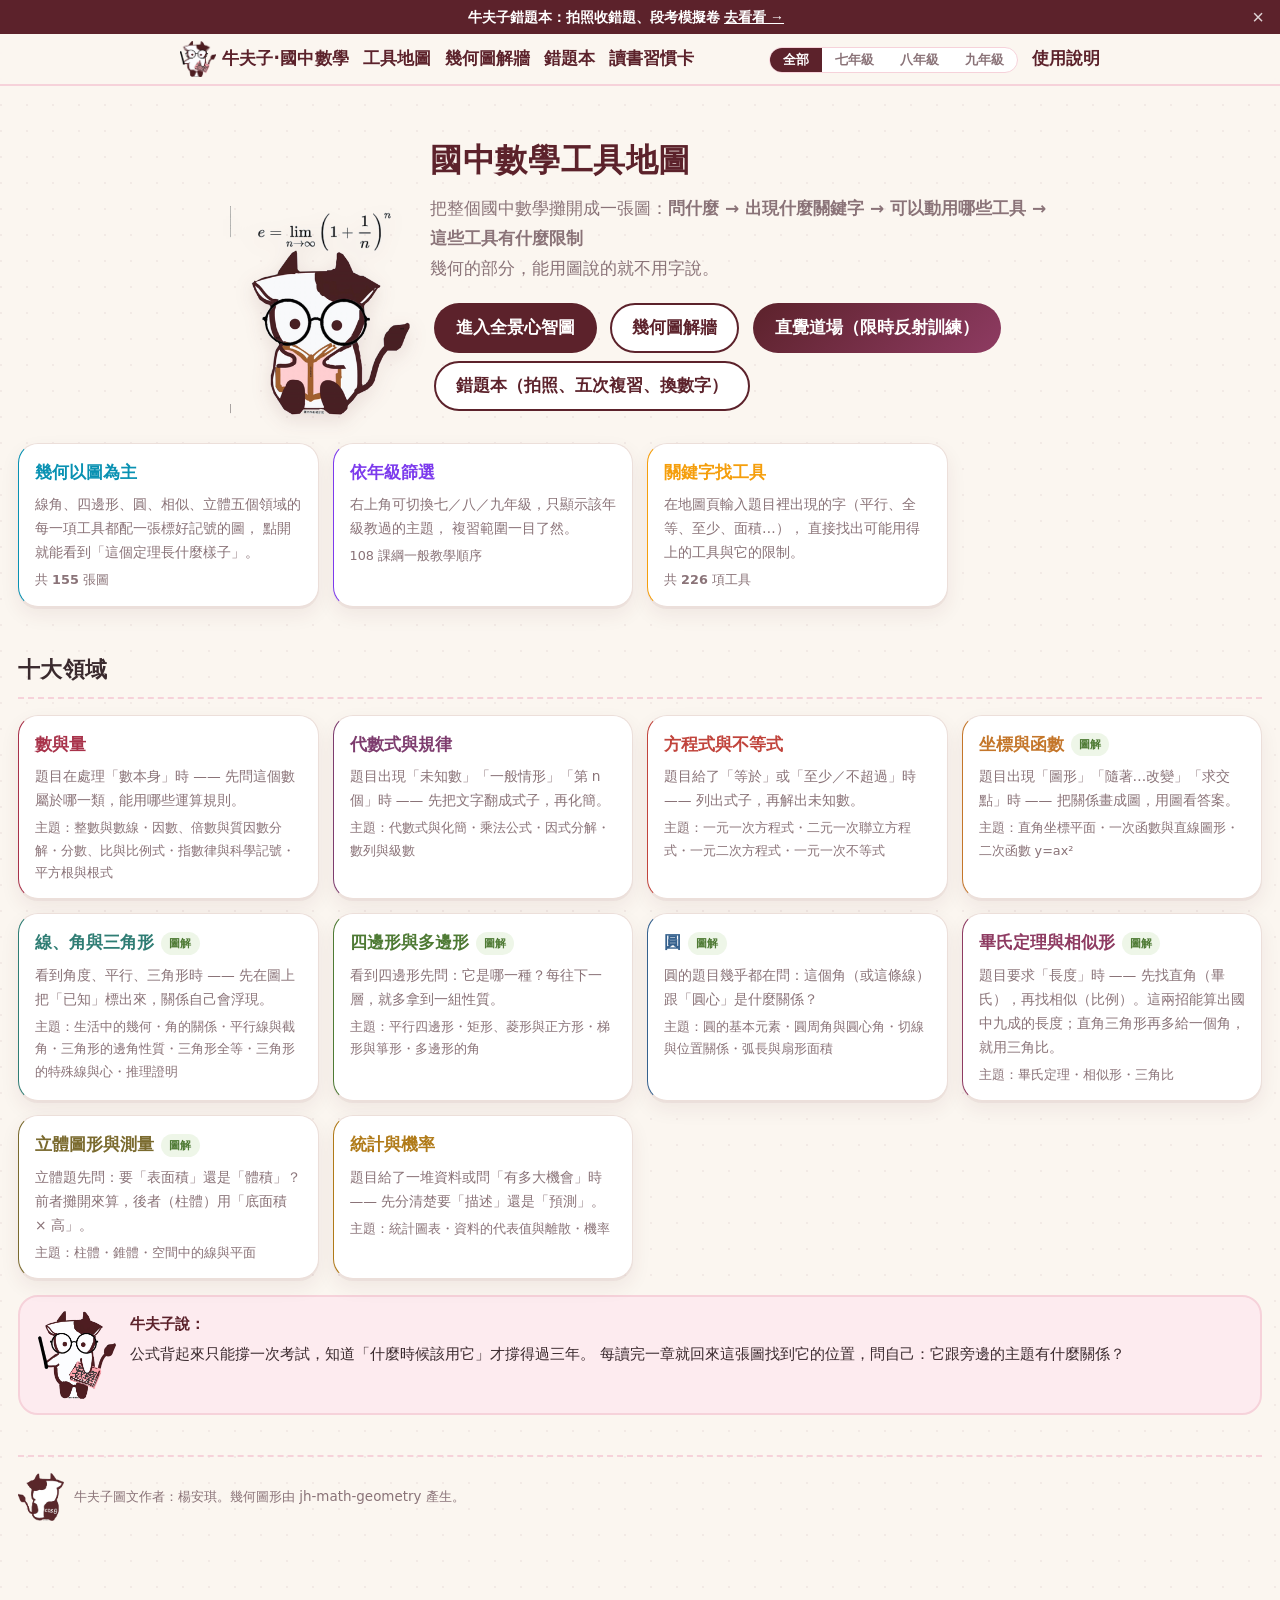
<file: index.html>
<!DOCTYPE html>
<html lang="zh-Hant">
<head>
<meta charset="UTF-8">
<meta name="viewport" content="width=device-width, initial-scale=1">
<title>國中數學工具地圖｜知識體系心智圖</title>
<link rel="stylesheet" href="assets/style.css">
<link rel="stylesheet" href="assets/mapstyle.css">
<link rel="stylesheet" href="assets/figstyle.css">
<link rel="stylesheet" href="assets/theme-cow.css">
</head>
<body>
<div class="topbar"><div class="topbar-inner">
  <a class="cow-brand" href="index.html"><img class="cow-logo" src="assets/mascot/web/cow_stand.png" alt="牛夫子"><span class="brand-t">牛夫子‧國中數學</span></a>
  <a href="map.html">工具地圖</a>
  <a href="gallery.html">幾何圖解牆</a>
  <a href="https://wrongbook.niufutzu.com/?from=jh_site">錯題本</a>
  <a href="https://wrongbook.niufutzu.com/habits?from=jh_site">讀書習慣卡</a>
  <span class="spacer"></span>
  <span id="gradeSwitch"></span>
  <a href="guide.html">使用說明</a>
</div></div>

<div class="wrap-wide">
  <div class="map-hero">
    <div class="hero-row">
      <img class="hero-cow" src="assets/mascot/web/cow_scholar.png" alt="讀書中的牛夫子">
      <div class="hero-text">
        <h1>國中數學工具地圖</h1>
        <p>把整個國中數學攤開成一張圖：<b>問什麼 → 出現什麼關鍵字 → 可以動用哪些工具 → 這些工具有什麼限制</b><br>
        幾何的部分，能用圖說的就不用字說。</p>
        <p style="margin-top:16px">
          <a href="map.html" style="display:inline-block;background:var(--cow-wine);color:#fff;text-decoration:none;
             padding:10px 22px;border-radius:999px;font-weight:700;margin:4px">進入全景心智圖</a>
          <a href="gallery.html" style="display:inline-block;background:#fff;color:var(--cow-wine);text-decoration:none;
             border:2px solid var(--cow-wine);padding:8px 20px;border-radius:999px;font-weight:700;margin:4px">幾何圖解牆</a>
          <a href="reflex.html" style="display:inline-block;background:linear-gradient(135deg,#5c222b,#8e3b62);color:#fff;
             text-decoration:none;padding:10px 22px;border-radius:999px;font-weight:700;margin:4px">直覺道場（限時反射訓練）</a>
          <a href="https://wrongbook.niufutzu.com/?from=jh_site" style="display:inline-block;background:#fff;color:var(--cow-wine);text-decoration:none;
             border:2px solid var(--cow-wine);padding:8px 20px;border-radius:999px;font-weight:700;margin:4px">錯題本（拍照、五次複習、換數字）</a>
        </p>
      </div>
    </div>
  </div>

  <div id="gradeBanner"></div>

  <div class="dom-grid" style="margin-top:22px">
    <div class="dom-card" style="border-left-color:#0891b2;cursor:default">
      <span class="dc-t" style="color:#0891b2">幾何以圖為主</span>
      <span class="dc-a">線角、四邊形、圓、相似、立體五個領域的每一項工具都配一張標好記號的圖，
      點開就能看到「這個定理長什麼樣子」。</span>
      <span class="dc-k">共 <b id="figN">—</b> 張圖</span>
    </div>
    <div class="dom-card" style="border-left-color:#7c3aed;cursor:default">
      <span class="dc-t" style="color:#7c3aed">依年級篩選</span>
      <span class="dc-a">右上角可切換七／八／九年級，只顯示該年級教過的主題，
      複習範圍一目了然。</span>
      <span class="dc-k">108 課綱一般教學順序</span>
    </div>
    <div class="dom-card" style="border-left-color:#f59e0b;cursor:default">
      <span class="dc-t" style="color:#f59e0b">關鍵字找工具</span>
      <span class="dc-a">在地圖頁輸入題目裡出現的字（平行、全等、至少、面積…），
      直接找出可能用得上的工具與它的限制。</span>
      <span class="dc-k">共 <b id="toolN">—</b> 項工具</span>
    </div>
  </div>

  <h2 class="sec">十大領域</h2>
  <div id="domCards"></div>

  <div class="cow-say">
    <img src="assets/mascot/web/cow_teach.png" alt="拿著指揮棒的牛夫子">
    <div class="say-body">
      <span class="say-t">牛夫子說：</span>
      公式背起來只能撐一次考試，知道「什麼時候該用它」才撐得過三年。
      每讀完一章就回來這張圖找到它的位置，問自己：它跟旁邊的主題有什麼關係？
    </div>
  </div>

  <div class="cow-credit">
    <img src="assets/mascot/web/cow_cos.png" alt="牛夫子的背影">
    <span>牛夫子圖文作者：楊安琪。幾何圖形由 jh-math-geometry 產生。</span>
  </div>
</div>

<script src="data/figs.js"></script>
<script src="data/toolmap.js"></script>
<script src="data/jm-1-number.js"></script>
<script src="data/jm-2-algebra.js"></script>
<script src="data/jm-3-equation.js"></script>
<script src="data/jm-4-function.js"></script>
<script src="data/jm-5-angle.js"></script>
<script src="data/jm-6-quad.js"></script>
<script src="data/jm-7-circle.js"></script>
<script src="data/jm-8-similar.js"></script>
<script src="data/jm-9-solid.js"></script>
<script src="data/jm-10-stat.js"></script>
<script src="assets/jmap.js"></script>
<script>
document.addEventListener("DOMContentLoaded", function () {
  MathMap.mountGradeSwitch("gradeSwitch");
  MathMap.renderGradeBanner("gradeBanner");
  MathMap.renderDomainCards("domCards");
  document.getElementById("figN").textContent = MathMap.figCount();
  document.getElementById("toolN").textContent = MathMap.allTools().length;
});
</script>
<script src="assets/wb-back.js"></script>
<script src="assets/wb-promo.js"></script>
</body>
</html>
</file>
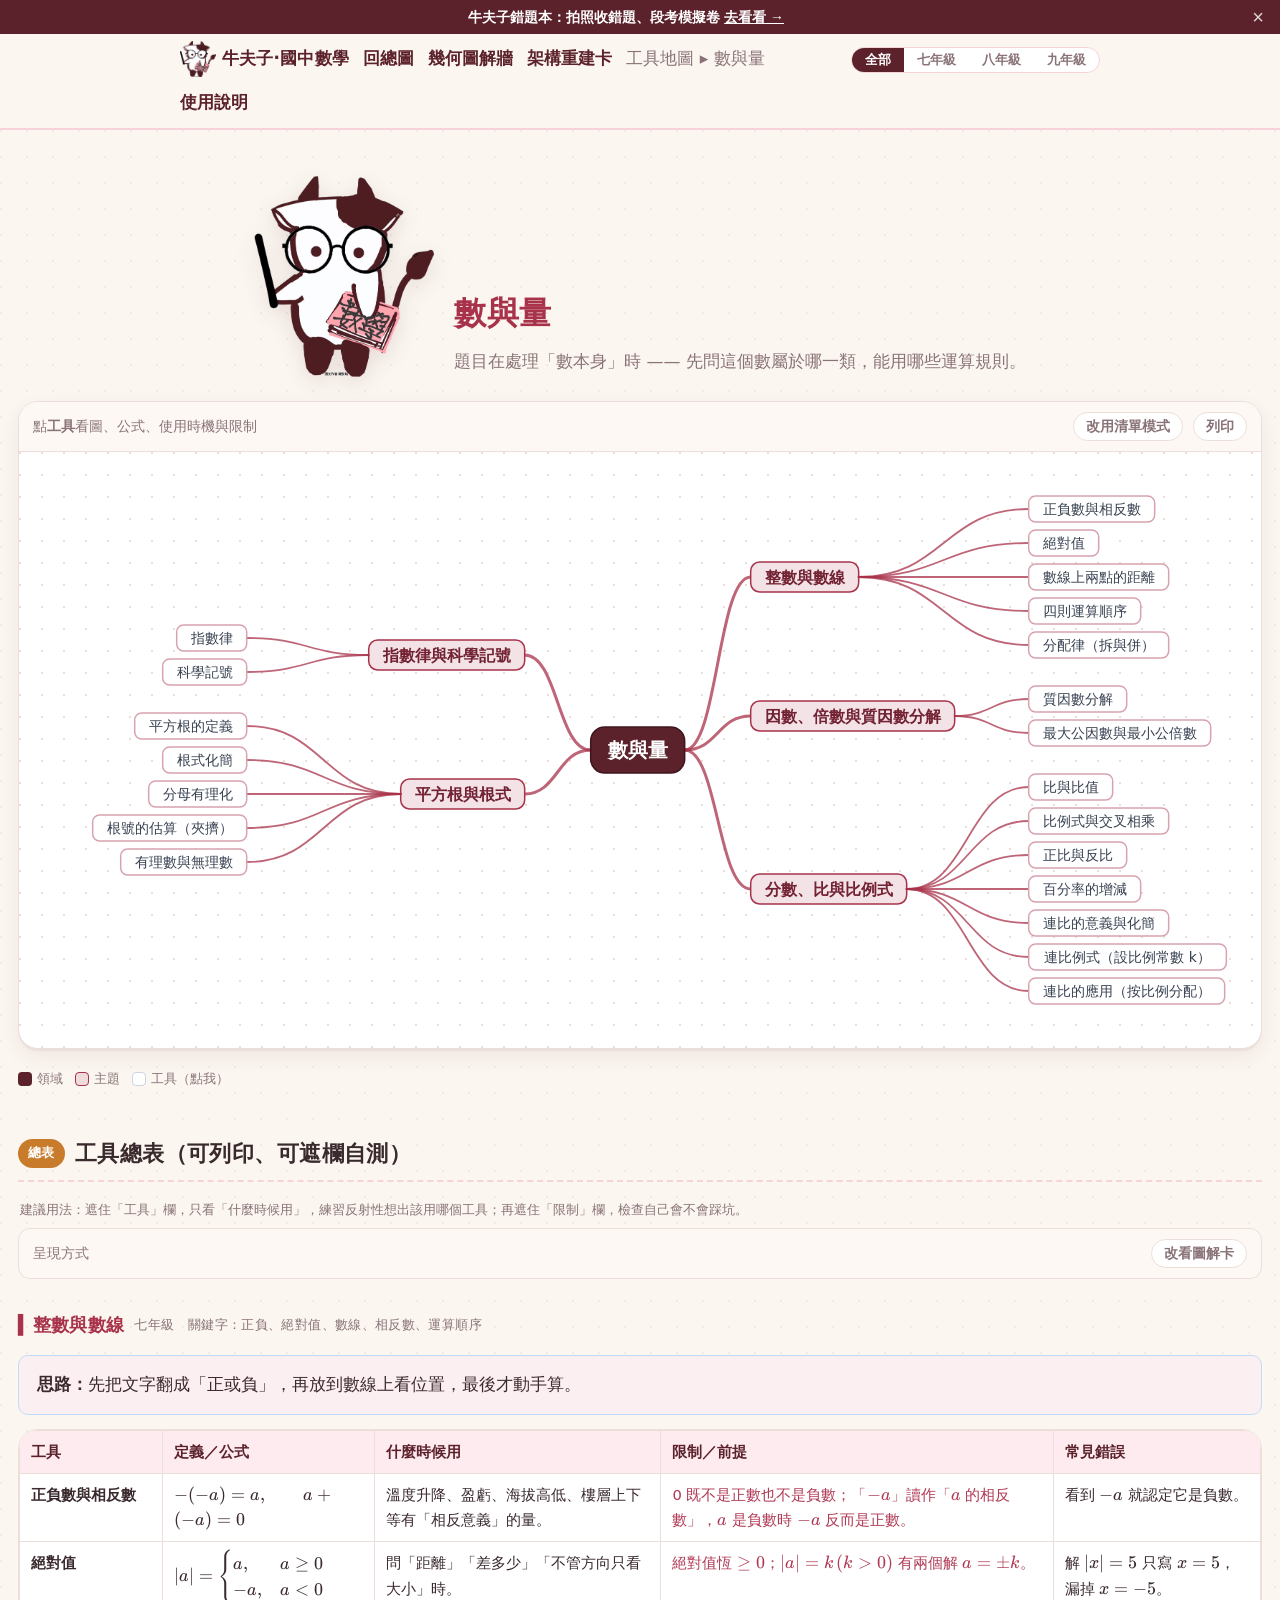
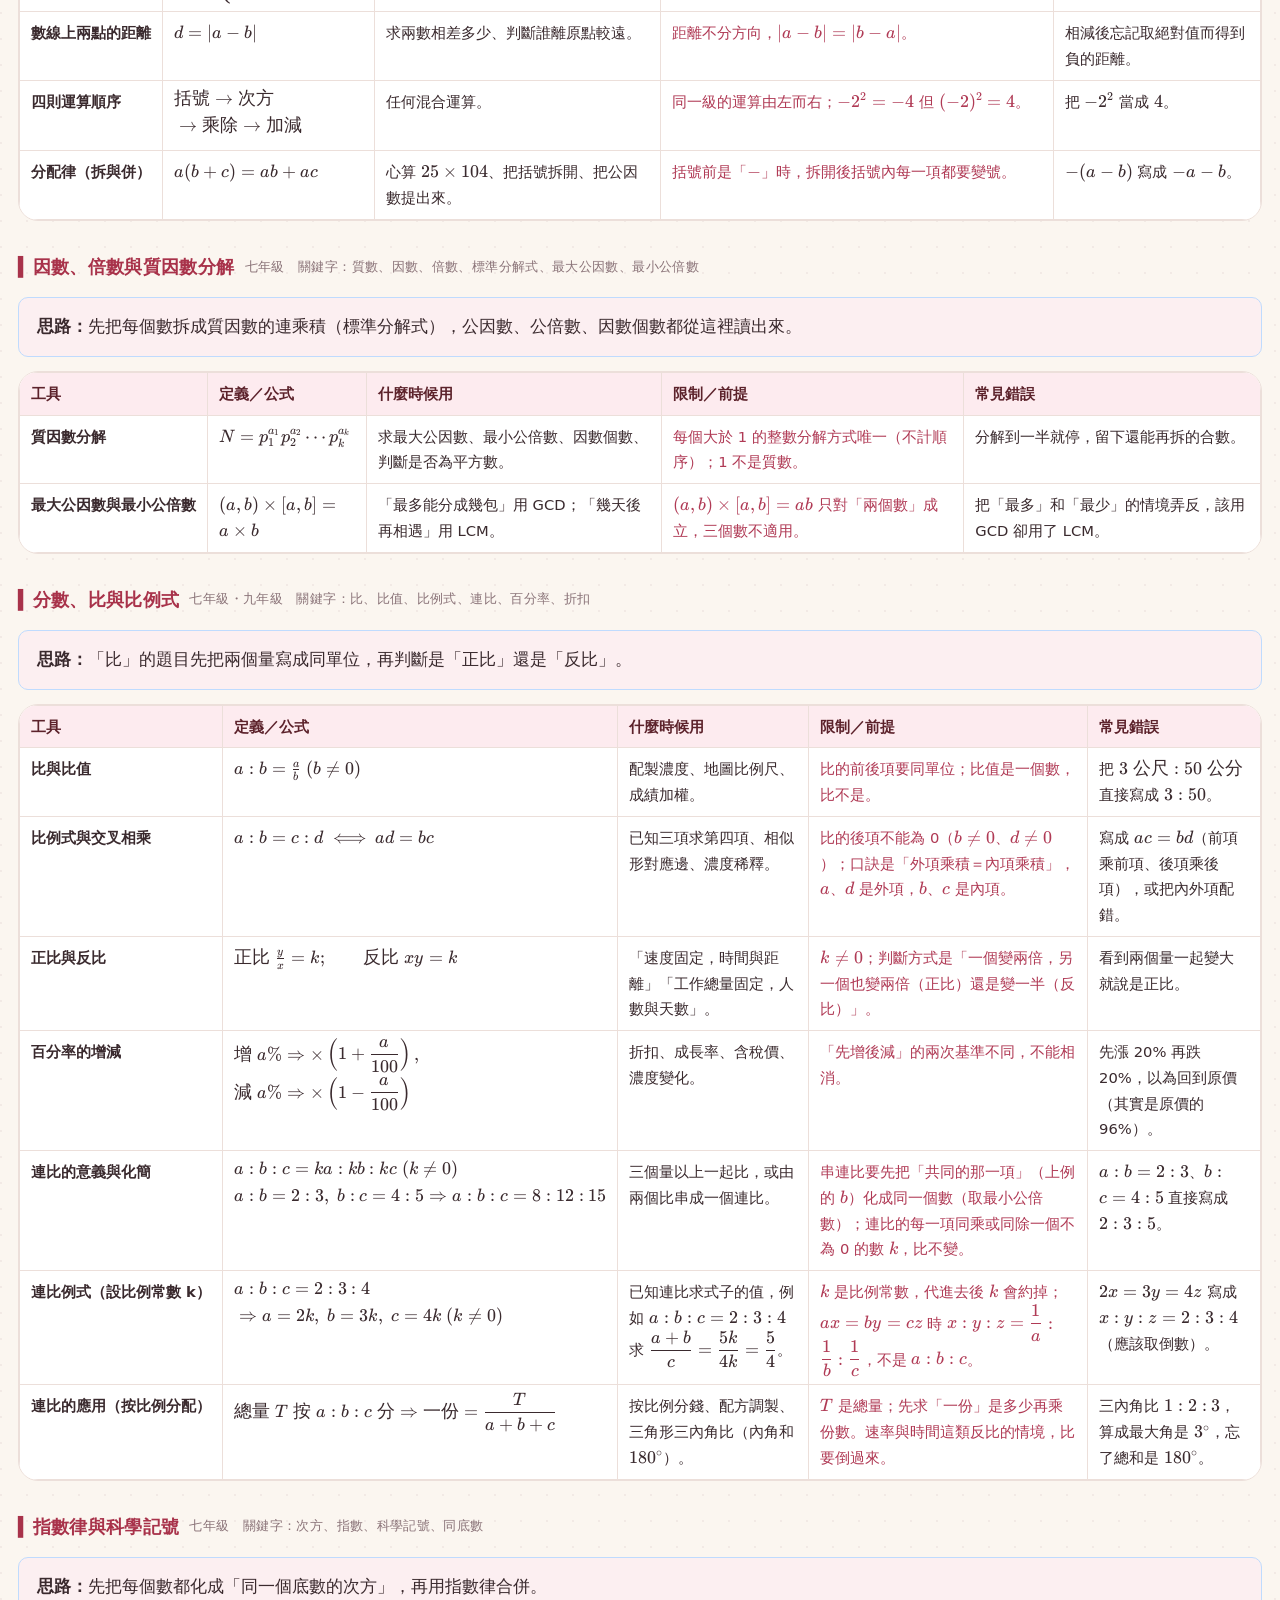
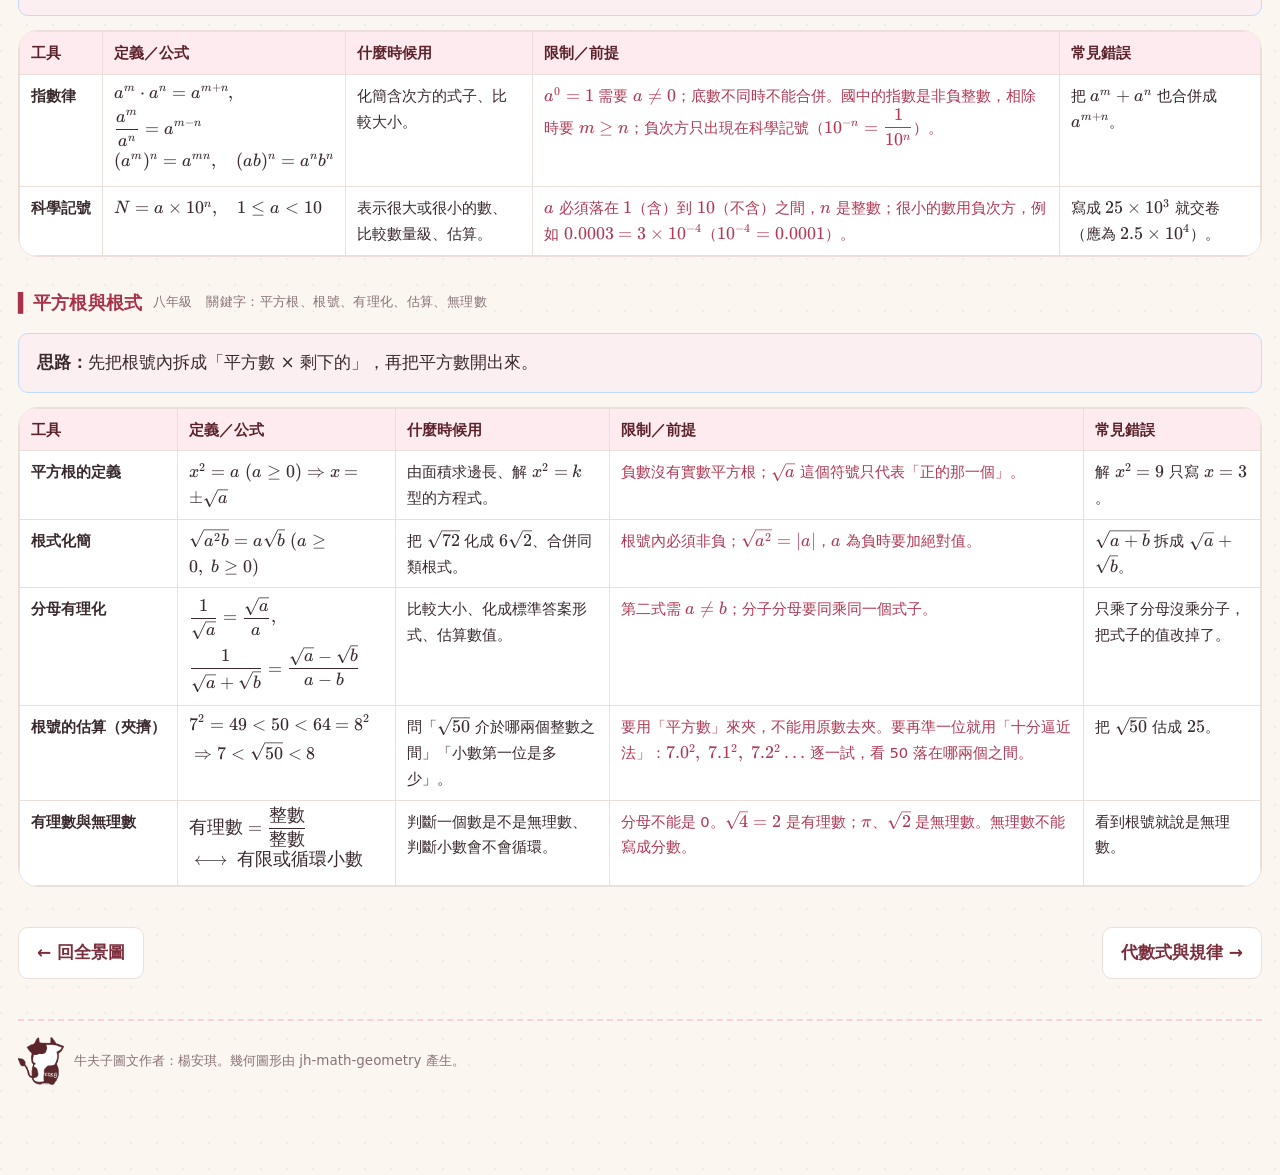
<file: branch.html>
<!DOCTYPE html>
<html lang="zh-Hant">
<head>
<meta charset="UTF-8">
<meta name="viewport" content="width=device-width, initial-scale=1">
<title>分支圖｜國中數學工具地圖</title>
<link rel="stylesheet" href="assets/katex/katex.min.css">
<link rel="stylesheet" href="assets/style.css">
<link rel="stylesheet" href="assets/mapstyle.css">
<link rel="stylesheet" href="assets/figstyle.css">
<link rel="stylesheet" href="assets/theme-cow.css">
<script defer src="assets/katex/katex.min.js"></script>
<script defer src="assets/katex/auto-render.min.js"></script>
</head>
<body>
<div class="topbar"><div class="topbar-inner">
  <a class="cow-brand" href="index.html"><img class="cow-logo" src="assets/mascot/web/cow_stand.png" alt="牛夫子"><span class="brand-t">牛夫子‧國中數學</span></a>
  <a href="map.html">回總圖</a>
  <a href="gallery.html">幾何圖解牆</a>
  <a href="frame.html">架構重建卡</a>
  <span class="crumb" id="crumb">分支圖</span>
  <span class="spacer"></span>
  <span id="gradeSwitch"></span>
  <a href="guide.html">使用說明</a>
</div></div>

<div class="wrap-wide">
  <div class="map-hero">
    <div class="hero-row">
      <img class="hero-cow" src="assets/mascot/web/cow_baton.png" alt="拿著指揮棒上課的牛夫子">
      <div class="hero-text">
        <h1 id="domTitle">—</h1>
        <p id="domAsk"></p>
      </div>
    </div>
  </div>

  <div class="mm-shell">
    <div class="mm-bar">
      <span>點<b>工具</b>看圖、公式、使用時機與限制</span>
      <span class="sp"></span>
      <button id="viewToggle">改用清單模式</button>
      <button onclick="window.print()">列印</button>
    </div>
    <div class="mm-scroll" id="branchMap"></div>
  </div>

  <div class="legend">
    <span><i style="background:#5c222b"></i>領域</span>
    <span id="lgTopic"><i></i>主題</span>
    <span><i style="background:#fff;border:1.5px solid #cbd5e1"></i>工具（點我）</span>
  </div>

  <h2 class="sec" id="detailHead"><span class="tag tag-keyword">總表</span>工具總表</h2>
  <p class="kw-hint" id="detailHint">建議用法：遮住「工具」欄，只看「什麼時候用」，練習反射性想出該用哪個工具；再遮住「限制」欄，檢查自己會不會踩坑。</p>
  <div class="mm-bar" style="border:1px solid var(--line);border-radius:12px;margin-bottom:6px">
    <span>呈現方式</span>
    <span class="sp"></span>
    <button id="detailToggle">切換</button>
  </div>
  <div id="toolDetail"></div>

  <div class="ch-nav">
    <a href="map.html">← 回全景圖</a>
    <a id="nextDom" href="#">下一個領域 →</a>
  </div>

  <div class="cow-credit">
    <img src="assets/mascot/web/cow_cos.png" alt="牛夫子的背影">
    <span>牛夫子圖文作者：楊安琪。幾何圖形由 jh-math-geometry 產生。</span>
  </div>
</div>

<script src="data/figs.js"></script>
<script src="data/toolmap.js"></script>
<script src="data/jm-1-number.js"></script>
<script src="data/jm-2-algebra.js"></script>
<script src="data/jm-3-equation.js"></script>
<script src="data/jm-4-function.js"></script>
<script src="data/jm-5-angle.js"></script>
<script src="data/jm-6-quad.js"></script>
<script src="data/jm-7-circle.js"></script>
<script src="data/jm-8-similar.js"></script>
<script src="data/jm-9-solid.js"></script>
<script src="data/jm-10-stat.js"></script>
<script src="assets/jmap.js"></script>
<script>
document.addEventListener("DOMContentLoaded", function () {
  MathMap.mountGradeSwitch("gradeSwitch");
  var doms = MathMap.domains();
  var id = MathMap.param("d") || doms[0].id;
  var dom = MathMap.domainById(id) || doms[0];

  document.title = dom.n + "｜國中數學工具地圖";
  document.getElementById("crumb").textContent = "工具地圖 ▸ " + dom.n;
  var h = document.getElementById("domTitle");
  h.textContent = (dom.icon ? dom.icon + " " : "") + dom.n;
  h.style.color = dom.color;
  document.getElementById("domAsk").textContent = dom.ask;
  document.querySelector("#lgTopic i").style.cssText =
    "background:" + dom.color + "22;border:1.5px solid " + dom.color;

  MathMap.viewController("viewToggle", function (mode) {
    var box = document.getElementById("branchMap");
    box.classList.toggle("list", mode === "list");
    if (mode === "list") MathMap.renderBranchList("branchMap", dom);
    else MathMap.renderBranch("branchMap", dom);
  });

  // 幾何領域預設用「圖卡」，其餘領域預設用「表格」；可用按鈕互換。
  var mode = dom.geo ? "cards" : "table";
  var btn = document.getElementById("detailToggle");
  function paintDetail() {
    if (mode === "cards") {
      MathMap.renderFigCards("toolDetail", dom);
      document.getElementById("detailHead").innerHTML =
        '<span class="tag tag-example">圖解</span>圖解卡（點卡片看細節）';
      document.getElementById("detailHint").textContent =
        "每張卡片就是一個工具：上面是圖，下面是「什麼時候用」與「限制」。看圖想不起名稱時，正是要複習的地方。";
      btn.textContent = "改看工具總表";
    } else {
      MathMap.renderToolTable("toolDetail", dom);
      document.getElementById("detailHead").innerHTML =
        '<span class="tag tag-keyword">總表</span>工具總表（可列印、可遮欄自測）';
      document.getElementById("detailHint").textContent =
        "建議用法：遮住「工具」欄，只看「什麼時候用」，練習反射性想出該用哪個工具；再遮住「限制」欄，檢查自己會不會踩坑。";
      btn.textContent = "改看圖解卡";
    }
  }
  btn.addEventListener("click", function () {
    mode = (mode === "cards") ? "table" : "cards";
    paintDetail();
  });
  paintDetail();

  // 下一個領域
  var idx = doms.indexOf(dom);
  var nxt = doms[(idx + 1) % doms.length];
  var a = document.getElementById("nextDom");
  a.href = "branch.html#d=" + nxt.id;
  a.textContent = (nxt.icon ? nxt.icon + " " : "") + nxt.n + " →";
  a.onclick = function (e) { e.preventDefault(); location.href = a.href; location.reload(); };

  // 若帶 &t=主題，直接開該主題的說明
  var t = MathMap.param("t");
  if (t) {
    (dom.topics || []).forEach(function (tp) {
      if (tp.id !== t) return;
      MathMap.openTool({
        n: tp.n, g: tp.g, fig: tp.fig,
        w: (tp.kw || []).map(function (k) { return "「" + k + "」"; }).join("、"),
        l: tp.flow || ""
      }, dom.n);
    });
  }
});
</script>
<script src="assets/wb-back.js"></script>
<script src="assets/wb-promo.js"></script>
</body>
</html>
</file>
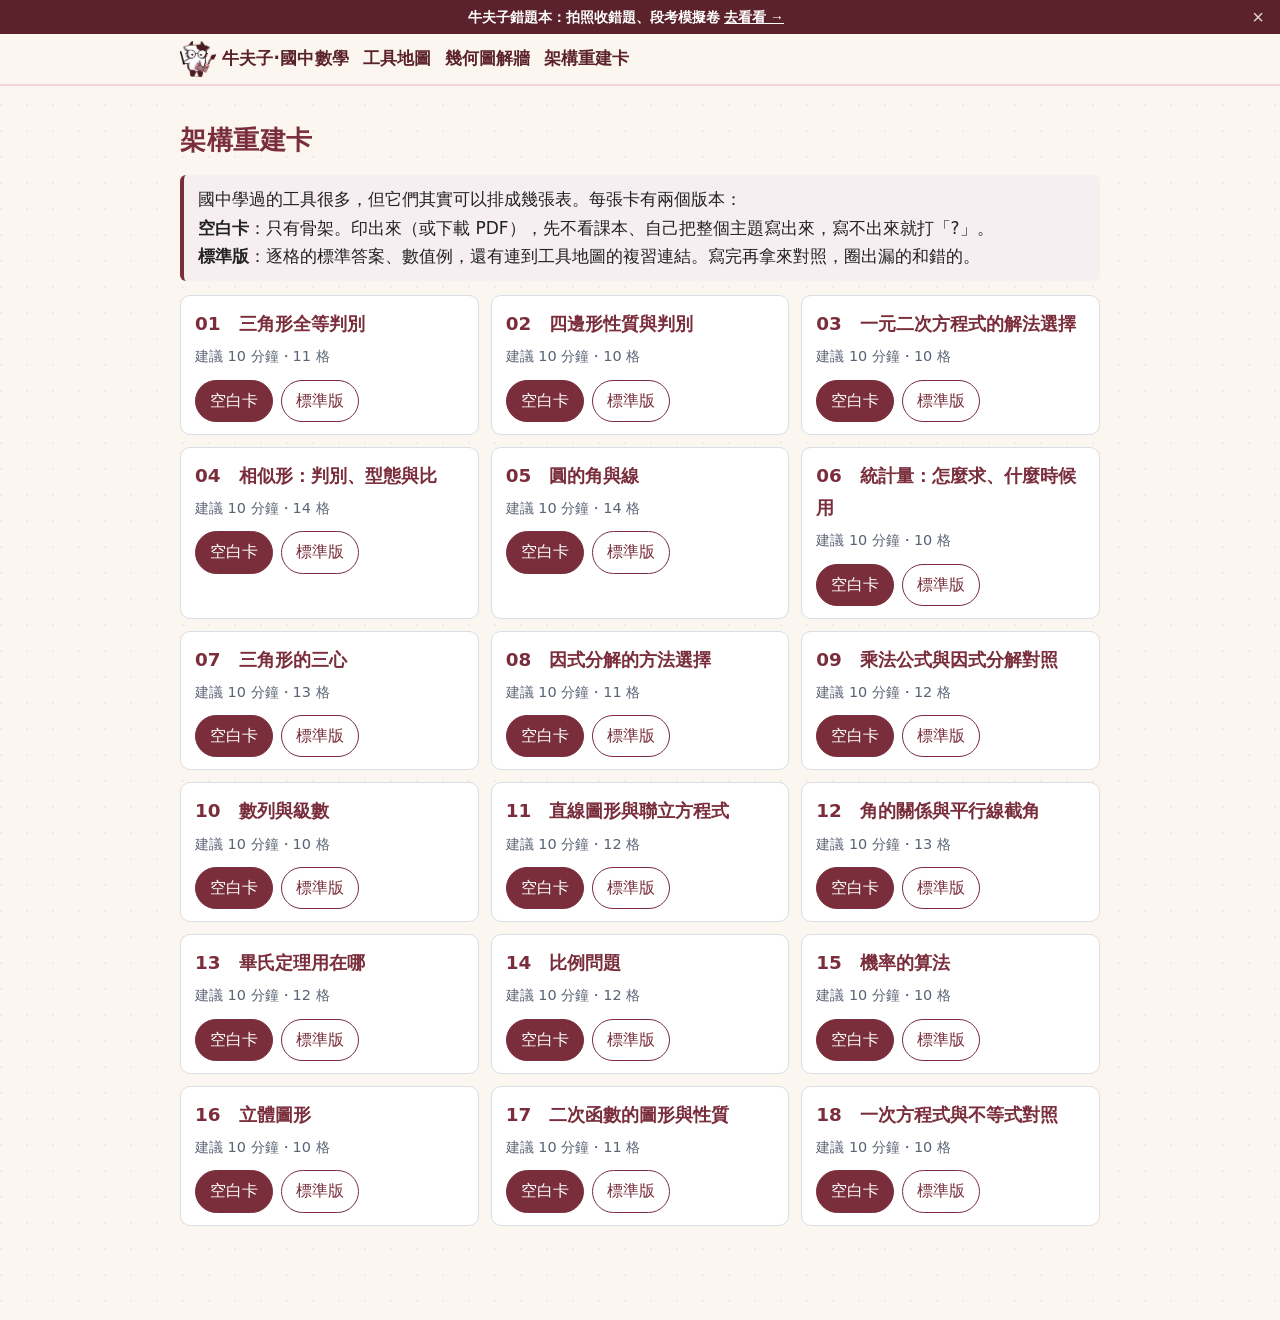
<file: frame.html>
<!DOCTYPE html>
<html lang="zh-Hant">
<head>
<meta charset="UTF-8">
<meta name="viewport" content="width=device-width, initial-scale=1">
<title>架構重建卡｜國中數學工具地圖</title>
<link rel="stylesheet" href="assets/katex/katex.min.css">
<link rel="stylesheet" href="assets/style.css">
<link rel="stylesheet" href="assets/theme-cow.css">
<link rel="stylesheet" href="assets/frame.css?v=20261127">
<script defer src="assets/katex/katex.min.js"></script>
<script defer src="assets/katex/auto-render.min.js"></script>
</head>
<!-- 頁型與高中共用（高中數學教學系統/_scripts/frame_cards/FORMAT.md §6）；assets/frame.js、frame.css 從高中複製，不要在這裡改 -->
<body data-stage="jh">
<div class="topbar"><div class="topbar-inner">
  <a class="cow-brand" href="index.html"><img class="cow-logo" src="assets/mascot/web/cow_stand.png" alt="牛夫子"><span class="brand-t">牛夫子‧國中數學</span></a>
  <a href="map.html">工具地圖</a>
  <a href="gallery.html">幾何圖解牆</a>
  <a href="frame.html">架構重建卡</a>
  <span class="spacer"></span>
</div></div>

<div class="wrap fr-wrap">
  <div id="frApp"><p class="fr-note">載入中…</p></div>
</div>

<script src="data/frame.js?v=20261031"></script>
<script src="data/frame-figs.js?v=20261127"></script>
<!-- 每張卡一個檔；老師定稿的卡才加（PDF 也要複製到 assets/frame-pdf/<兩位編號>-<id>-blank|std.pdf） -->
<script src="data/frame-cong.js?v=20261127"></script>
<script src="data/frame-quadri.js?v=20261127"></script>
<script src="data/frame-quadeq.js?v=20261127"></script>
<script src="data/frame-sim.js?v=20261127"></script>
<script src="data/frame-circle.js?v=20261127"></script>
<script src="data/frame-stat.js?v=20261127"></script>
<script src="data/frame-center.js?v=20261127"></script>
<script src="data/frame-factor.js?v=20261127"></script>
<script src="data/frame-mulfac.js?v=20261127"></script>
<script src="data/frame-seq.js?v=20261127"></script>
<script src="data/frame-lin.js?v=20261127"></script>
<script src="data/frame-angle.js?v=20261127"></script>
<script src="data/frame-pyth.js?v=20261127"></script>
<script src="data/frame-ratio.js?v=20261127"></script>
<script src="data/frame-prob.js?v=20261127"></script>
<script src="data/frame-solid.js?v=20261127"></script>
<script src="data/frame-quadfn.js?v=20261127"></script>
<script src="data/frame-ineq.js?v=20261127"></script>
<script src="assets/frame.js?v=20261127"></script>
<script src="assets/wb-back.js"></script>
<script src="assets/wb-promo.js"></script>
</body>
</html>
</file>
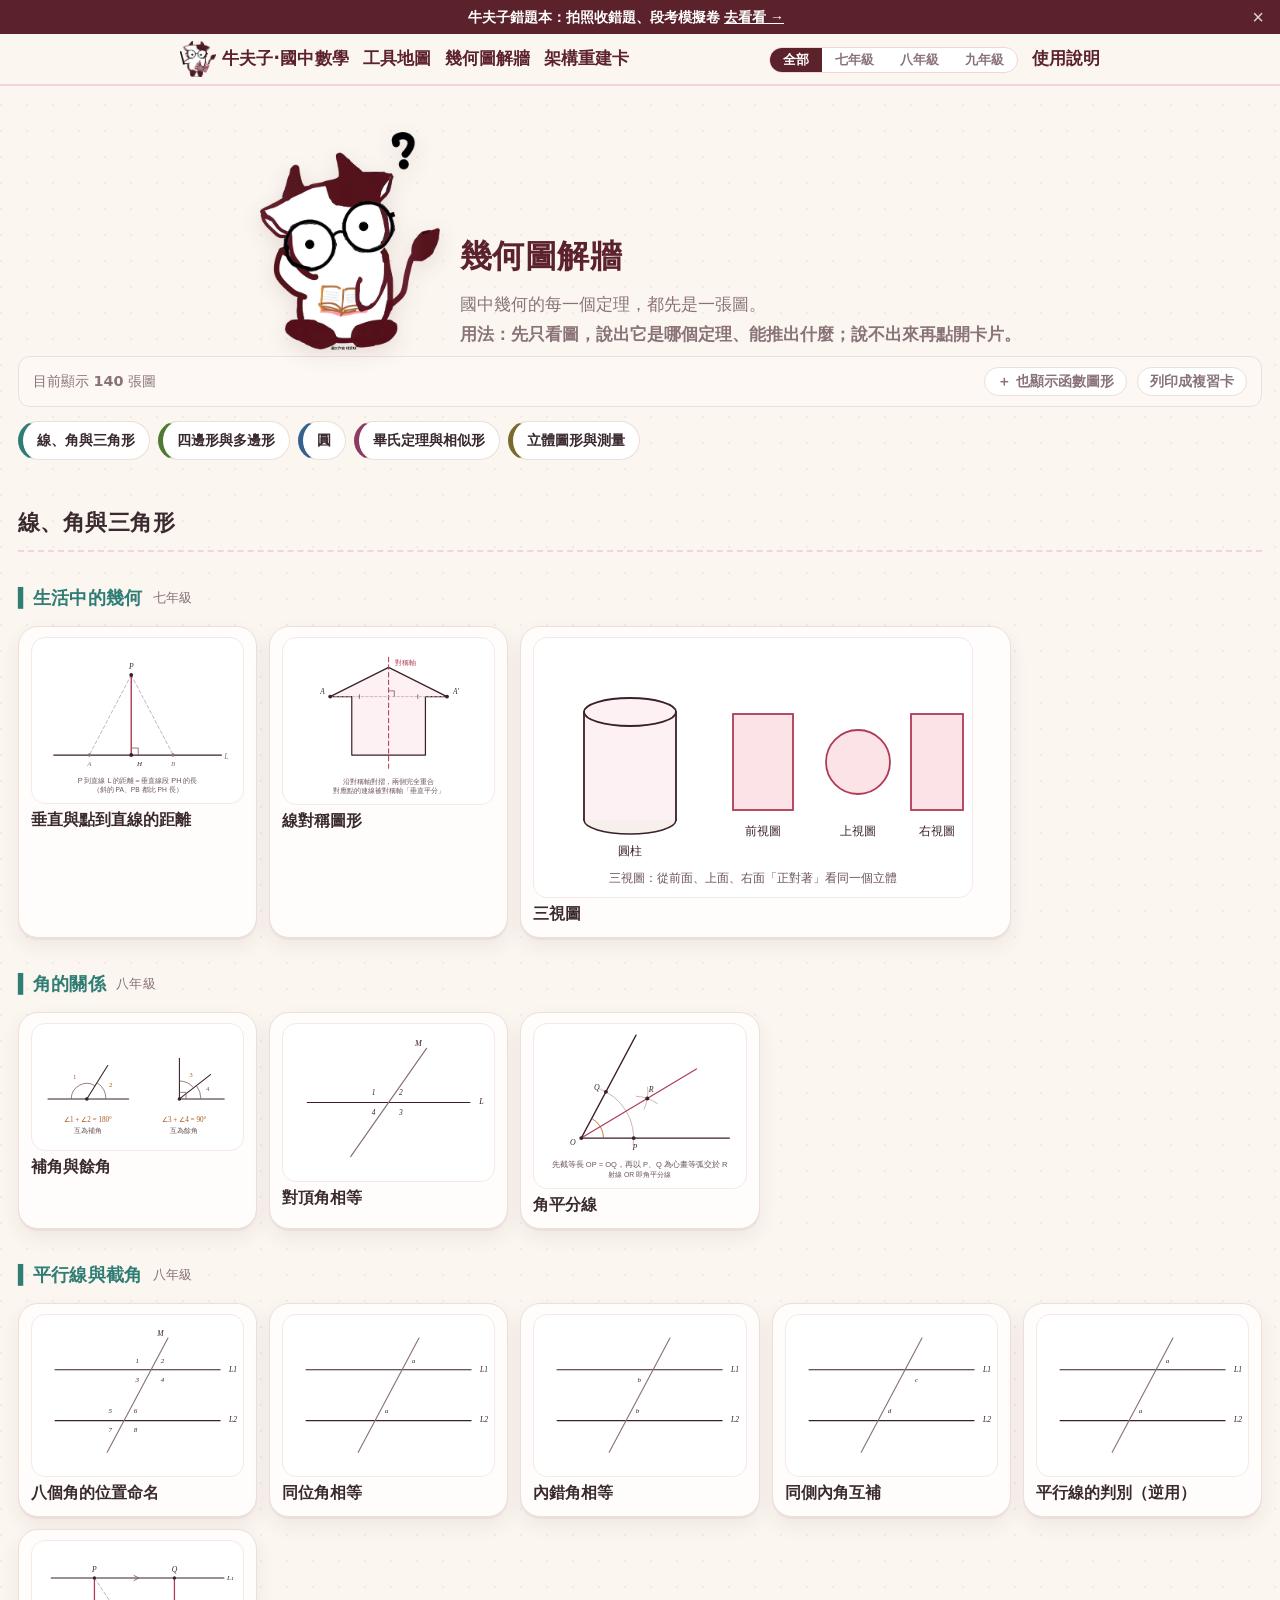
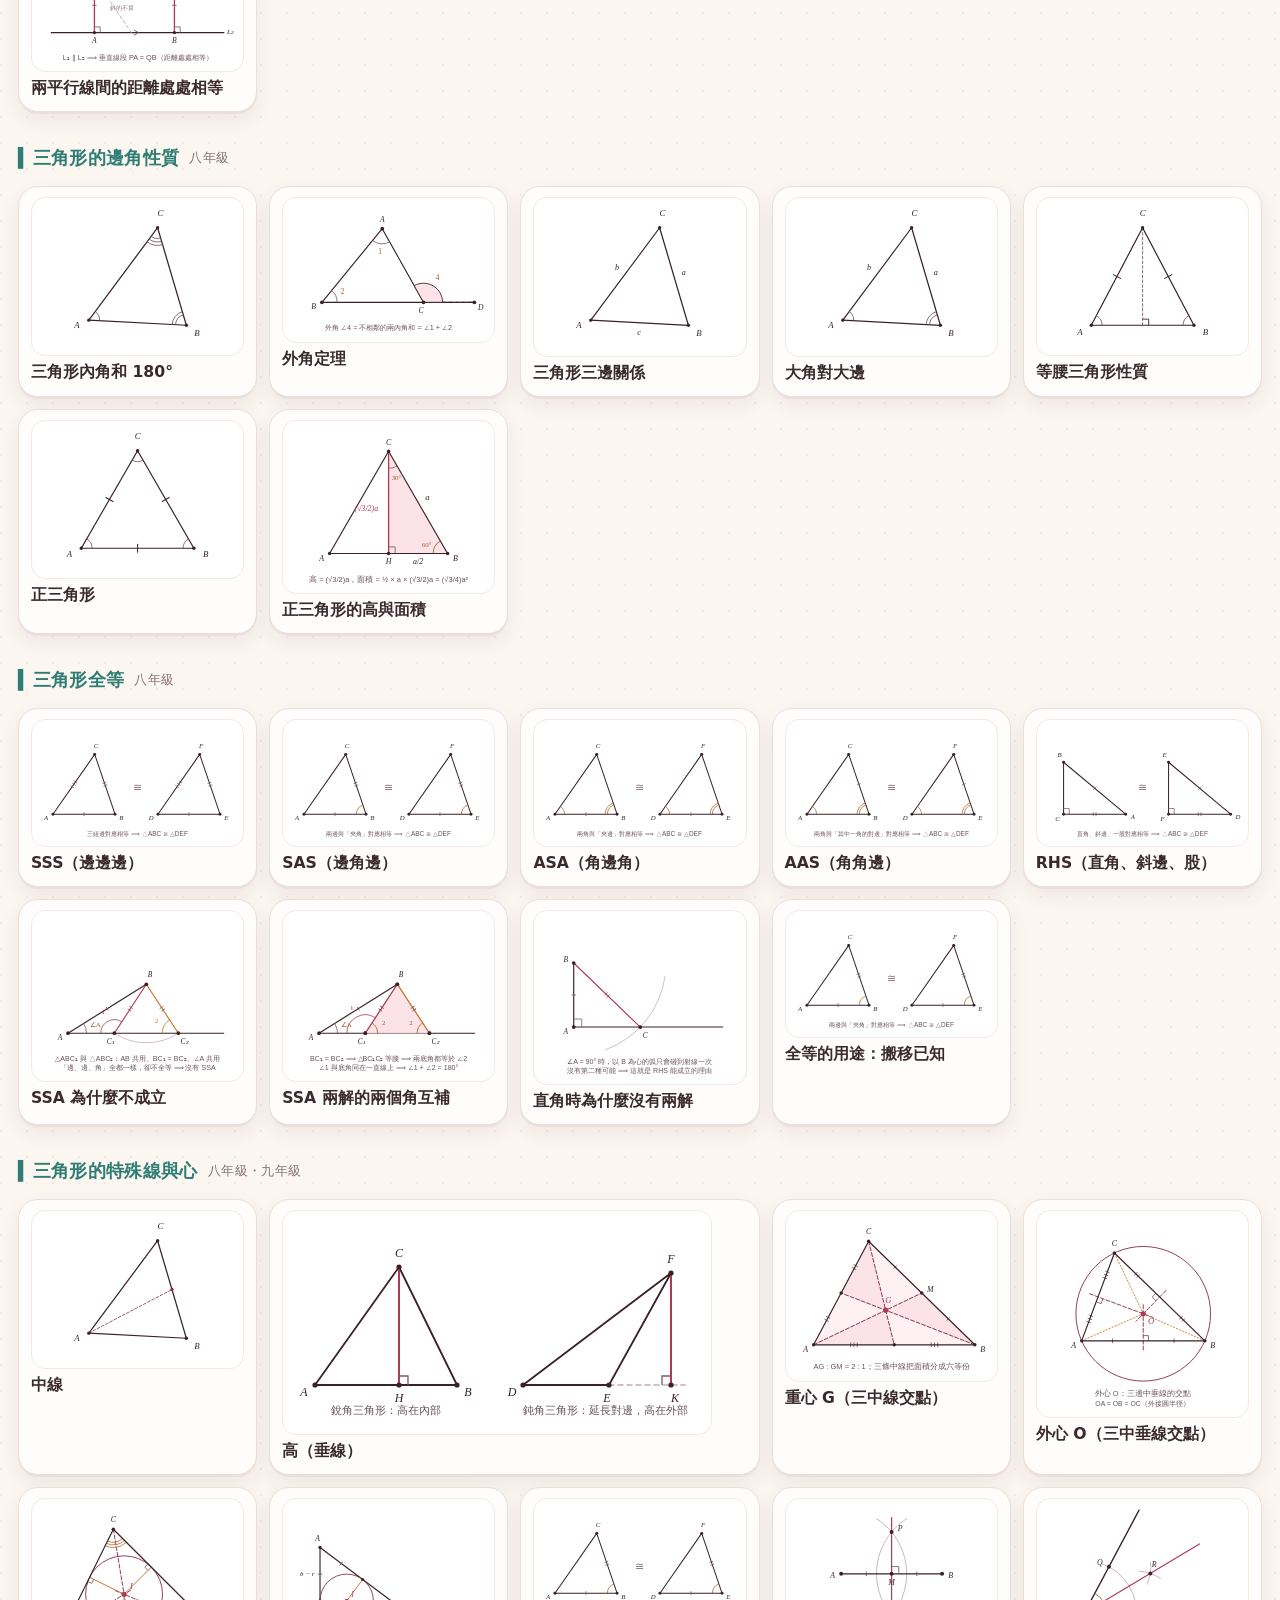
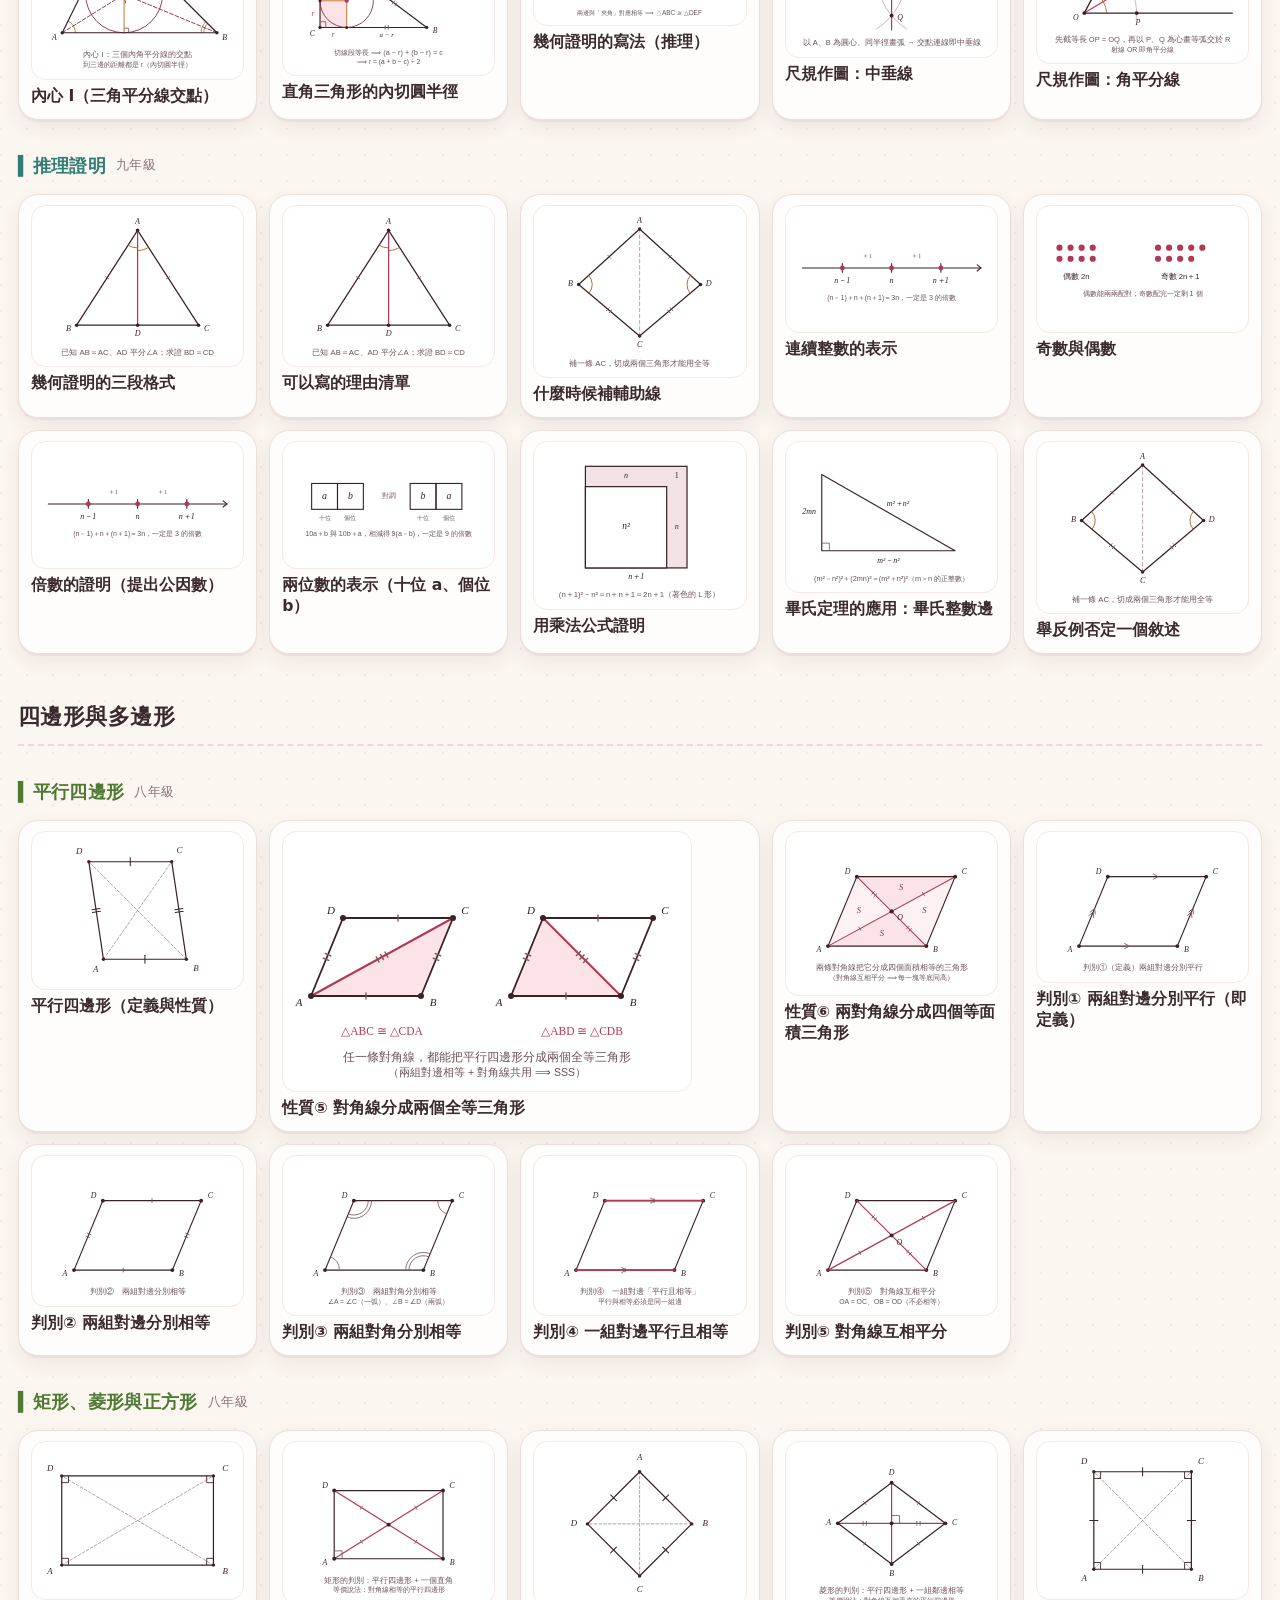
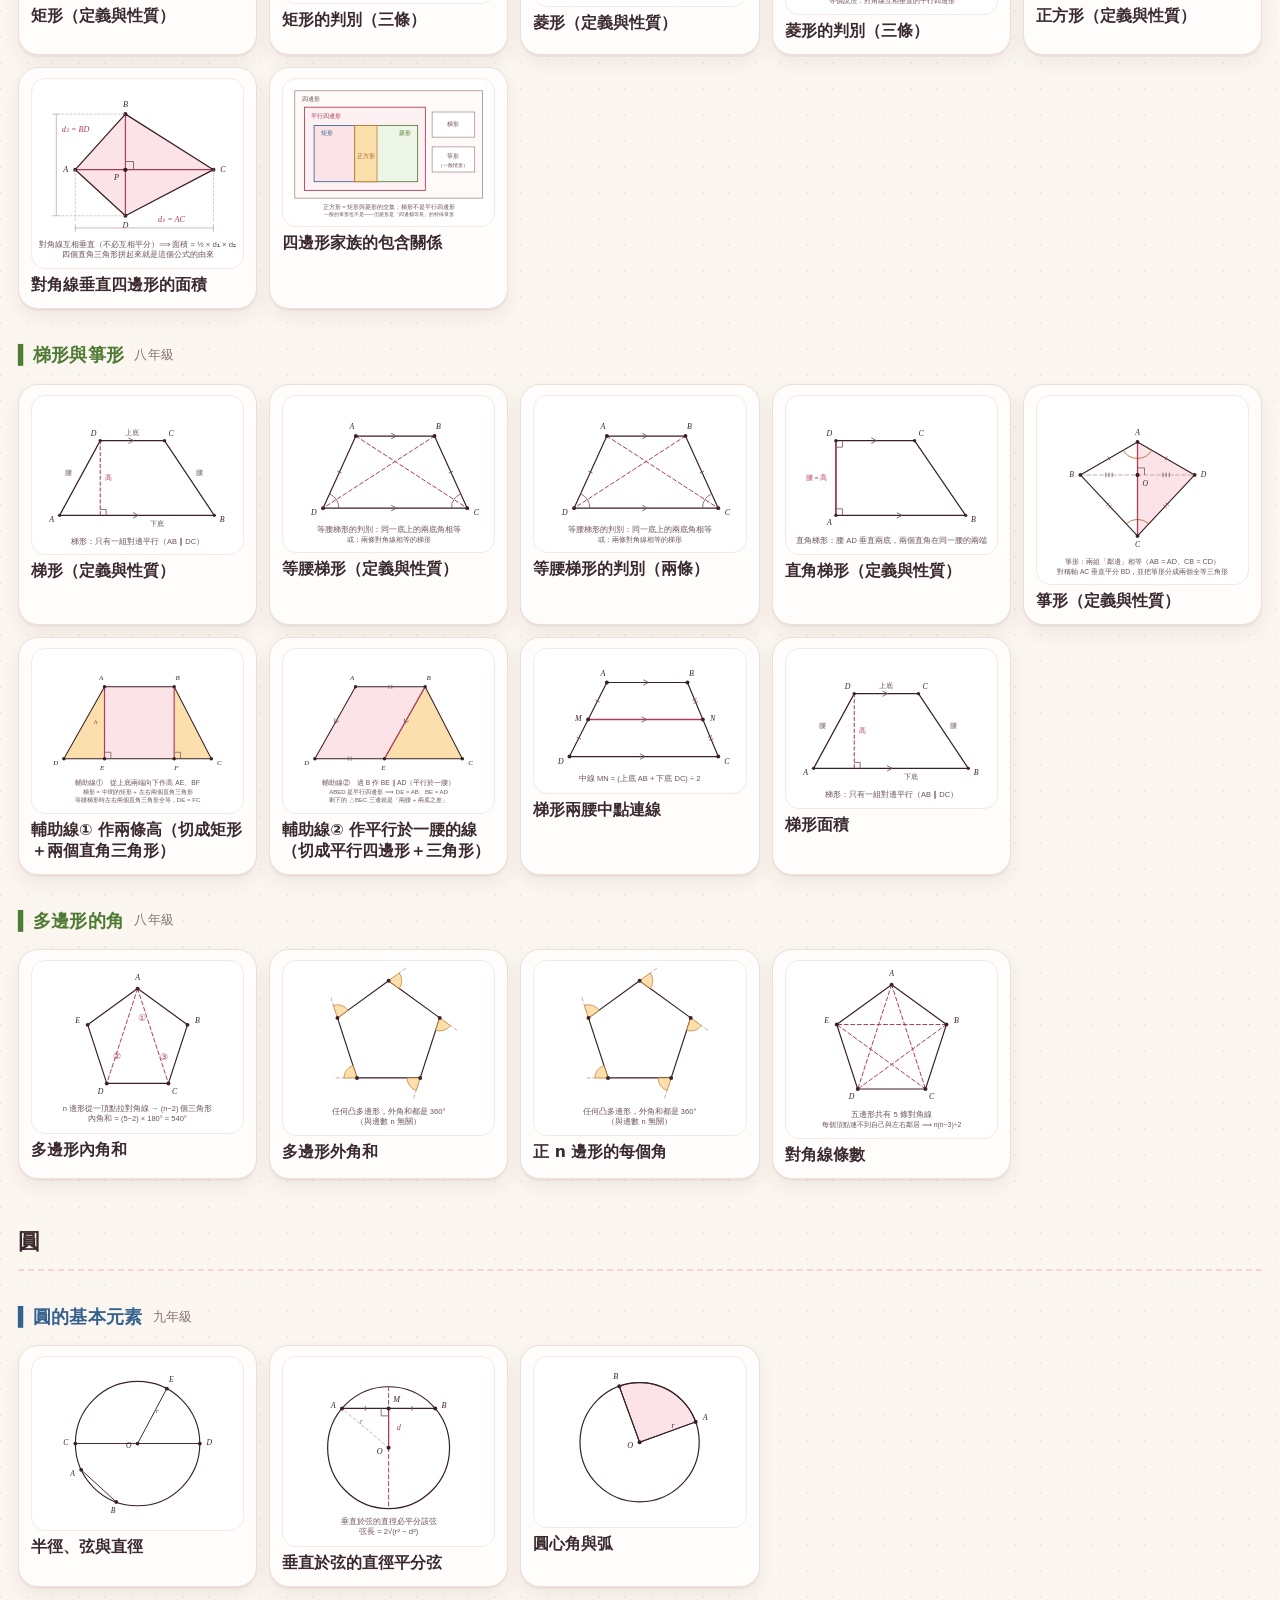
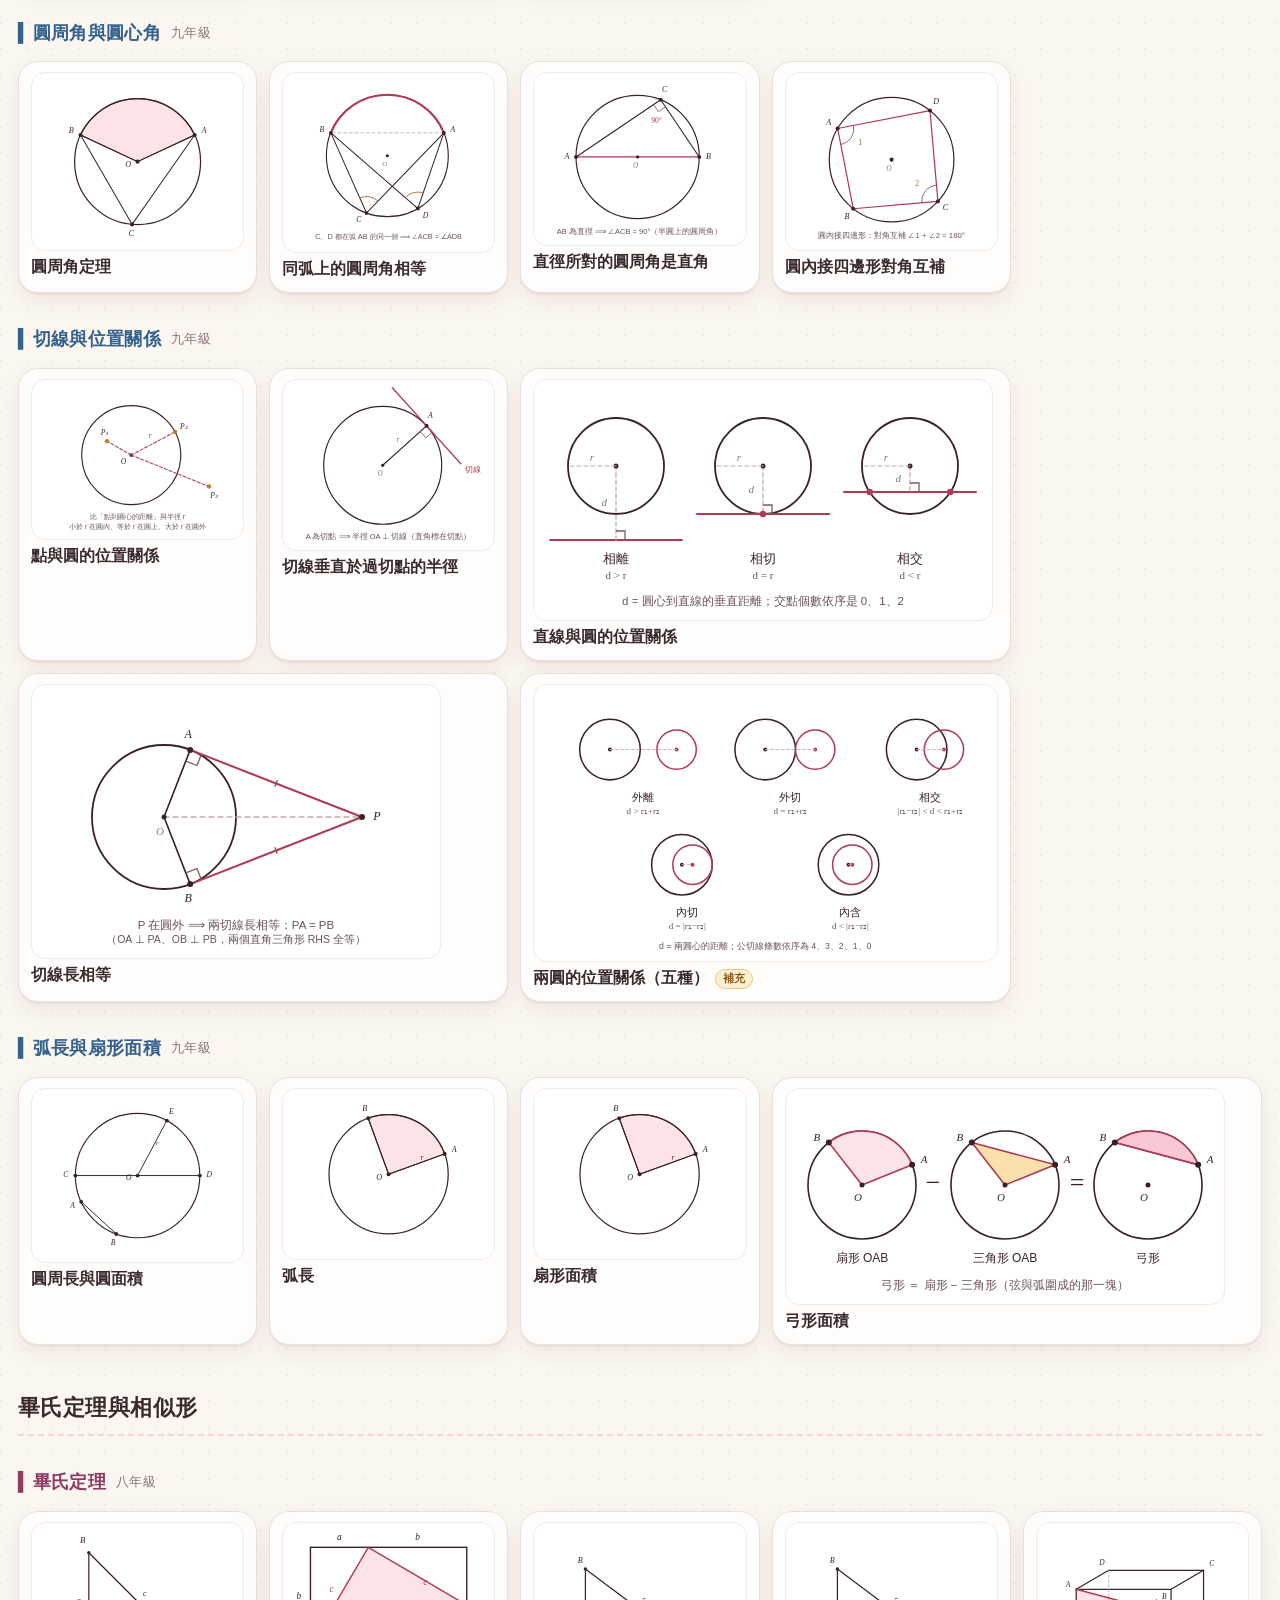
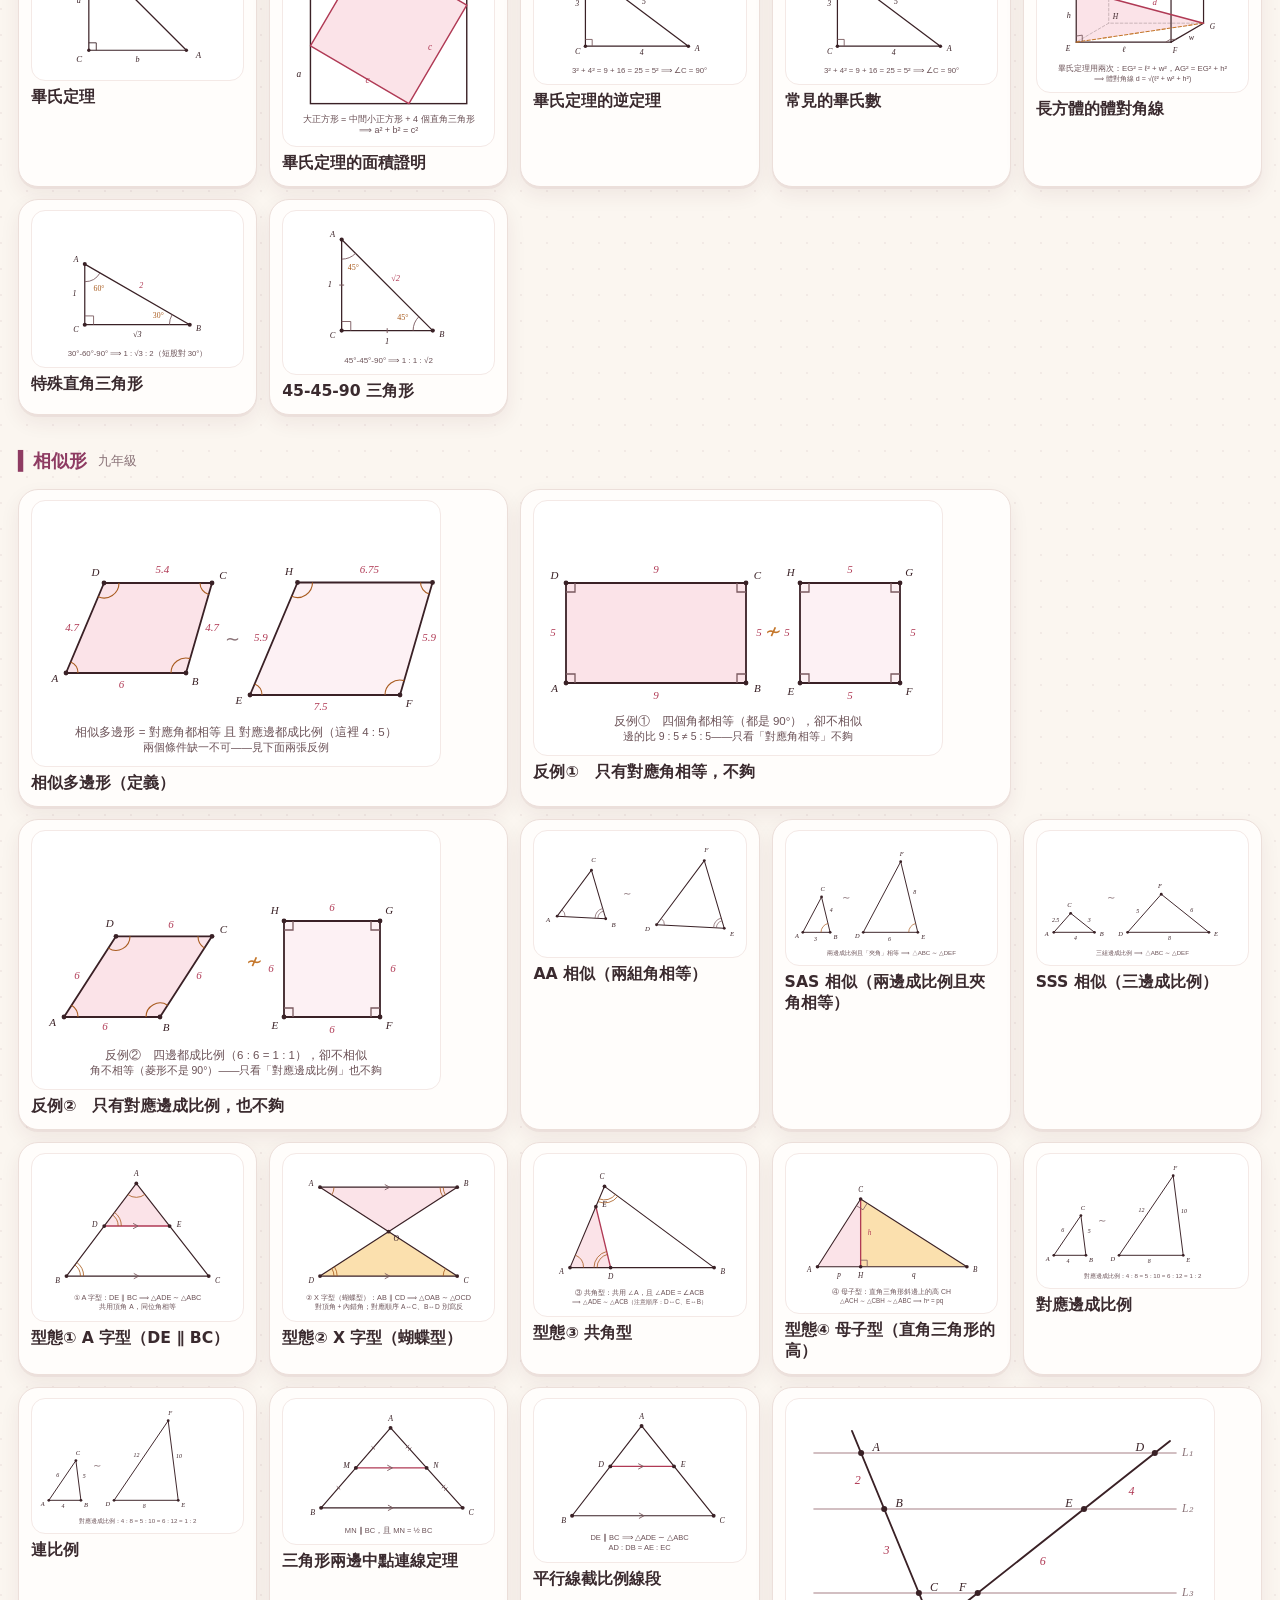
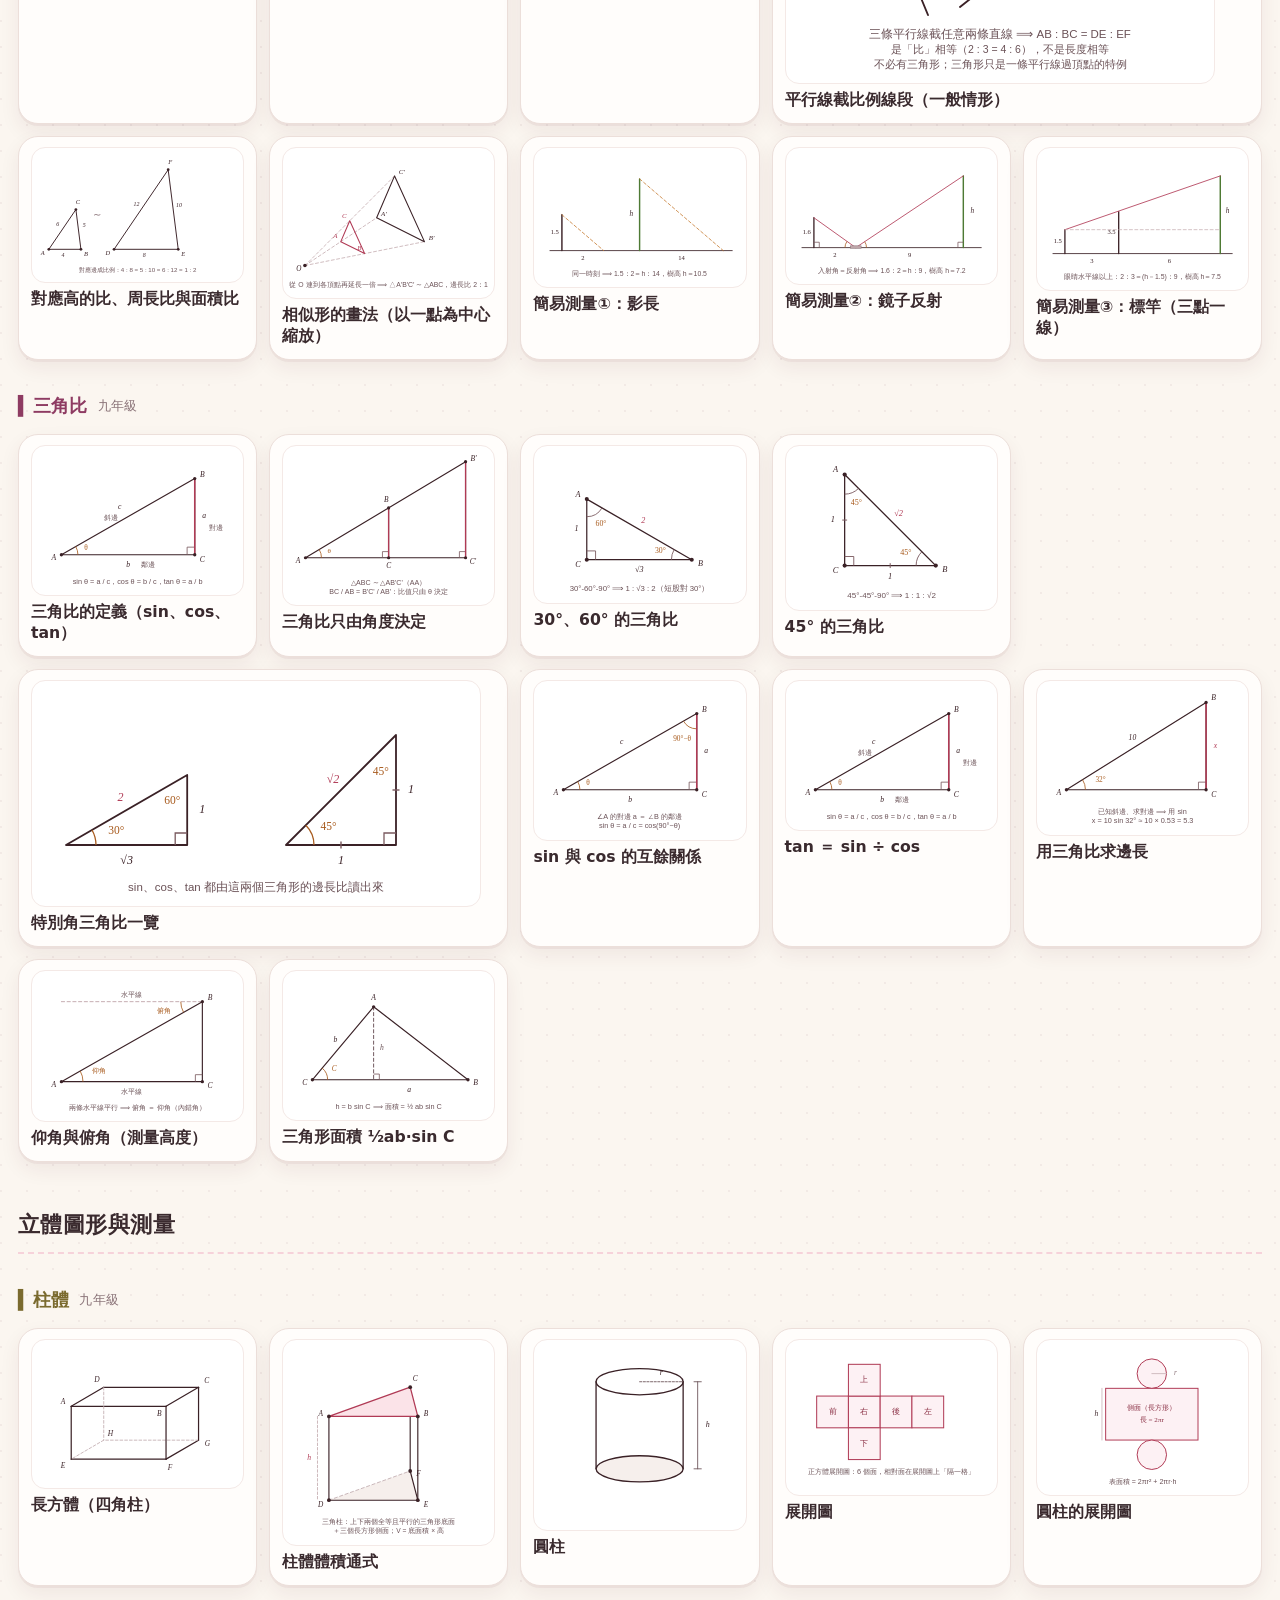
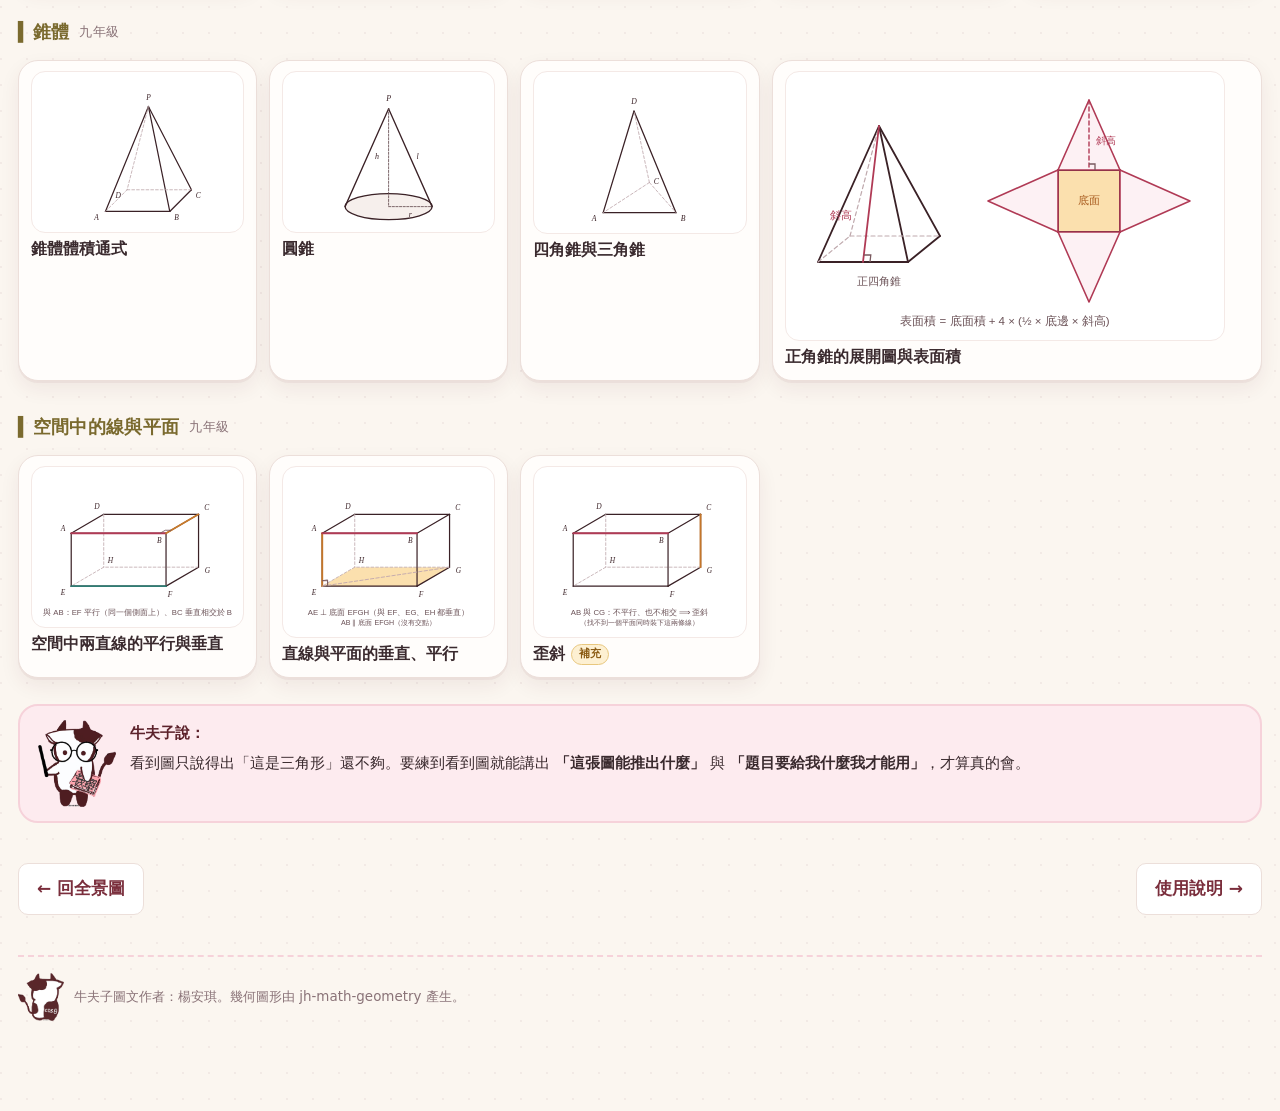
<file: gallery.html>
<!DOCTYPE html>
<html lang="zh-Hant">
<head>
<meta charset="UTF-8">
<meta name="viewport" content="width=device-width, initial-scale=1">
<title>幾何圖解牆｜國中數學工具地圖</title>
<link rel="stylesheet" href="assets/katex/katex.min.css">
<link rel="stylesheet" href="assets/style.css">
<link rel="stylesheet" href="assets/mapstyle.css">
<link rel="stylesheet" href="assets/figstyle.css">
<link rel="stylesheet" href="assets/theme-cow.css">
<script defer src="assets/katex/katex.min.js"></script>
<script defer src="assets/katex/auto-render.min.js"></script>
</head>
<body>
<div class="topbar"><div class="topbar-inner">
  <a class="cow-brand" href="index.html"><img class="cow-logo" src="assets/mascot/web/cow_stand.png" alt="牛夫子"><span class="brand-t">牛夫子‧國中數學</span></a>
  <a href="map.html">工具地圖</a>
  <a href="gallery.html">幾何圖解牆</a>
  <a href="frame.html">架構重建卡</a>
  <span class="spacer"></span>
  <span id="gradeSwitch"></span>
  <a href="guide.html">使用說明</a>
</div></div>

<div class="wrap-wide">
  <div class="map-hero">
    <div class="hero-row">
      <img class="hero-cow" src="assets/mascot/web/cow_question.png" alt="思考中的牛夫子">
      <div class="hero-text">
        <h1>幾何圖解牆</h1>
        <p>國中幾何的每一個定理，都先是一張圖。<br>
        <b>用法：先只看圖，說出它是哪個定理、能推出什麼；說不出來再點開卡片。</b></p>
      </div>
    </div>
  </div>

  <div id="gradeBanner"></div>

  <div class="mm-bar" style="border:1px solid var(--line);border-radius:12px">
    <span>目前顯示 <b id="figShown">—</b> 張圖</span>
    <span class="sp"></span>
    <button id="scopeToggle">＋ 也顯示函數圖形</button>
    <button onclick="window.print()">列印成複習卡</button>
  </div>

  <div class="gal-nav" id="galNav"></div>

  <div id="gallery"></div>

  <div class="cow-say">
    <img src="assets/mascot/web/cow_baton.png" alt="拿著指揮棒的牛夫子">
    <div class="say-body">
      <span class="say-t">牛夫子說：</span>
      看到圖只說得出「這是三角形」還不夠。要練到看到圖就能講出
      <b>「這張圖能推出什麼」</b> 與 <b>「題目要給我什麼我才能用」</b>，才算真的會。
    </div>
  </div>

  <div class="ch-nav">
    <a href="map.html">← 回全景圖</a>
    <a href="guide.html">使用說明 →</a>
  </div>

  <div class="cow-credit">
    <img src="assets/mascot/web/cow_cos.png" alt="牛夫子的背影">
    <span>牛夫子圖文作者：楊安琪。幾何圖形由 jh-math-geometry 產生。</span>
  </div>
</div>

<script src="data/figs.js"></script>
<script src="data/toolmap.js"></script>
<script src="data/jm-1-number.js"></script>
<script src="data/jm-2-algebra.js"></script>
<script src="data/jm-3-equation.js"></script>
<script src="data/jm-4-function.js"></script>
<script src="data/jm-5-angle.js"></script>
<script src="data/jm-6-quad.js"></script>
<script src="data/jm-7-circle.js"></script>
<script src="data/jm-8-similar.js"></script>
<script src="data/jm-9-solid.js"></script>
<script src="data/jm-10-stat.js"></script>
<script src="assets/jmap.js"></script>
<script>
document.addEventListener("DOMContentLoaded", function () {
  MathMap.mountGradeSwitch("gradeSwitch");
  MathMap.renderGradeBanner("gradeBanner");

  // 預設只看「純幾何」；坐標與函數雖然也標了 geo，但屬於代數圖形，用按鈕另外開關
  var geoOnly = true;
  var btn = document.getElementById("scopeToggle");

  function skipped() { return geoOnly ? ["function"] : []; }

  function paint() {
    var n = MathMap.renderGallery("gallery", { geoOnly: true, exclude: skipped() });
    document.getElementById("figShown").textContent = n;
    btn.textContent = geoOnly ? "＋ 也顯示函數圖形" : "－ 只看純幾何";
    buildNav();
  }

  function countFigs(dom) {
    var n = 0;
    (dom.topics || []).forEach(function (t) {
      (t.tools || []).forEach(function (x) { if (x.fig) n++; });
    });
    return n;
  }

  function buildNav() {
    var nav = document.getElementById("galNav");
    nav.innerHTML = MathMap.domains().filter(function (d) {
      return d.geo && skipped().indexOf(d.id) === -1 && countFigs(d) > 0;
    }).map(function (d) {
      return '<a href="#g-' + d.id + '" style="border-left:5px solid ' + d.color + '">' +
        (d.icon ? d.icon + " " : "") + d.n + "</a>";
    }).join("");
  }

  btn.addEventListener("click", function () { geoOnly = !geoOnly; paint(); });
  paint();
});
</script>
<script src="assets/wb-back.js"></script>
<script src="assets/wb-promo.js"></script>
</body>
</html>
</file>
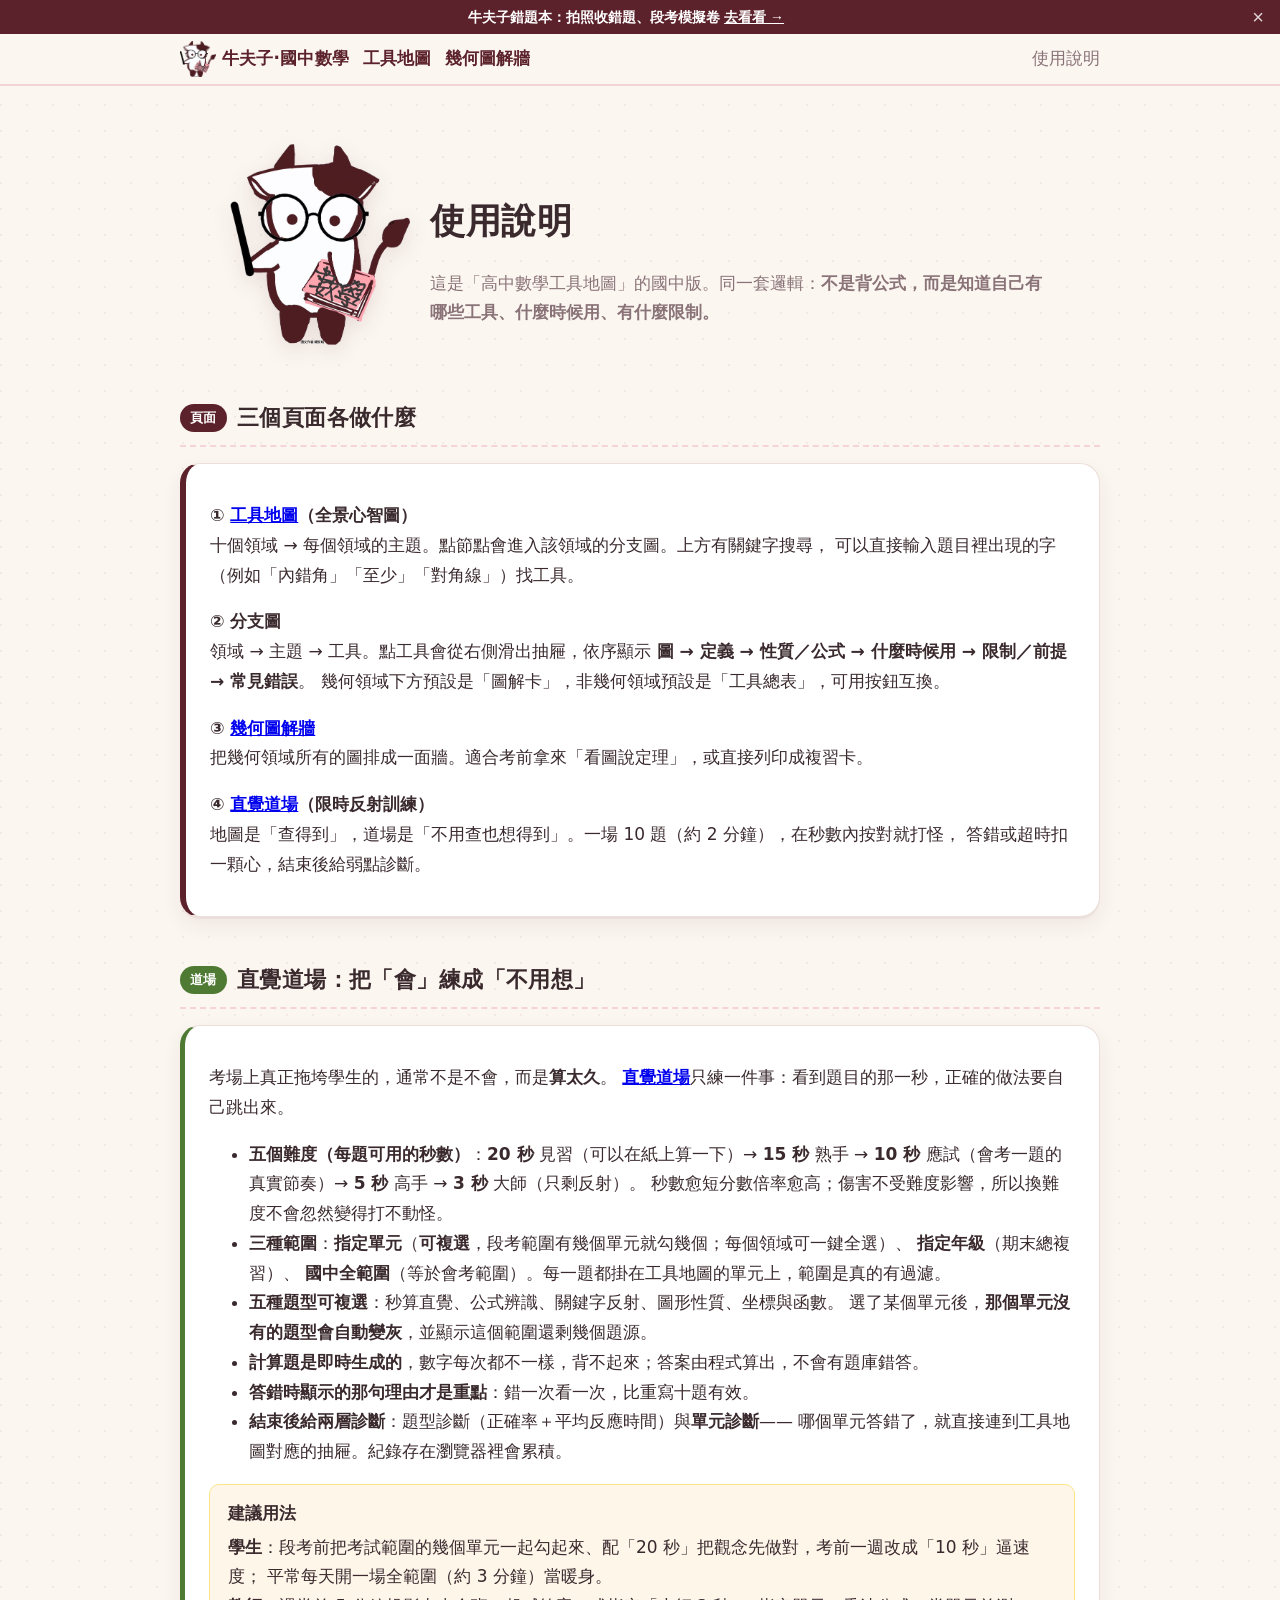
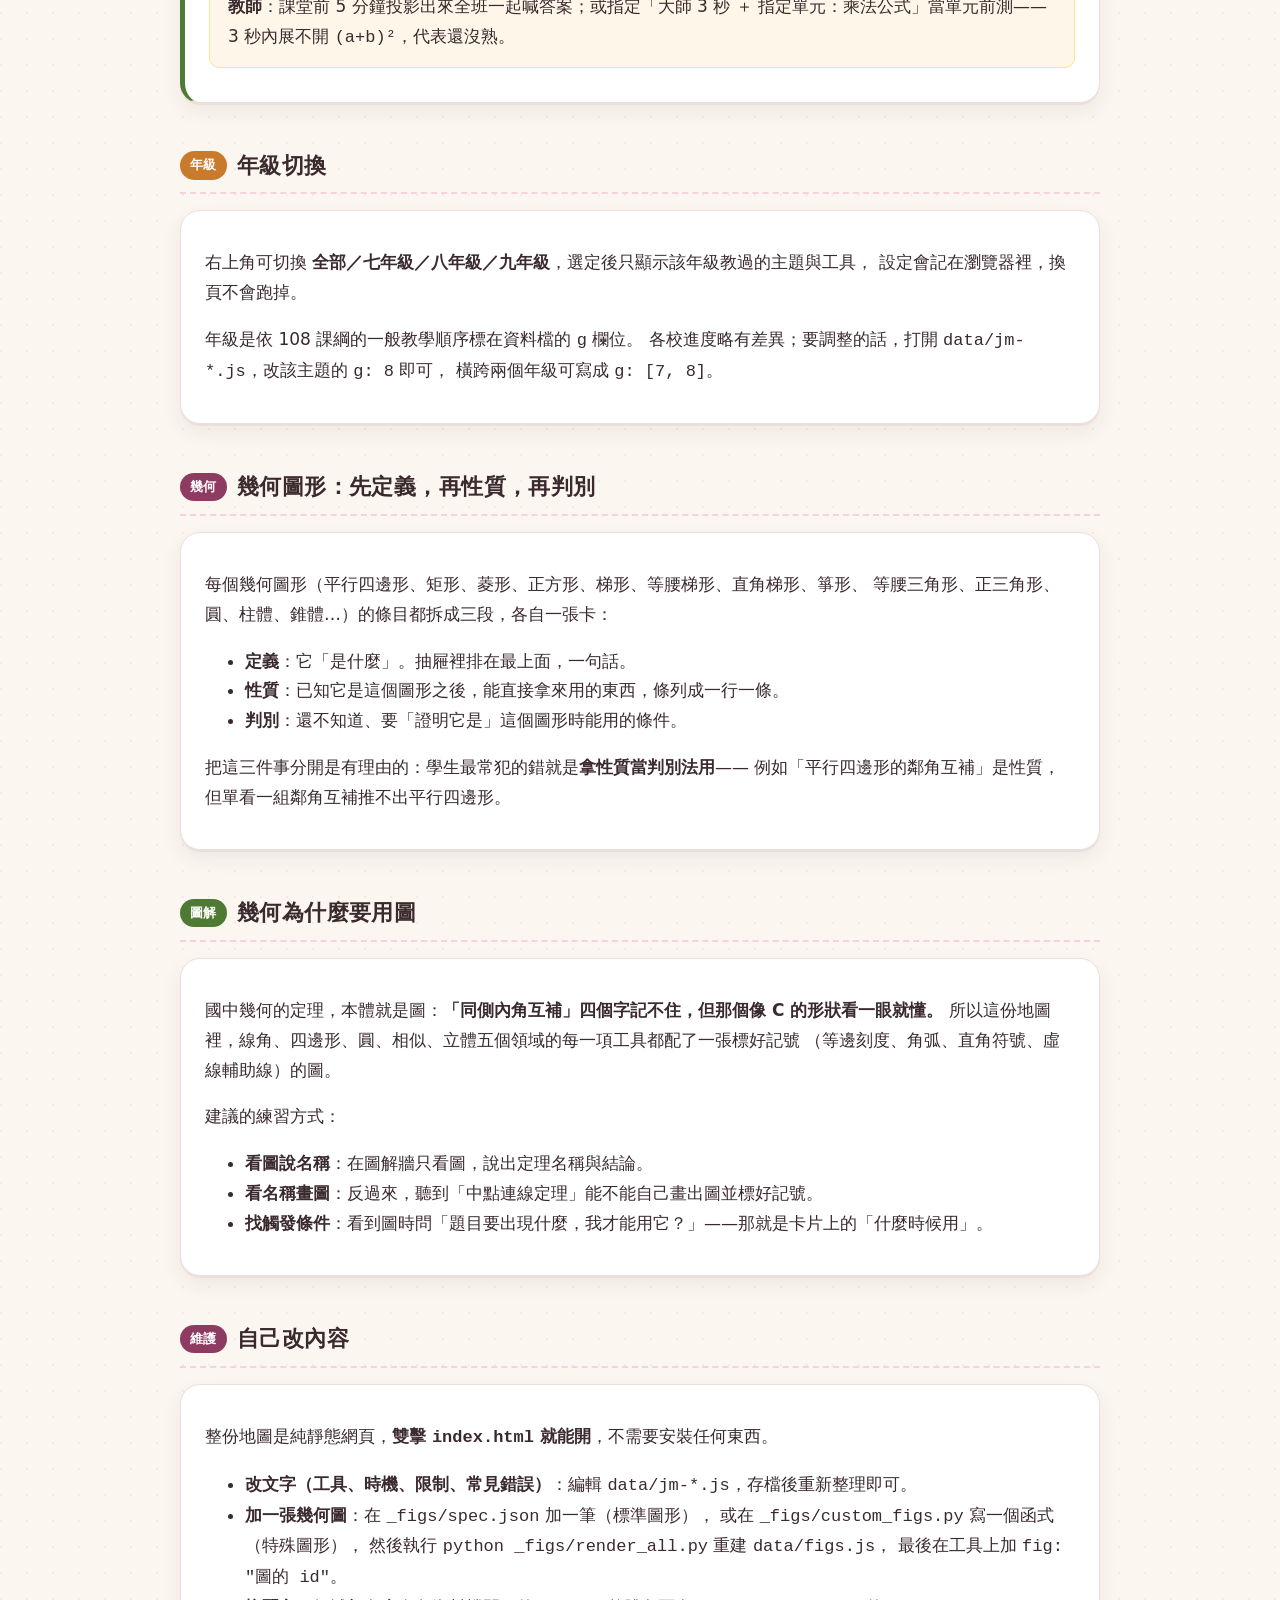
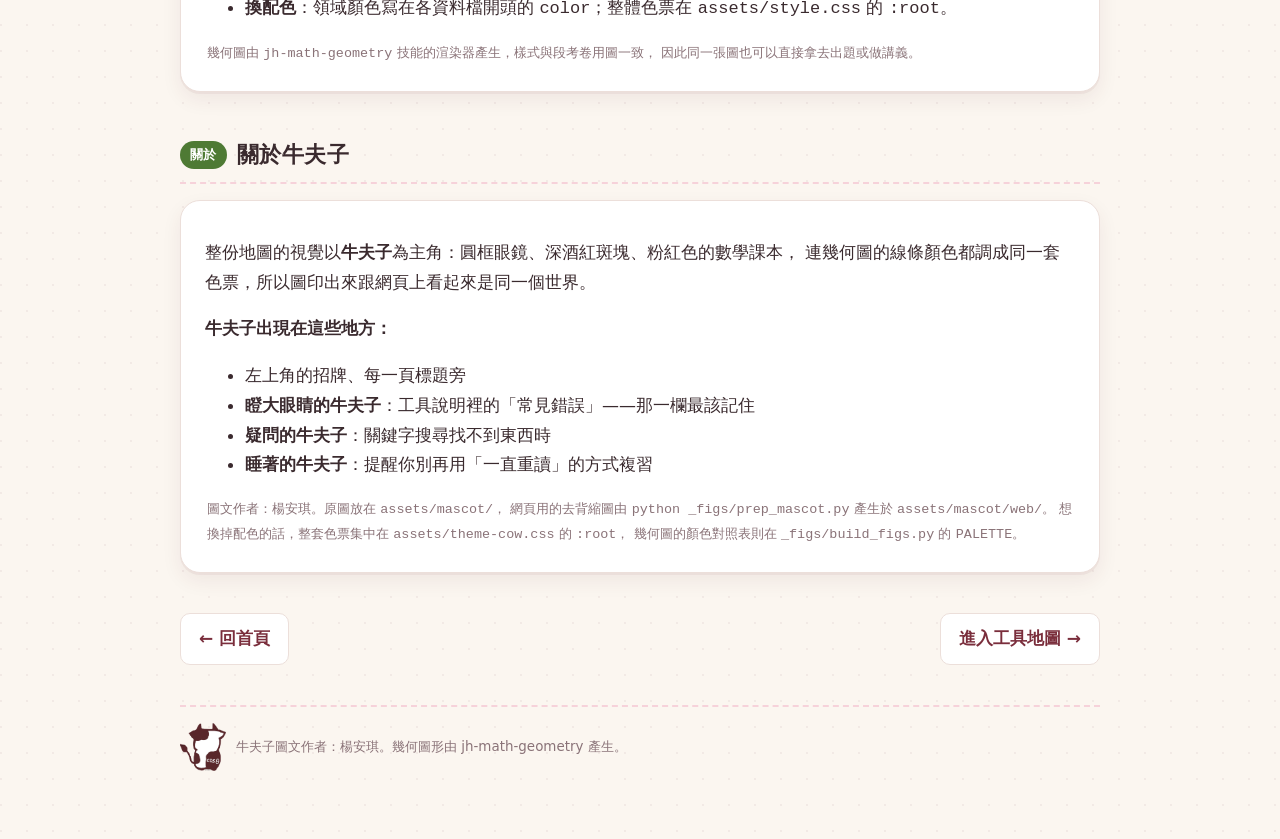
<file: guide.html>
<!DOCTYPE html>
<html lang="zh-Hant">
<head>
<meta charset="UTF-8">
<meta name="viewport" content="width=device-width, initial-scale=1">
<title>使用說明｜國中數學工具地圖</title>
<link rel="stylesheet" href="assets/style.css">
<link rel="stylesheet" href="assets/mapstyle.css">
<link rel="stylesheet" href="assets/figstyle.css">
<link rel="stylesheet" href="assets/theme-cow.css">
</head>
<body>
<div class="topbar"><div class="topbar-inner">
  <a class="cow-brand" href="index.html"><img class="cow-logo" src="assets/mascot/web/cow_stand.png" alt="牛夫子"><span class="brand-t">牛夫子‧國中數學</span></a>
  <a href="map.html">工具地圖</a>
  <a href="gallery.html">幾何圖解牆</a>
  <span class="spacer"></span>
  <span class="crumb">使用說明</span>
</div></div>

<div class="wrap">
  <div class="hero">
    <div class="hero-row">
      <img class="hero-cow" src="assets/mascot/web/cow_baton.png" alt="拿著指揮棒的牛夫子">
      <div class="hero-text">
        <h1>使用說明</h1>
        <p>這是「高中數學工具地圖」的國中版。同一套邏輯：<b>不是背公式，而是知道自己有哪些工具、什麼時候用、有什麼限制。</b></p>
      </div>
    </div>
  </div>

  <h2 class="sec"><span class="tag tag-concept">頁面</span>三個頁面各做什麼</h2>
  <div class="card concept">
    <p><b>① <a href="map.html">工具地圖</a>（全景心智圖）</b><br>
    十個領域 → 每個領域的主題。點節點會進入該領域的分支圖。上方有關鍵字搜尋，
    可以直接輸入題目裡出現的字（例如「內錯角」「至少」「對角線」）找工具。</p>
    <p><b>② 分支圖</b><br>
    領域 → 主題 → 工具。點工具會從右側滑出抽屜，依序顯示
    <b>圖 → 定義 → 性質／公式 → 什麼時候用 → 限制／前提 → 常見錯誤</b>。
    幾何領域下方預設是「圖解卡」，非幾何領域預設是「工具總表」，可用按鈕互換。</p>
    <p><b>③ <a href="gallery.html">幾何圖解牆</a></b><br>
    把幾何領域所有的圖排成一面牆。適合考前拿來「看圖說定理」，或直接列印成複習卡。</p>
    <p><b>④ <a href="reflex.html">直覺道場</a>（限時反射訓練）</b><br>
    地圖是「查得到」，道場是「不用查也想得到」。一場 10 題（約 2 分鐘），在秒數內按對就打怪，
    答錯或超時扣一顆心，結束後給弱點診斷。</p>
  </div>

  <h2 class="sec"><span class="tag tag-example">道場</span>直覺道場：把「會」練成「不用想」</h2>
  <div class="card example">
    <p>考場上真正拖垮學生的，通常不是不會，而是<b>算太久</b>。
    <a href="reflex.html"><b>直覺道場</b></a>只練一件事：看到題目的那一秒，正確的做法要自己跳出來。</p>
    <ul>
      <li><b>五個難度（每題可用的秒數）</b>：<b>20 秒</b> 見習（可以在紙上算一下）→ <b>15 秒</b> 熟手 →
      <b>10 秒</b> 應試（會考一題的真實節奏）→ <b>5 秒</b> 高手 → <b>3 秒</b> 大師（只剩反射）。
      秒數愈短分數倍率愈高；傷害不受難度影響，所以換難度不會忽然變得打不動怪。</li>
      <li><b>三種範圍</b>：<b>指定單元</b>（<b>可複選</b>，段考範圍有幾個單元就勾幾個；每個領域可一鍵全選）、
      <b>指定年級</b>（期末總複習）、
      <b>國中全範圍</b>（等於會考範圍）。每一題都掛在工具地圖的單元上，範圍是真的有過濾。</li>
      <li><b>五種題型可複選</b>：秒算直覺、公式辨識、關鍵字反射、圖形性質、坐標與函數。
      選了某個單元後，<b>那個單元沒有的題型會自動變灰</b>，並顯示這個範圍還剩幾個題源。</li>
      <li><b>計算題是即時生成的</b>，數字每次都不一樣，背不起來；答案由程式算出，不會有題庫錯答。</li>
      <li><b>答錯時顯示的那句理由才是重點</b>：錯一次看一次，比重寫十題有效。</li>
      <li><b>結束後給兩層診斷</b>：題型診斷（正確率＋平均反應時間）與<b>單元診斷</b>——
      哪個單元答錯了，就直接連到工具地圖對應的抽屜。紀錄存在瀏覽器裡會累積。</li>
    </ul>
    <div class="callout tip"><div class="co-title">建議用法</div>
    <b>學生</b>：段考前把考試範圍的幾個單元一起勾起來、配「20 秒」把觀念先做對，考前一週改成「10 秒」逼速度；
    平常每天開一場全範圍（約 3 分鐘）當暖身。<br>
    <b>教師</b>：課堂前 5 分鐘投影出來全班一起喊答案；或指定「大師 3 秒 ＋ 指定單元：乘法公式」當單元前測——
    3 秒內展不開 <code>(a+b)²</code>，代表還沒熟。</div>
  </div>

  <h2 class="sec"><span class="tag tag-keyword">年級</span>年級切換</h2>
  <div class="card">
    <p>右上角可切換 <b>全部／七年級／八年級／九年級</b>，選定後只顯示該年級教過的主題與工具，
    設定會記在瀏覽器裡，換頁不會跑掉。</p>
    <p>年級是依 108 課綱的一般教學順序標在資料檔的 <code>g</code> 欄位。
    各校進度略有差異；要調整的話，打開 <code>data/jm-*.js</code>，改該主題的 <code>g: 8</code> 即可，
    橫跨兩個年級可寫成 <code>g: [7, 8]</code>。</p>
  </div>

  <h2 class="sec"><span class="tag tag-check">幾何</span>幾何圖形：先定義，再性質，再判別</h2>
  <div class="card">
    <p>每個幾何圖形（平行四邊形、矩形、菱形、正方形、梯形、等腰梯形、直角梯形、箏形、
    等腰三角形、正三角形、圓、柱體、錐體…）的條目都拆成三段，各自一張卡：</p>
    <ul>
      <li><b>定義</b>：它「是什麼」。抽屜裡排在最上面，一句話。</li>
      <li><b>性質</b>：已知它是這個圖形之後，能直接拿來用的東西，條列成一行一條。</li>
      <li><b>判別</b>：還不知道、要「證明它是」這個圖形時能用的條件。</li>
    </ul>
    <p>把這三件事分開是有理由的：學生最常犯的錯就是<b>拿性質當判別法用</b>——
    例如「平行四邊形的鄰角互補」是性質，但單看一組鄰角互補推不出平行四邊形。</p>
  </div>

  <h2 class="sec"><span class="tag tag-example">圖解</span>幾何為什麼要用圖</h2>
  <div class="card">
    <p>國中幾何的定理，本體就是圖：<b>「同側內角互補」四個字記不住，但那個像 C 的形狀看一眼就懂。</b>
    所以這份地圖裡，線角、四邊形、圓、相似、立體五個領域的每一項工具都配了一張標好記號
    （等邊刻度、角弧、直角符號、虛線輔助線）的圖。</p>
    <p>建議的練習方式：</p>
    <ul>
      <li><b>看圖說名稱</b>：在圖解牆只看圖，說出定理名稱與結論。</li>
      <li><b>看名稱畫圖</b>：反過來，聽到「中點連線定理」能不能自己畫出圖並標好記號。</li>
      <li><b>找觸發條件</b>：看到圖時問「題目要出現什麼，我才能用它？」——那就是卡片上的「什麼時候用」。</li>
    </ul>
  </div>

  <h2 class="sec"><span class="tag tag-check">維護</span>自己改內容</h2>
  <div class="card">
    <p>整份地圖是純靜態網頁，<b>雙擊 <code>index.html</code> 就能開</b>，不需要安裝任何東西。</p>
    <ul>
      <li><b>改文字（工具、時機、限制、常見錯誤）</b>：編輯 <code>data/jm-*.js</code>，存檔後重新整理即可。</li>
      <li><b>加一張幾何圖</b>：在 <code>_figs/spec.json</code> 加一筆（標準圖形），
      或在 <code>_figs/custom_figs.py</code> 寫一個函式（特殊圖形），
      然後執行 <code>python _figs/render_all.py</code> 重建 <code>data/figs.js</code>，
      最後在工具上加 <code>fig: "圖的 id"</code>。</li>
      <li><b>換配色</b>：領域顏色寫在各資料檔開頭的 <code>color</code>；整體色票在 <code>assets/style.css</code> 的 <code>:root</code>。</li>
    </ul>
    <p class="kw-hint">幾何圖由 <code>jh-math-geometry</code> 技能的渲染器產生，樣式與段考卷用圖一致，
    因此同一張圖也可以直接拿去出題或做講義。</p>
  </div>

  <h2 class="sec"><span class="tag tag-example">關於</span>關於牛夫子</h2>
  <div class="card">
    <p>整份地圖的視覺以<b>牛夫子</b>為主角：圓框眼鏡、深酒紅斑塊、粉紅色的數學課本，
    連幾何圖的線條顏色都調成同一套色票，所以圖印出來跟網頁上看起來是同一個世界。</p>
    <p><b>牛夫子出現在這些地方：</b></p>
    <ul>
      <li>左上角的招牌、每一頁標題旁</li>
      <li><b>瞪大眼睛的牛夫子</b>：工具說明裡的「常見錯誤」——那一欄最該記住</li>
      <li><b>疑問的牛夫子</b>：關鍵字搜尋找不到東西時</li>
      <li><b>睡著的牛夫子</b>：提醒你別再用「一直重讀」的方式複習</li>
    </ul>
    <p class="kw-hint">圖文作者：楊安琪。原圖放在 <code>assets/mascot/</code>，
    網頁用的去背縮圖由 <code>python _figs/prep_mascot.py</code> 產生於 <code>assets/mascot/web/</code>。
    想換掉配色的話，整套色票集中在 <code>assets/theme-cow.css</code> 的 <code>:root</code>，
    幾何圖的顏色對照表則在 <code>_figs/build_figs.py</code> 的 <code>PALETTE</code>。</p>
  </div>

  <div class="ch-nav">
    <a href="index.html">← 回首頁</a>
    <a href="map.html">進入工具地圖 →</a>
  </div>

  <div class="cow-credit">
    <img src="assets/mascot/web/cow_cos.png" alt="牛夫子的背影">
    <span>牛夫子圖文作者：楊安琪。幾何圖形由 jh-math-geometry 產生。</span>
  </div>
</div>
<script src="assets/wb-back.js"></script>
<script src="assets/wb-promo.js"></script>
</body>
</html>
</file>
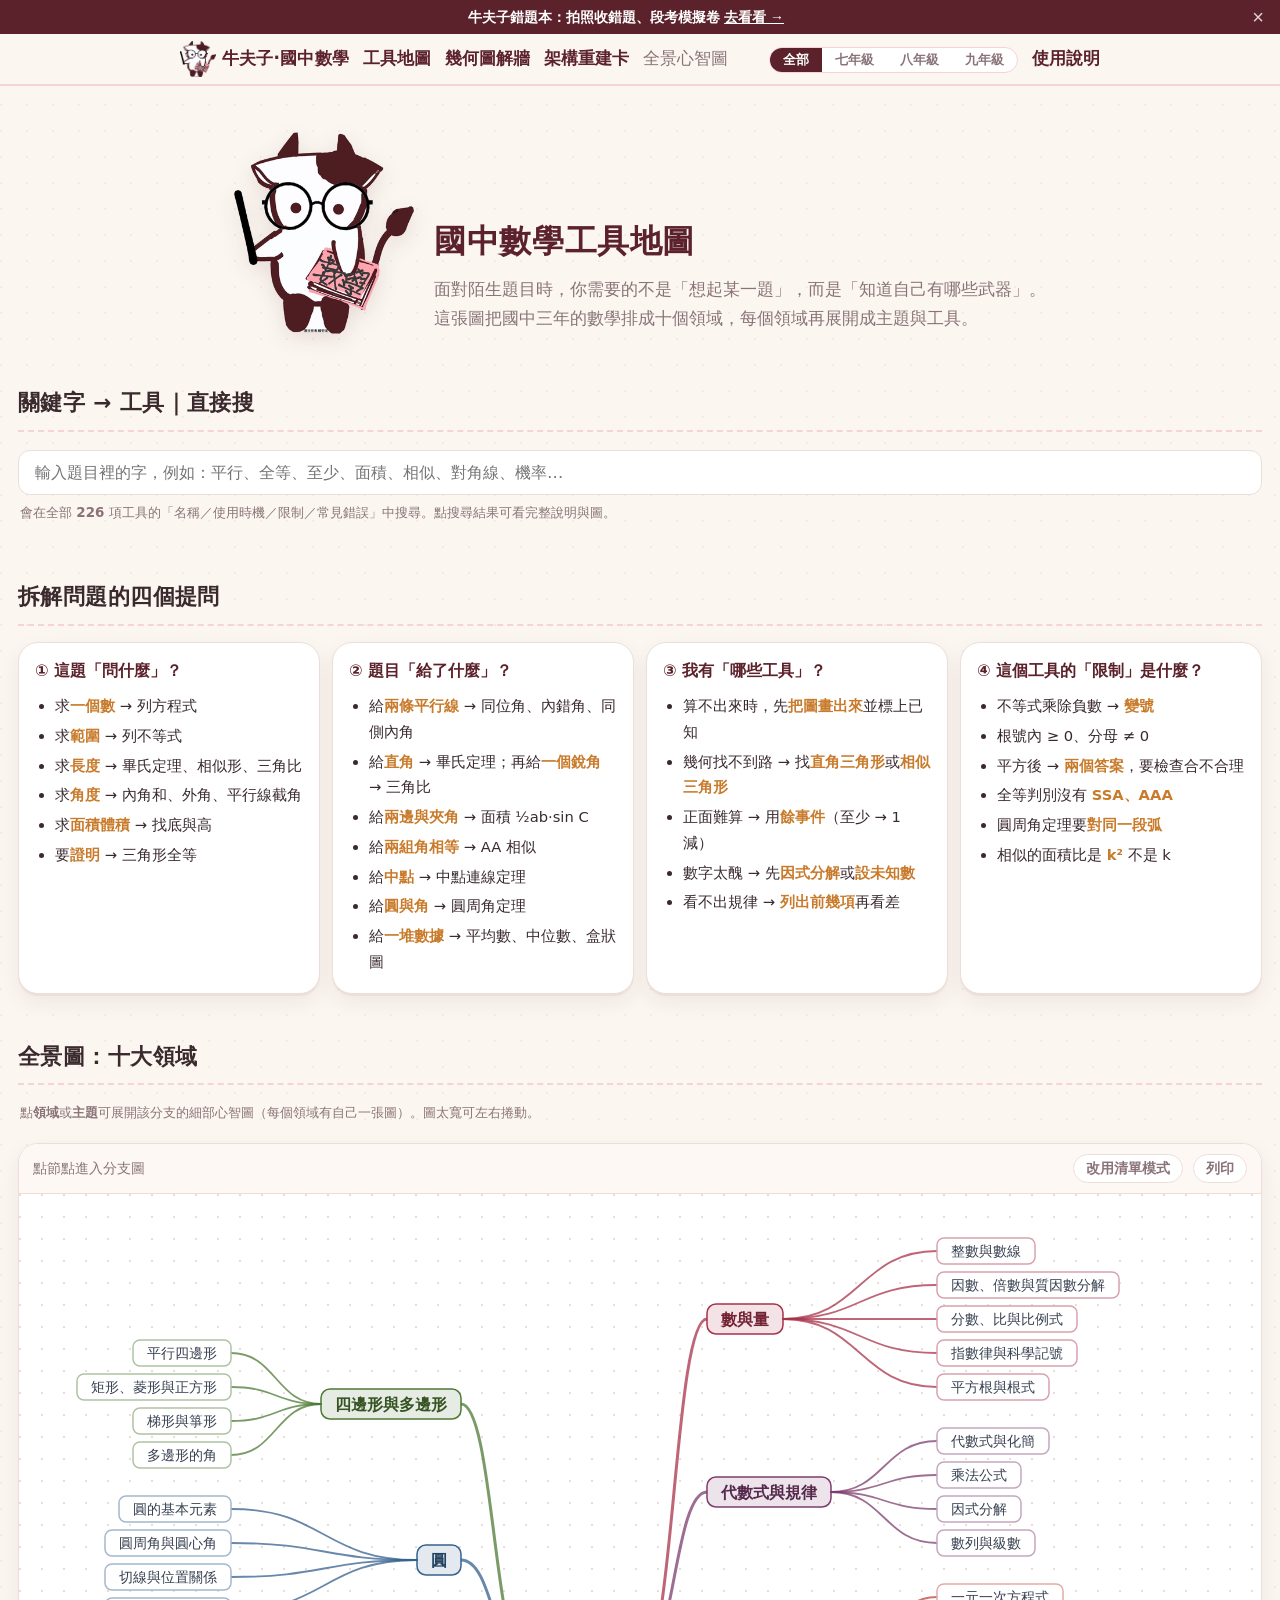
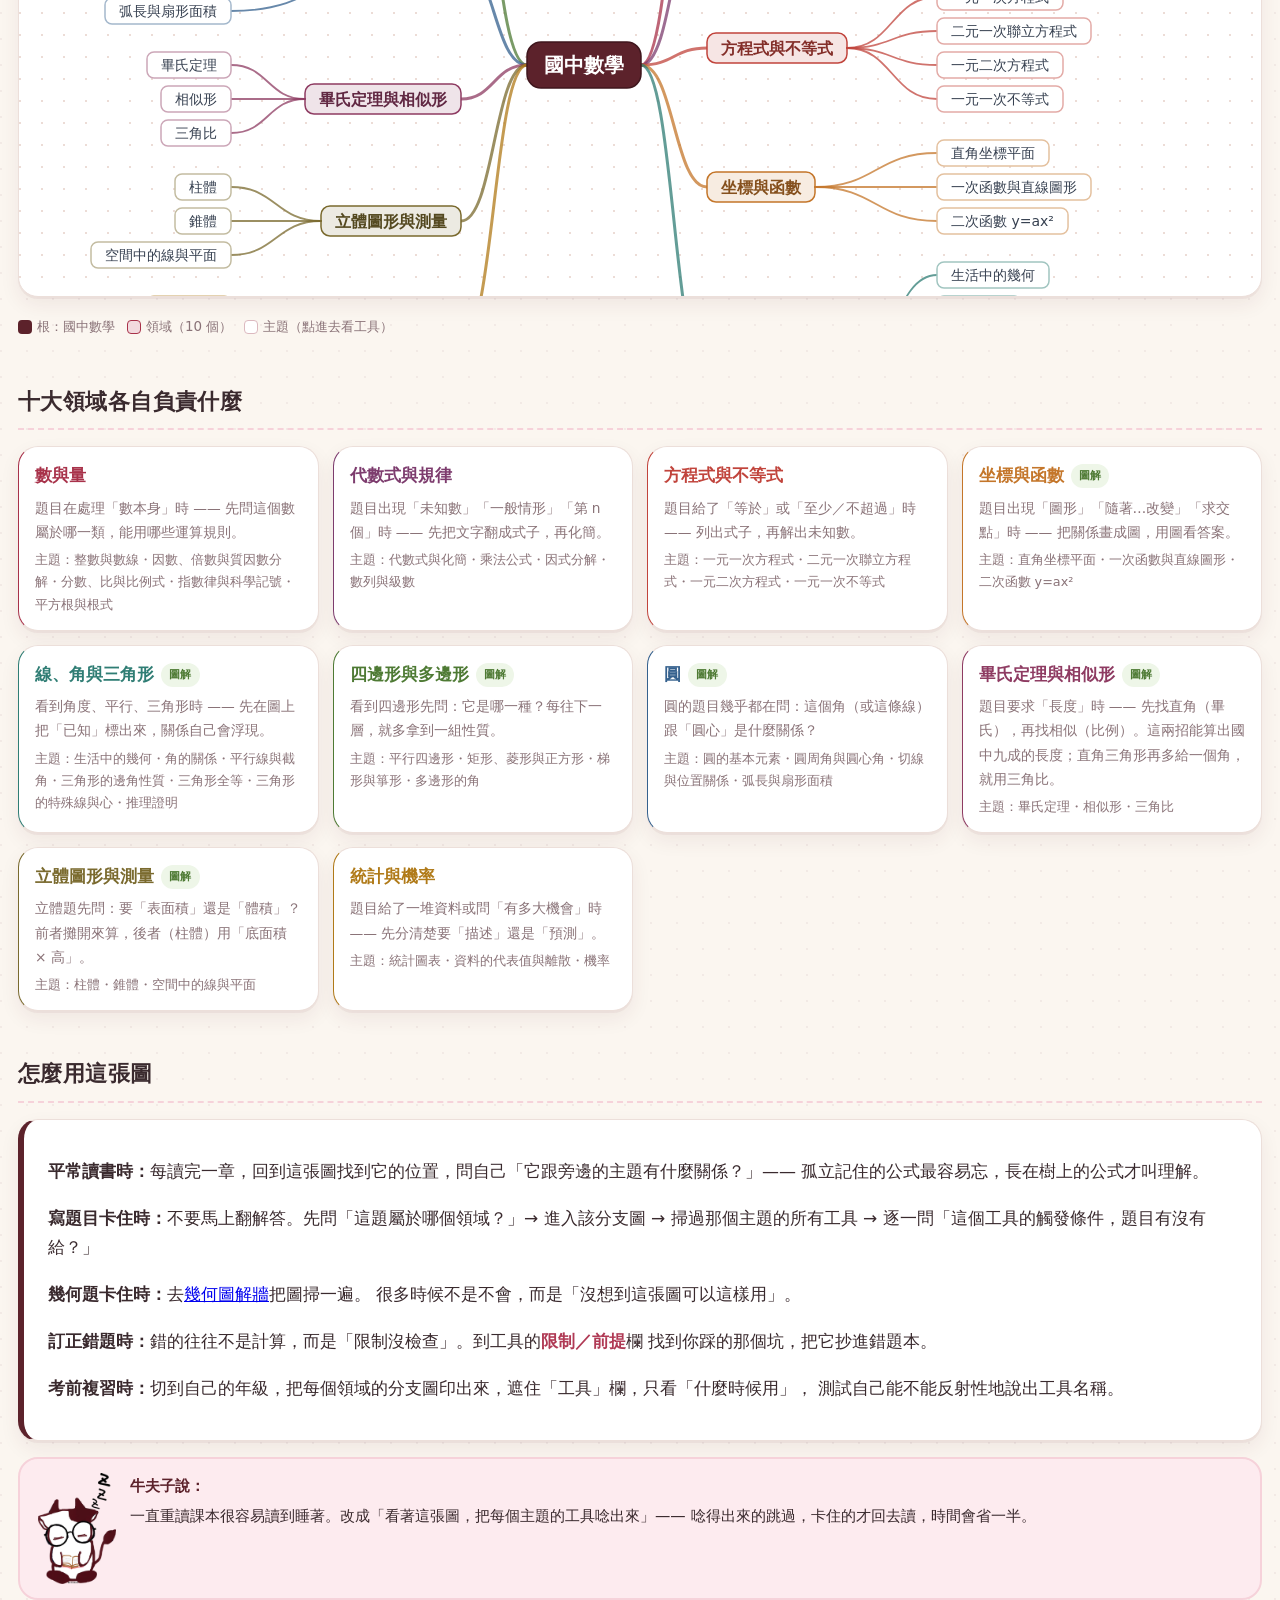
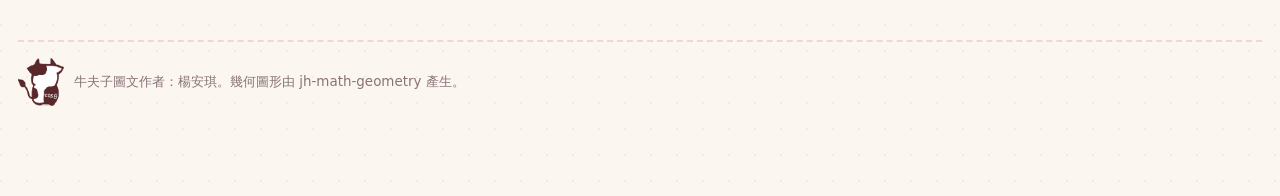
<file: map.html>
<!DOCTYPE html>
<html lang="zh-Hant">
<head>
<meta charset="UTF-8">
<meta name="viewport" content="width=device-width, initial-scale=1">
<title>國中數學工具地圖｜全景心智圖</title>
<link rel="stylesheet" href="assets/katex/katex.min.css">
<link rel="stylesheet" href="assets/style.css">
<link rel="stylesheet" href="assets/mapstyle.css">
<link rel="stylesheet" href="assets/figstyle.css">
<link rel="stylesheet" href="assets/theme-cow.css">
<script defer src="assets/katex/katex.min.js"></script>
<script defer src="assets/katex/auto-render.min.js"></script>
</head>
<body>
<div class="topbar"><div class="topbar-inner">
  <a class="cow-brand" href="index.html"><img class="cow-logo" src="assets/mascot/web/cow_stand.png" alt="牛夫子"><span class="brand-t">牛夫子‧國中數學</span></a>
  <a href="map.html">工具地圖</a>
  <a href="gallery.html">幾何圖解牆</a>
  <a href="frame.html">架構重建卡</a>
  <span class="crumb">全景心智圖</span>
  <span class="spacer"></span>
  <span id="gradeSwitch"></span>
  <a href="guide.html">使用說明</a>
</div></div>

<div class="wrap-wide">

  <div class="map-hero">
    <div class="hero-row">
      <img class="hero-cow" src="assets/mascot/web/cow_teach.png" alt="拿著指揮棒的牛夫子">
      <div class="hero-text">
        <h1>國中數學工具地圖</h1>
        <p>面對陌生題目時，你需要的不是「想起某一題」，而是「知道自己有哪些武器」。<br>
        這張圖把國中三年的數學排成十個領域，每個領域再展開成主題與工具。</p>
      </div>
    </div>
  </div>

  <div id="gradeBanner"></div>

  <!-- ── 關鍵字搜尋 ── -->
  <h2 class="sec">關鍵字 → 工具｜直接搜</h2>
  <div class="kw-search">
    <input id="kwInput" type="text" placeholder="輸入題目裡的字，例如：平行、全等、至少、面積、相似、對角線、機率…">
  </div>
  <p class="kw-hint">會在全部 <b id="toolCount">—</b> 項工具的「名稱／使用時機／限制／常見錯誤」中搜尋。點搜尋結果可看完整說明與圖。</p>
  <div id="kwHits" class="hit-list"></div>

  <!-- ── 破題流程 ── -->
  <h2 class="sec">拆解問題的四個提問</h2>
  <div class="flow-grid">
    <div class="flow-card">
      <h4>① 這題「問什麼」？</h4>
      <ul>
        <li>求<b>一個數</b> → 列方程式</li>
        <li>求<b>範圍</b> → 列不等式</li>
        <li>求<b>長度</b> → 畢氏定理、相似形、三角比</li>
        <li>求<b>角度</b> → 內角和、外角、平行線截角</li>
        <li>求<b>面積體積</b> → 找底與高</li>
        <li>要<b>證明</b> → 三角形全等</li>
      </ul>
    </div>
    <div class="flow-card">
      <h4>② 題目「給了什麼」？</h4>
      <ul>
        <li>給<b>兩條平行線</b> → 同位角、內錯角、同側內角</li>
        <li>給<b>直角</b> → 畢氏定理；再給<b>一個銳角</b> → 三角比</li>
        <li>給<b>兩邊與夾角</b> → 面積 ½ab·sin C</li>
        <li>給<b>兩組角相等</b> → AA 相似</li>
        <li>給<b>中點</b> → 中點連線定理</li>
        <li>給<b>圓與角</b> → 圓周角定理</li>
        <li>給<b>一堆數據</b> → 平均數、中位數、盒狀圖</li>
      </ul>
    </div>
    <div class="flow-card">
      <h4>③ 我有「哪些工具」？</h4>
      <ul>
        <li>算不出來時，先<b>把圖畫出來</b>並標上已知</li>
        <li>幾何找不到路 → 找<b>直角三角形</b>或<b>相似三角形</b></li>
        <li>正面難算 → 用<b>餘事件</b>（至少 → 1 減）</li>
        <li>數字太醜 → 先<b>因式分解</b>或<b>設未知數</b></li>
        <li>看不出規律 → <b>列出前幾項</b>再看差</li>
      </ul>
    </div>
    <div class="flow-card">
      <h4>④ 這個工具的「限制」是什麼？</h4>
      <ul>
        <li>不等式乘除負數 → <b>變號</b></li>
        <li>根號內 ≥ 0、分母 ≠ 0</li>
        <li>平方後 → <b>兩個答案</b>，要檢查合不合理</li>
        <li>全等判別沒有 <b>SSA、AAA</b></li>
        <li>圓周角定理要<b>對同一段弧</b></li>
        <li>相似的面積比是 <b>k²</b> 不是 k</li>
      </ul>
    </div>
  </div>

  <!-- ── 總圖 ── -->
  <h2 class="sec">全景圖：十大領域</h2>
  <p class="kw-hint">點<b>領域</b>或<b>主題</b>可展開該分支的細部心智圖（每個領域有自己一張圖）。圖太寬可左右捲動。</p>
  <div class="mm-shell">
    <div class="mm-bar">
      <span>點節點進入分支圖</span>
      <span class="sp"></span>
      <button id="viewToggle">改用清單模式</button>
      <button onclick="window.print()">列印</button>
    </div>
    <div class="mm-scroll" id="masterMap"></div>
  </div>

  <div class="legend">
    <span><i style="background:#5c222b"></i>根：國中數學</span>
    <span><i style="background:#f2dade;border:1.5px solid #a8324a"></i>領域（10 個）</span>
    <span><i style="background:#fff;border:1.5px solid #dcb9bf"></i>主題（點進去看工具）</span>
  </div>

  <!-- ── 領域卡 ── -->
  <h2 class="sec">十大領域各自負責什麼</h2>
  <div id="domCards"></div>

  <!-- ── 使用建議 ── -->
  <h2 class="sec">怎麼用這張圖</h2>
  <div class="card concept">
    <p><b>平常讀書時：</b>每讀完一章，回到這張圖找到它的位置，問自己「它跟旁邊的主題有什麼關係？」——
    孤立記住的公式最容易忘，長在樹上的公式才叫理解。</p>
    <p><b>寫題目卡住時：</b>不要馬上翻解答。先問「這題屬於哪個領域？」→ 進入該分支圖 →
    掃過那個主題的所有工具 → 逐一問「這個工具的觸發條件，題目有沒有給？」</p>
    <p><b>幾何題卡住時：</b>去<a href="gallery.html">幾何圖解牆</a>把圖掃一遍。
    很多時候不是不會，而是「沒想到這張圖可以這樣用」。</p>
    <p><b>訂正錯題時：</b>錯的往往不是計算，而是「限制沒檢查」。到工具的<span style="color:var(--red);font-weight:700">限制／前提</span>欄
    找到你踩的那個坑，把它抄進錯題本。</p>
    <p><b>考前複習時：</b>切到自己的年級，把每個領域的分支圖印出來，遮住「工具」欄，只看「什麼時候用」，
    測試自己能不能反射性地說出工具名稱。</p>
  </div>

  <div class="cow-say">
    <img src="assets/mascot/web/cow_zzz.png" alt="邊讀書邊睡著的牛夫子">
    <div class="say-body">
      <span class="say-t">牛夫子說：</span>
      一直重讀課本很容易讀到睡著。改成「看著這張圖，把每個主題的工具唸出來」——
      唸得出來的跳過，卡住的才回去讀，時間會省一半。
    </div>
  </div>

  <div class="cow-credit">
    <img src="assets/mascot/web/cow_cos.png" alt="牛夫子的背影">
    <span>牛夫子圖文作者：楊安琪。幾何圖形由 jh-math-geometry 產生。</span>
  </div>

</div>

<script src="data/figs.js"></script>
<script src="data/toolmap.js"></script>
<script src="data/jm-1-number.js"></script>
<script src="data/jm-2-algebra.js"></script>
<script src="data/jm-3-equation.js"></script>
<script src="data/jm-4-function.js"></script>
<script src="data/jm-5-angle.js"></script>
<script src="data/jm-6-quad.js"></script>
<script src="data/jm-7-circle.js"></script>
<script src="data/jm-8-similar.js"></script>
<script src="data/jm-9-solid.js"></script>
<script src="data/jm-10-stat.js"></script>
<script src="assets/jmap.js"></script>
<script>
document.addEventListener("DOMContentLoaded", function () {
  MathMap.mountGradeSwitch("gradeSwitch");
  MathMap.renderGradeBanner("gradeBanner");
  MathMap.viewController("viewToggle", function (mode) {
    var box = document.getElementById("masterMap");
    box.classList.toggle("list", mode === "list");
    if (mode === "list") MathMap.renderMasterList("masterMap");
    else MathMap.renderMaster("masterMap");
  });
  MathMap.renderDomainCards("domCards");
  MathMap.bindSearch("kwInput", "kwHits");
  document.getElementById("toolCount").textContent = MathMap.allTools().length;
});
</script>
<script src="assets/wb-back.js"></script>
<script src="assets/wb-promo.js"></script>
</body>
</html>
</file>
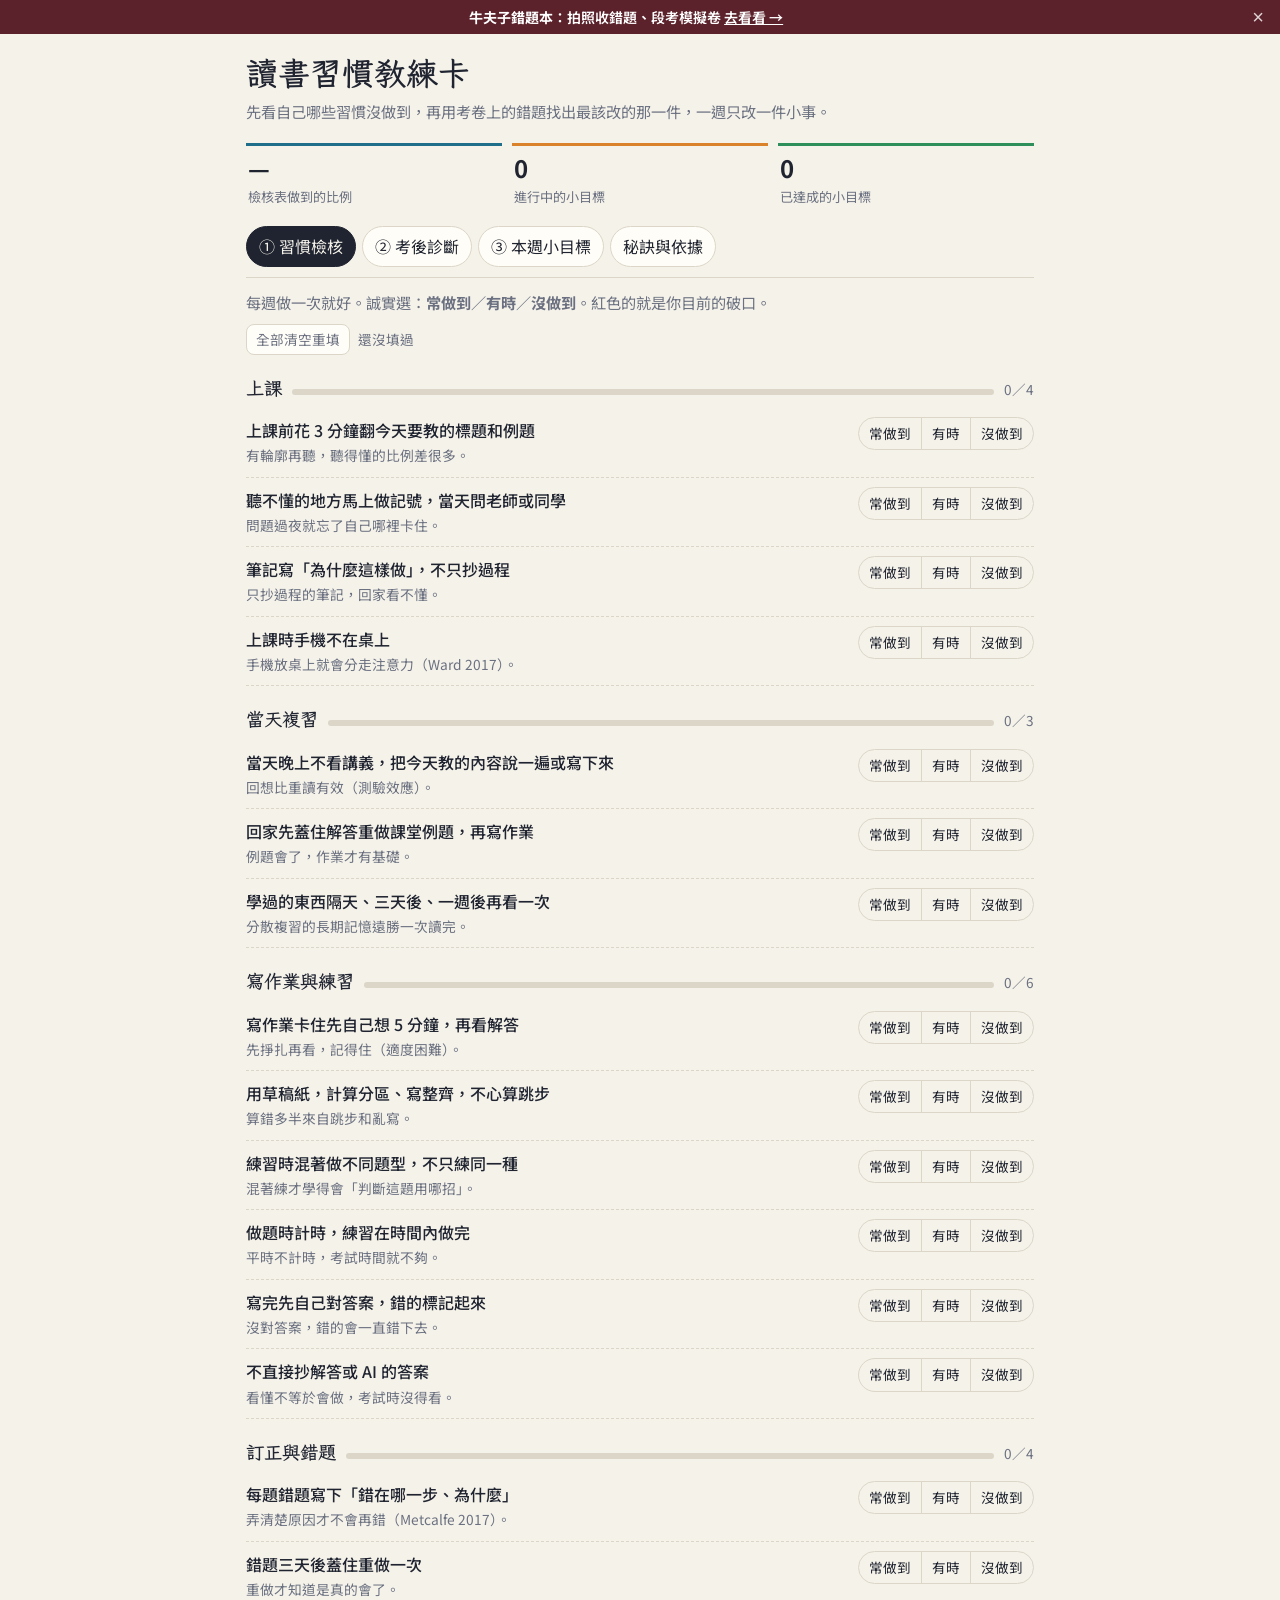
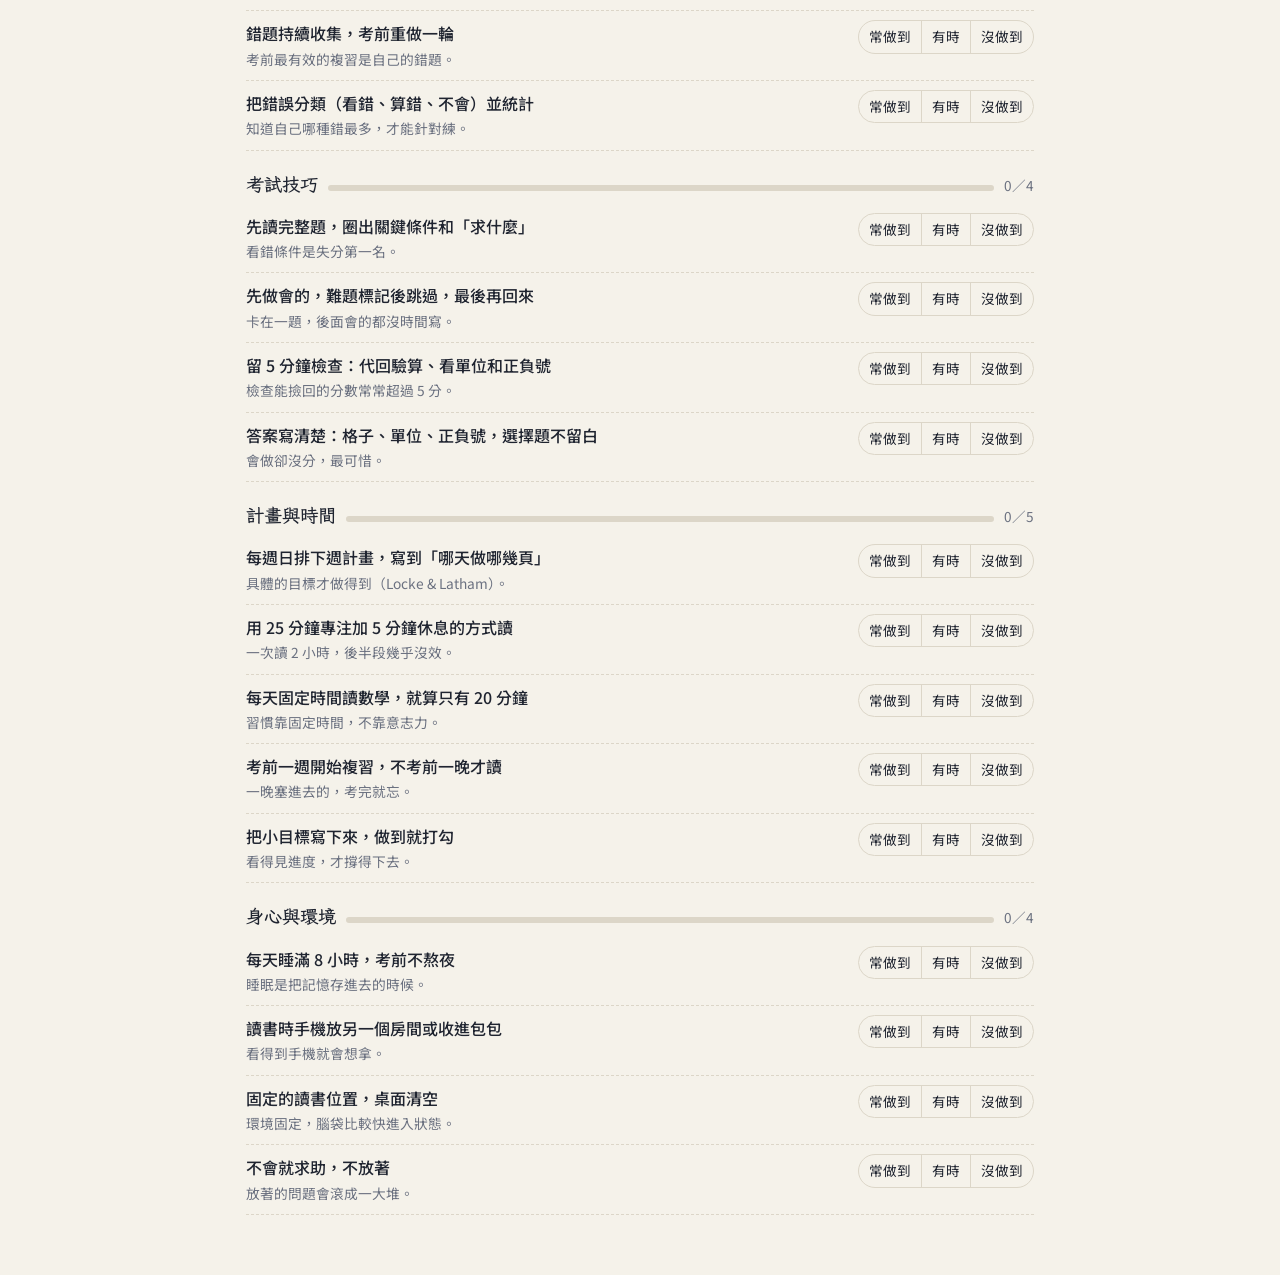
<file: study-habits.html>
<!doctype html>
<html lang="zh-Hant">
<head>
<meta charset="utf-8">
<meta name="viewport" content="width=device-width,initial-scale=1,viewport-fit=cover">
<title>讀書習慣教練卡</title>
<link rel="stylesheet" href="https://fonts.googleapis.com/css2?family=LXGW+WenKai+TC:wght@400;700&family=Noto+Sans+TC:wght@400;500;700&display=swap">
<style>
/* 版面概念：一本隨身的「教練卡」— 左手檢核、右手目標；卡片只用在要被操作的東西上 */
:root{
  --bg:#f5f2ea; --card:#fffdf7; --fg:#1f2430; --muted:#6b7180; --line:#dcd6c8;
  --accent:#1f6f8b; --accent-soft:#e3eff4; --mark:#d9822b; --mark-soft:#fbeedd;
  --ok:#2f8f5b; --warn:#c79a1c; --bad:#c23f3f;
  --display:"LXGW WenKai TC","Noto Sans TC","Microsoft JhengHei",sans-serif;
  --body:"Noto Sans TC","Microsoft JhengHei",system-ui,sans-serif;
}
@media (prefers-color-scheme: dark){ :root:not([data-theme="light"]){
  --bg:#171a20; --card:#20252d; --fg:#e9e6de; --muted:#9aa1ad; --line:#333a45;
  --accent:#74b6cc; --accent-soft:#1d2f37; --mark:#eaa45e; --mark-soft:#3a2b18;
  --ok:#5fc08a; --warn:#e0b84a; --bad:#e26b6b; color-scheme:dark } }
:root[data-theme="dark"]{
  --bg:#171a20; --card:#20252d; --fg:#e9e6de; --muted:#9aa1ad; --line:#333a45;
  --accent:#74b6cc; --accent-soft:#1d2f37; --mark:#eaa45e; --mark-soft:#3a2b18;
  --ok:#5fc08a; --warn:#e0b84a; --bad:#e26b6b; color-scheme:dark }

*{box-sizing:border-box}
html,body{margin:0}
body{background:var(--bg);color:var(--fg);font-family:var(--body);font-size:16px;line-height:1.7}
.wrap{max-width:820px;margin:0 auto;padding-inline:16px;padding-block:20px 60px}
h1{font-family:var(--display);font-size:2rem;margin:0;line-height:1.2;text-wrap:balance}
h2{font-family:var(--display);font-size:1.35rem;margin:26px 0 8px;text-wrap:balance}
h3{font-size:1rem;margin:16px 0 6px}
p{margin:6px 0}
.sub{color:var(--muted);font-size:.95rem}
small,.small{font-size:.85rem;color:var(--muted)}
button{font:inherit;cursor:pointer;border-radius:8px;border:1px solid var(--line);background:var(--card);color:var(--fg);padding:6px 12px}
button:hover{border-color:var(--accent)}
button:focus-visible,input:focus-visible,select:focus-visible,textarea:focus-visible,.seg button:focus-visible{outline:2px solid var(--accent);outline-offset:2px}
button.primary{background:var(--accent);color:#fff;border-color:var(--accent)}
button.ghost{background:transparent}
button.small{padding:3px 9px;font-size:.85rem}
input,select,textarea{font:inherit;color:var(--fg);background:var(--card);border:1px solid var(--line);border-radius:8px;padding:6px 8px}
input[type=number]{width:5.5em;font-variant-numeric:tabular-nums}

/* 頂部摘要 */
.strip{display:grid;grid-template-columns:repeat(3,1fr);gap:10px;margin:18px 0 6px}
.stat{border-top:3px solid var(--accent);padding:8px 2px 0}
.stat b{display:block;font-size:1.5rem;font-variant-numeric:tabular-nums;line-height:1.2}
.stat span{font-size:.82rem;color:var(--muted)}
.stat.mark{border-top-color:var(--mark)}
.stat.ok{border-top-color:var(--ok)}

/* 分頁 */
.tabs{display:flex;gap:6px;flex-wrap:wrap;position:sticky;top:env(safe-area-inset-top,0px);background:var(--bg);padding:10px 0;z-index:5;border-bottom:1px solid var(--line)}
.tabs button{border-radius:999px}
.tabs button[aria-selected="true"]{background:var(--fg);color:var(--bg);border-color:var(--fg)}
section[role=tabpanel]{padding-top:6px}

/* 檢核表 */
.area{margin:18px 0 4px;display:flex;align-items:baseline;gap:10px;flex-wrap:wrap}
.area h3{margin:0;font-family:var(--display);font-size:1.15rem}
.area .bar{flex:1;min-width:120px;height:6px;background:var(--line);border-radius:3px;overflow:hidden}
.area .bar i{display:block;height:100%;background:var(--ok);width:0}
.item{display:grid;grid-template-columns:1fr auto;gap:8px 12px;align-items:start;padding:9px 0;border-bottom:1px dashed var(--line)}
.item .t{font-weight:500}
.item .why{font-size:.86rem;color:var(--muted)}
.seg{display:inline-flex;border:1px solid var(--line);border-radius:999px;overflow:hidden}
.seg button{border:0;border-radius:0;padding:4px 10px;font-size:.85rem;background:transparent}
.seg button+button{border-left:1px solid var(--line)}
.seg button[data-v="2"][aria-pressed="true"]{background:var(--ok);color:#fff}
.seg button[data-v="1"][aria-pressed="true"]{background:var(--warn);color:#1f2430}
.seg button[data-v="0"][aria-pressed="true"]{background:var(--bad);color:#fff}
@media (max-width:480px){.item{grid-template-columns:1fr}.strip{gap:6px}.stat b{font-size:1.25rem}}

/* 診斷 */
.card{background:var(--card);border:1px solid var(--line);border-radius:12px;padding:14px 16px;margin:12px 0}
.errgrid{display:grid;grid-template-columns:1fr auto;gap:6px 12px;align-items:center}
.errgrid label{font-size:.95rem}
.errgrid .hint{font-size:.8rem;color:var(--muted);display:block}
.row{display:flex;gap:8px;flex-wrap:wrap;align-items:center}
.row>*{min-width:0}
.diag{border-left:4px solid var(--mark);padding:10px 14px;margin:10px 0;background:var(--mark-soft);border-radius:0 10px 10px 0}
.diag b{display:block}
.diag .because{font-size:.88rem;color:var(--muted)}
.pill{display:inline-block;font-size:.78rem;padding:1px 8px;border-radius:999px;background:var(--accent-soft);color:var(--accent);margin-right:4px}
.pill.bad{background:var(--mark-soft);color:var(--mark)}
table{border-collapse:collapse;width:100%;font-size:.92rem}
td,th{padding:5px 6px;border-bottom:1px solid var(--line);text-align:left;vertical-align:top}
th{font-weight:500;color:var(--muted)}
td.n{text-align:right;font-variant-numeric:tabular-nums}
.tablewrap{overflow-x:auto}

/* 目標 */
.goal{background:var(--card);border:1px solid var(--line);border-radius:12px;padding:12px 14px;margin:10px 0}
.goal .gt{font-weight:700;font-family:var(--display);font-size:1.1rem}
.goal .act{margin:4px 0 8px}
.days{display:grid;grid-template-columns:repeat(7,1fr);gap:6px;max-width:420px}
.days button{padding:8px 0;font-size:.85rem;border-radius:8px}
.days button[aria-pressed="true"]{background:var(--ok);color:#fff;border-color:var(--ok)}
.progress{height:8px;background:var(--line);border-radius:4px;overflow:hidden;margin:8px 0 4px;max-width:420px}
.progress i{display:block;height:100%;background:var(--accent);width:0;transition:width .3s}
@media (prefers-reduced-motion:reduce){.progress i{transition:none}}
.done{border-color:var(--ok)}
.badge{display:inline-block;background:var(--ok);color:#fff;border-radius:999px;padding:2px 10px;font-size:.85rem}
.empty{color:var(--muted);border:1px dashed var(--line);border-radius:10px;padding:14px;text-align:center}
.toast{position:fixed;left:50%;bottom:calc(18px + env(safe-area-inset-bottom,0px));transform:translateX(-50%);background:var(--fg);color:var(--bg);padding:8px 16px;border-radius:999px;font-size:.9rem;opacity:0;pointer-events:none;transition:opacity .25s}
.toast.show{opacity:1}
details{margin:8px 0}
summary{cursor:pointer;font-weight:500}
ol.refs{font-size:.86rem;color:var(--muted);padding-left:1.3em}
textarea{width:100%;min-height:90px;font-family:ui-monospace,monospace;font-size:.8rem}
</style>
</head>
<body>
<div class="wrap">
  <h1>讀書習慣教練卡</h1>
  <p class="sub">先看自己哪些習慣沒做到，再用考卷上的錯題找出最該改的那一件，一週只改一件小事。</p>

  <div class="strip">
    <div class="stat"><b id="sCheck">—</b><span>檢核表做到的比例</span></div>
    <div class="stat mark"><b id="sGoals">0</b><span>進行中的小目標</span></div>
    <div class="stat ok"><b id="sBadges">0</b><span>已達成的小目標</span></div>
  </div>

  <div class="tabs" role="tablist">
    <button role="tab" data-tab="check" aria-selected="true">① 習慣檢核</button>
    <button role="tab" data-tab="diag" aria-selected="false">② 考後診斷</button>
    <button role="tab" data-tab="goals" aria-selected="false">③ 本週小目標</button>
    <button role="tab" data-tab="about" aria-selected="false">秘訣與依據</button>
  </div>

  <!-- ① 檢核 -->
  <section role="tabpanel" id="tab-check">
    <p class="sub">每週做一次就好。誠實選：<b>常做到</b>／<b>有時</b>／<b>沒做到</b>。紅色的就是你目前的破口。</p>
    <div class="row" style="margin:8px 0">
      <button class="small" id="btnCheckReset">全部清空重填</button>
      <span class="small" id="checkDate"></span>
    </div>
    <div id="checkList"></div>
  </section>

  <!-- ② 診斷 -->
  <section role="tabpanel" id="tab-diag" hidden>
    <p class="sub">考完試把錯題一題一題歸類。錯的類型會對應到檢核表裡的習慣，告訴你最該先改哪一件。</p>
    <div class="card">
      <div class="row">
        <input type="date" id="tDate">
        <input type="text" id="tName" placeholder="考試名稱，例如：一段數學" style="flex:1;min-width:160px">
        <label>分數 <input type="number" id="tScore" min="0" max="100" placeholder="85"></label>
      </div>
      <h3>每種錯法各有幾題？</h3>
      <div class="errgrid" id="errGrid"></div>
      <div class="row" style="margin-top:12px">
        <button class="primary" id="btnAddTest">記錄這次考試並診斷</button>
        <span class="small">錯題總數會自動加總</span>
      </div>
    </div>

    <h2>診斷結果</h2>
    <p class="sub">綜合最近三次考試的錯題，加上檢核表裡標「沒做到」的項目。</p>
    <div id="diagBox"><div class="empty">還沒有考試紀錄。先在上面記一次考試。</div></div>

    <h2>考試紀錄</h2>
    <div class="tablewrap"><table id="testTable"><thead><tr><th>日期</th><th>考試</th><th>分數</th><th>錯題</th><th>最多的錯法</th><th></th></tr></thead><tbody></tbody></table></div>
  </section>

  <!-- ③ 目標 -->
  <section role="tabpanel" id="tab-goals" hidden>
    <p class="sub">一次最多三個。每個目標只要一週做到 5 天就算達成，達成了再換下一個。小步走，比一次全改有效。</p>
    <div class="row" style="margin:8px 0">
      <select id="goalPick" style="flex:1;min-width:200px"></select>
      <button class="primary" id="btnAddGoal">加入小目標</button>
    </div>
    <div id="goalList"></div>
    <h2>已達成</h2>
    <div id="doneList"><div class="empty">還沒有。達成第一個就會出現在這裡。</div></div>
  </section>

  <!-- 說明 -->
  <section role="tabpanel" id="tab-about" hidden>
    <h2>這張卡怎麼用</h2>
    <ol>
      <li><b>每週一次檢核</b>：花 3 分鐘，誠實勾。目的不是打分數，是看見自己哪裡沒做。</li>
      <li><b>每次考完就歸類錯題</b>：拿著考卷，一題一題問「我為什麼錯？」十種錯法裡選一個。同一題只算一種。</li>
      <li><b>只改一件事</b>：診斷會排出最該改的習慣，挑一個當本週小目標。做到 5 天就達成，換下一個。</li>
      <li><b>下次考完再看</b>：如果同一種錯法變少了，代表這個習慣有效；沒變，就回來換另一個。</li>
    </ol>
    <h2>老師最常看到的破口</h2>
    <ul>
      <li>訂正只抄一次正確解，沒有蓋起來重做，下次考同一種還是錯。</li>
      <li>寫作業卡住立刻翻解答或問 AI，看懂了就以為會了。考試時第一次自己想，當然想不出來。</li>
      <li>「看錯條件」和「算錯」加起來常常佔一半以上的失分，但學生都說是粗心，沒有針對它練。</li>
      <li>考前一晚熬夜背公式。睡眠不夠，記憶反而存不進去。</li>
      <li>計畫寫「讀數學」，沒寫「做哪一頁、幾題」。太模糊的目標做不到。</li>
    </ul>
    <h2>研究依據</h2>
    <p class="sub">卡片上的每一條習慣都有出處，這裡列主要的幾個。</p>
    <ol class="refs">
      <li>Dunlosky 等（2013）：比較十種學習法，「自我測驗」與「分散練習」效果最好，「畫重點」「重讀」效果最差。</li>
      <li>Roediger 與 Karpicke（2006）：讀完後自己回想（測驗效應），比再讀一次記得久。</li>
      <li>Cepeda 等（2006）：同樣的練習時間，隔幾天分開做，長期記憶明顯優於一次做完。</li>
      <li>Rohrer 與 Taylor（2007）：數學題型混著練（交錯練習），考試表現高於一種題型練到熟再換。</li>
      <li>Bjork：適度的困難（先自己想再看解答）讓學習更牢固。</li>
      <li>Metcalfe（2017）：訂正時弄清楚「為什麼錯」，比只知道正確答案更能避免再錯。</li>
      <li>Locke 與 Latham：具體、可達成的小目標比模糊的大目標更能持續執行。</li>
      <li>Walker 等：睡眠是記憶固化的關鍵，考前熬夜會抵銷讀書的效果。</li>
      <li>Ward 等（2017）：手機只是放在桌上，就會佔用注意力，即使沒有拿起來。</li>
    </ol>
    <h2>備份與還原</h2>
    <p class="sub">資料只存在這台裝置的瀏覽器裡。換手機或清除資料前，先複製備份碼。</p>
    <div class="row"><button class="small" id="btnExport">產生備份碼</button><button class="small" id="btnImport">用下面的備份碼還原</button><button class="small" id="btnWipe">清除全部資料</button></div>
    <textarea id="backup" placeholder="備份碼會出現在這裡；還原時把備份碼貼進來再按「還原」"></textarea>
  </section>
</div>
<div class="toast" id="toast"></div>

<script>
/* ───────── 資料：習慣 ───────── */
const AREAS = [
 {k:'A',name:'上課'},{k:'B',name:'當天複習'},{k:'C',name:'寫作業與練習'},{k:'D',name:'訂正與錯題'},
 {k:'E',name:'考試技巧'},{k:'F',name:'計畫與時間'},{k:'G',name:'身心與環境'}
];
// id, 區, 習慣, 為什麼(研究/老師經驗), 一週小目標(具體行動)
const HABITS = [
 ['A1','A','上課前花 3 分鐘翻今天要教的標題和例題','有輪廓再聽，聽得懂的比例差很多。','每天上課前翻課本 3 分鐘，看標題和第一個例題。'],
 ['A2','A','聽不懂的地方馬上做記號，當天問老師或同學','問題過夜就忘了自己哪裡卡住。','每天下課前把記號的問題至少問一個。'],
 ['A3','A','筆記寫「為什麼這樣做」，不只抄過程','只抄過程的筆記，回家看不懂。','每堂課的筆記至少寫一句「這步是因為…」。'],
 ['A4','A','上課時手機不在桌上','手機放桌上就會分走注意力（Ward 2017）。','上課手機全程收進書包。'],
 ['B1','B','當天晚上不看講義，把今天教的內容說一遍或寫下來','回想比重讀有效（測驗效應）。','每天睡前 10 分鐘，蓋住講義回想今天的重點。'],
 ['B2','B','回家先蓋住解答重做課堂例題，再寫作業','例題會了，作業才有基礎。','每天寫作業前先重做 2 題課堂例題。'],
 ['B3','B','學過的東西隔天、三天後、一週後再看一次','分散複習的長期記憶遠勝一次讀完。','這週把上週教的內容回頭做 5 題。'],
 ['C1','C','寫作業卡住先自己想 5 分鐘，再看解答','先掙扎再看，記得住（適度困難）。','每題卡住先想 5 分鐘再翻解答，做到 5 天。'],
 ['C2','C','用草稿紙，計算分區、寫整齊，不心算跳步','算錯多半來自跳步和亂寫。','每天作業都用草稿紙，一題一格。'],
 ['C3','C','練習時混著做不同題型，不只練同一種','混著練才學得會「判斷這題用哪招」。','這週每天做 3 題不同單元的混合題。'],
 ['C4','C','做題時計時，練習在時間內做完','平時不計時，考試時間就不夠。','這週有 3 次做題計時，每題不超過 3 分鐘。'],
 ['C5','C','寫完先自己對答案，錯的標記起來','沒對答案，錯的會一直錯下去。','每天作業寫完馬上對答案並標記錯題。'],
 ['C6','C','不直接抄解答或 AI 的答案','看懂不等於會做，考試時沒得看。','這週作業全部先自己寫完再核對。'],
 ['D1','D','每題錯題寫下「錯在哪一步、為什麼」','弄清楚原因才不會再錯（Metcalfe 2017）。','每題錯題旁邊寫一句錯因，做到 5 天。'],
 ['D2','D','錯題三天後蓋住重做一次','重做才知道是真的會了。','這週把上次考卷的錯題蓋住重做一遍。'],
 ['D3','D','錯題持續收集，考前重做一輪','考前最有效的複習是自己的錯題。','這週建立錯題本，收進至少 5 題。'],
 ['D4','D','把錯誤分類（看錯、算錯、不會）並統計','知道自己哪種錯最多，才能針對練。','這週每次訂正都標上錯誤類型。'],
 ['E1','E','先讀完整題，圈出關鍵條件和「求什麼」','看錯條件是失分第一名。','這週每題都先圈條件再動筆，做到 5 天。'],
 ['E2','E','先做會的，難題標記後跳過，最後再回來','卡在一題，後面會的都沒時間寫。','下次練習卷照「先易後難」的順序做。'],
 ['E3','E','留 5 分鐘檢查：代回驗算、看單位和正負號','檢查能撿回的分數常常超過 5 分。','這週每次寫完作業都花 3 分鐘代回檢查。'],
 ['E4','E','答案寫清楚：格子、單位、正負號，選擇題不留白','會做卻沒分，最可惜。','這週每張練習卷交前檢查一次答案格。'],
 ['F1','F','每週日排下週計畫，寫到「哪天做哪幾頁」','具體的目標才做得到（Locke & Latham）。','這週日花 10 分鐘寫下週的具體計畫。'],
 ['F2','F','用 25 分鐘專注加 5 分鐘休息的方式讀','一次讀 2 小時，後半段幾乎沒效。','每天用 25 分鐘計時讀數學，至少 1 輪。'],
 ['F3','F','每天固定時間讀數學，就算只有 20 分鐘','習慣靠固定時間，不靠意志力。','這週每天同一個時間讀數學 20 分鐘。'],
 ['F4','F','考前一週開始複習，不考前一晚才讀','一晚塞進去的，考完就忘。','考前 7 天開始，每天複習一個單元。'],
 ['F5','F','把小目標寫下來，做到就打勾','看得見進度，才撐得下去。','這週每天在這張卡上打勾。'],
 ['G1','G','每天睡滿 8 小時，考前不熬夜','睡眠是把記憶存進去的時候。','這週每天 11 點前睡。'],
 ['G2','G','讀書時手機放另一個房間或收進包包','看得到手機就會想拿。','讀書時手機放客廳，做到 5 天。'],
 ['G3','G','固定的讀書位置，桌面清空','環境固定，腦袋比較快進入狀態。','每天讀書前先清桌面 1 分鐘。'],
 ['G4','G','不會就求助，不放著','放著的問題會滾成一大堆。','這週至少問老師或同學 2 個問題。']
].map(a=>({id:a[0],area:a[1],t:a[2],why:a[3],goal:a[4]}));
const HMAP = Object.fromEntries(HABITS.map(h=>[h.id,h]));

/* ───────── 資料：錯法 → 習慣 ───────── */
const ERRS = [
 {k:'read', t:'看錯或漏看條件', hint:'題目有講，我沒看到或看反了', map:{E1:3,E3:2,C2:1}},
 {k:'calc', t:'計算錯誤', hint:'方法對，算出來的數字錯', map:{C2:3,E3:2,D4:1}},
 {k:'concept', t:'觀念不懂', hint:'這題我根本不知道在問什麼', map:{A2:3,B1:2,B2:2,G4:2,A3:1}},
 {k:'formula', t:'公式或定義記不清', hint:'知道要用什麼，但記錯或想不起來', map:{B1:3,B3:2,D3:1}},
 {k:'time', t:'時間不夠沒寫到', hint:'會做，但沒時間寫', map:{C4:3,E2:3,C3:1}},
 {k:'forgot', t:'看過類似的題，想不起解法', hint:'有印象練過，考試時就是想不出來', map:{B3:3,D2:3,D3:2,C3:1}},
 {k:'hard', t:'題目太難，不知道怎麼拆', hint:'整合好幾個觀念，不知道從哪裡下手', map:{C1:3,C3:2,A3:1,D1:1}},
 {k:'write', t:'寫錯格、漏單位、正負號寫錯', hint:'答案其實對，最後一步寫錯', map:{E4:3,E3:2,C5:1}},
 {k:'unknown', t:'不知道自己為什麼錯', hint:'訂正時看解答也看不出差在哪', map:{D1:3,D4:2,G4:2}},
 {k:'missed', t:'上課教過，當時沒聽懂也沒問', hint:'那天恍神、或不好意思問', map:{A2:3,A4:2,A1:1}}
];
const EMAP = Object.fromEntries(ERRS.map(e=>[e.k,e]));

/* ───────── 儲存 ───────── */
const KEY='coach-card-v1';
let S = {check:{}, checkDate:'', tests:[], goals:[], done:[]};
function load(){ try{ const j=localStorage.getItem(KEY); if(j) S=Object.assign(S, JSON.parse(j)); }catch(e){} }
function save(){ try{ localStorage.setItem(KEY, JSON.stringify(S)); }catch(e){} }
function today(){ const d=new Date(); return d.toISOString().slice(0,10); }
function toast(m){ const t=document.getElementById('toast'); t.textContent=m; t.classList.add('show'); clearTimeout(t._h); t._h=setTimeout(()=>t.classList.remove('show'),1800); }
function esc(s){ return String(s).replace(/[&<>"]/g,c=>({'&':'&amp;','<':'&lt;','>':'&gt;','"':'&quot;'}[c])); }

/* ───────── 分頁 ───────── */
document.querySelectorAll('.tabs [role=tab]').forEach(b=>b.addEventListener('click',()=>showTab(b.dataset.tab)));
function showTab(k){
  document.querySelectorAll('.tabs [role=tab]').forEach(b=>b.setAttribute('aria-selected', b.dataset.tab===k));
  document.querySelectorAll('section[role=tabpanel]').forEach(s=>s.hidden = s.id!=='tab-'+k);
}
if(/^#(check|diag|goals|about)$/.test(location.hash)) showTab(location.hash.slice(1));

/* ───────── ① 檢核 ───────── */
function renderCheck(){
  const box=document.getElementById('checkList'); box.innerHTML='';
  AREAS.forEach(a=>{
    const hs=HABITS.filter(h=>h.area===a.k);
    const got=hs.reduce((n,h)=>n+(S.check[h.id]===2?1:S.check[h.id]===1?0.5:0),0);
    const head=document.createElement('div'); head.className='area';
    head.innerHTML=`<h3>${a.name}</h3><div class="bar"><i style="width:${Math.round(got/hs.length*100)}%"></i></div><small>${got}／${hs.length}</small>`;
    box.appendChild(head);
    hs.forEach(h=>{
      const v=S.check[h.id];
      const el=document.createElement('div'); el.className='item';
      el.innerHTML=`<div><div class="t">${esc(h.t)}</div><div class="why">${esc(h.why)}</div></div>
        <div class="seg" role="group" aria-label="${esc(h.t)}">
          <button data-v="2" aria-pressed="${v===2}">常做到</button><button data-v="1" aria-pressed="${v===1}">有時</button><button data-v="0" aria-pressed="${v===0}">沒做到</button></div>`;
      el.querySelectorAll('.seg button').forEach(b=>b.addEventListener('click',()=>{
        S.check[h.id]=+b.dataset.v; S.checkDate=today(); save(); renderCheck(); renderStats(); renderDiag(); }));
      box.appendChild(el);
    });
  });
  document.getElementById('checkDate').textContent = S.checkDate ? '上次填寫：'+S.checkDate : '還沒填過';
}
document.getElementById('btnCheckReset').addEventListener('click',()=>{ S.check={}; S.checkDate=''; save(); renderCheck(); renderStats(); renderDiag(); toast('已清空'); });

/* ───────── ② 診斷 ───────── */
(function buildErrGrid(){
  const g=document.getElementById('errGrid');
  ERRS.forEach(e=>{
    g.insertAdjacentHTML('beforeend',`<label for="err-${e.k}">${esc(e.t)}<span class="hint">${esc(e.hint)}</span></label><input type="number" min="0" max="60" id="err-${e.k}" value="0">`);
  });
  document.getElementById('tDate').value=today();
})();
document.getElementById('btnAddTest').addEventListener('click',()=>{
  const errs={}; let total=0;
  ERRS.forEach(e=>{ const n=Math.max(0,parseInt(document.getElementById('err-'+e.k).value)||0); if(n){errs[e.k]=n; total+=n;} });
  if(!total){ toast('先填至少一種錯法的題數'); return; }
  const sc=document.getElementById('tScore').value;
  S.tests.unshift({date:document.getElementById('tDate').value||today(), name:document.getElementById('tName').value.trim()||'未命名', score:sc===''?null:+sc, errs});
  S.tests=S.tests.slice(0,30); save();
  ERRS.forEach(e=>document.getElementById('err-'+e.k).value=0);
  document.getElementById('tName').value=''; document.getElementById('tScore').value='';
  renderDiag(); renderTests(); toast('已記錄，往下看診斷');
});
function topErr(errs){ let k=null,m=0; for(const e in errs){ if(errs[e]>m){m=errs[e];k=e;} } return k?EMAP[k].t+'（'+m+' 題）':'—'; }
function renderTests(){
  const tb=document.querySelector('#testTable tbody'); tb.innerHTML='';
  S.tests.forEach((t,i)=>{
    const total=Object.values(t.errs).reduce((a,b)=>a+b,0);
    const tr=document.createElement('tr');
    tr.innerHTML=`<td>${esc(t.date)}</td><td>${esc(t.name)}</td><td class="n">${t.score==null?'—':t.score}</td><td class="n">${total}</td><td>${esc(topErr(t.errs))}</td><td><button class="small ghost" aria-label="刪除">✕</button></td>`;
    tr.querySelector('button').addEventListener('click',()=>{ S.tests.splice(i,1); save(); renderTests(); renderDiag(); });
    tb.appendChild(tr);
  });
  if(!S.tests.length) tb.innerHTML='<tr><td colspan="6" class="small">還沒有紀錄</td></tr>';
}
function diagnose(){
  const score={}, why={};
  const add=(hid,w,reason)=>{ score[hid]=(score[hid]||0)+w; (why[hid]=why[hid]||new Set()).add(reason); };
  S.tests.slice(0,3).forEach(t=>{
    for(const k in t.errs){ const e=EMAP[k]; if(!e) continue;
      for(const hid in e.map) add(hid, e.map[hid]*t.errs[k], `${t.errs[k]} 題「${e.t}」`); }
  });
  HABITS.forEach(h=>{ if(S.check[h.id]===0) add(h.id, 4, '檢核表標「沒做到」'); else if(S.check[h.id]===1) add(h.id,1.5,'檢核表標「有時」'); });
  // 已做到的習慣不再建議
  return Object.keys(score).filter(id=>S.check[id]!==2).sort((a,b)=>score[b]-score[a]).map(id=>({h:HMAP[id],s:score[id],why:[...why[id]]}));
}
function renderDiag(){
  const box=document.getElementById('diagBox');
  const r=diagnose();
  if(!r.length){ box.innerHTML='<div class="empty">還沒有考試紀錄或檢核結果。記一次考試，或先填檢核表。</div>'; return; }
  const active=new Set(S.goals.map(g=>g.hid));
  box.innerHTML='';
  r.slice(0,5).forEach((x,i)=>{
    const d=document.createElement('div'); d.className='diag';
    const merged={}; x.why.forEach(w=>{ const m=w.match(/^(\d+) 題「(.+)」$/); if(m){ merged[m[2]]=(merged[m[2]]||0)+ +m[1]; } else merged[w]=0; });
    const reasons=Object.entries(merged).map(([k,n])=>n?`${n} 題因為「${k}」`:k).join('、');
    d.innerHTML=`<b>${i+1}. ${esc(x.h.t)}</b><span class="because">${esc(reasons)}</span>
      <div class="row" style="margin-top:6px"><span class="small">本週小目標：${esc(x.h.goal)}</span>
      <button class="small ${active.has(x.h.id)?'':'primary'}" ${active.has(x.h.id)?'disabled':''}>${active.has(x.h.id)?'已在目標中':'設為本週目標'}</button></div>`;
    d.querySelector('button').addEventListener('click',()=>addGoal(x.h.id));
    box.appendChild(d);
  });
}

/* ───────── ③ 目標 ───────── */
(function buildPick(){
  const s=document.getElementById('goalPick');
  AREAS.forEach(a=>{ const og=document.createElement('optgroup'); og.label=a.name;
    HABITS.filter(h=>h.area===a.k).forEach(h=>{ const o=document.createElement('option'); o.value=h.id; o.textContent=h.goal; og.appendChild(o); });
    s.appendChild(og); });
})();
document.getElementById('btnAddGoal').addEventListener('click',()=>addGoal(document.getElementById('goalPick').value));
function addGoal(hid){
  if(S.goals.length>=3){ toast('最多三個。先完成一個再加。'); return; }
  if(S.goals.some(g=>g.hid===hid)){ toast('這個已經在目標裡了'); return; }
  S.goals.push({hid, start:today(), days:[false,false,false,false,false,false,false]}); save();
  renderGoals(); renderStats(); renderDiag(); showTab('goals'); toast('加入了。今天做到就打勾。');
}
function renderGoals(){
  const box=document.getElementById('goalList'); box.innerHTML='';
  if(!S.goals.length){ box.innerHTML='<div class="empty">還沒有小目標。從上面選一個，或到「考後診斷」讓它幫你挑。</div>'; }
  S.goals.forEach((g,gi)=>{
    const h=HMAP[g.hid]; const n=g.days.filter(Boolean).length; const ok=n>=5;
    const el=document.createElement('div'); el.className='goal'+(ok?' done':'');
    el.innerHTML=`<div class="gt">${esc(h.goal)}</div><div class="act small">習慣：${esc(h.t)}　·　從 ${esc(g.start)} 開始</div>
      <div class="days">${g.days.map((d,i)=>`<button aria-pressed="${d}" data-i="${i}">第${i+1}天</button>`).join('')}</div>
      <div class="progress"><i style="width:${Math.round(n/5*100)}%"></i></div>
      <div class="row"><span class="small">${n}／5 天${ok?'，達成了！':''}</span>
        ${ok?'<button class="small primary" data-act="done">收下成就</button>':''}
        <button class="small ghost" data-act="drop">放棄這個</button></div>`;
    el.querySelectorAll('.days button').forEach(b=>b.addEventListener('click',()=>{ g.days[+b.dataset.i]=!g.days[+b.dataset.i]; save(); renderGoals(); }));
    el.querySelector('[data-act=drop]').addEventListener('click',()=>{ S.goals.splice(gi,1); save(); renderGoals(); renderStats(); renderDiag(); });
    const dn=el.querySelector('[data-act=done]'); if(dn) dn.addEventListener('click',()=>{
      S.done.unshift({hid:g.hid, date:today(), days:n}); S.goals.splice(gi,1);
      if(S.check[g.hid]!==2) S.check[g.hid]=2; // 達成後視為做到，檢核表同步更新
      save(); renderGoals(); renderCheck(); renderStats(); renderDiag(); toast('恭喜！第 '+S.done.length+' 個小目標達成'); });
    box.appendChild(el);
  });
  const dl=document.getElementById('doneList');
  if(S.done.length){ dl.innerHTML='<div class="tablewrap"><table><tbody>'+S.done.map(d=>`<tr><td>${esc(d.date)}</td><td>${esc(HMAP[d.hid].goal)}</td><td class="n"><span class="badge">${d.days} 天</span></td></tr>`).join('')+'</tbody></table></div>'; }
}

/* ───────── 摘要 ───────── */
function renderStats(){
  const vals=Object.values(S.check); const n=vals.length;
  const got=vals.reduce((a,v)=>a+(v===2?1:v===1?0.5:0),0);
  document.getElementById('sCheck').textContent = n? Math.round(got/HABITS.length*100)+'%' : '—';
  document.getElementById('sGoals').textContent=S.goals.length;
  document.getElementById('sBadges').textContent=S.done.length;
}

/* ───────── 備份 ───────── */
document.getElementById('btnExport').addEventListener('click',()=>{
  const code=btoa(unescape(encodeURIComponent(JSON.stringify(S))));
  const ta=document.getElementById('backup'); ta.value=code; ta.select();
  if(navigator.clipboard&&navigator.clipboard.writeText) navigator.clipboard.writeText(code).then(()=>toast('已複製備份碼'),()=>toast('備份碼在下方，請手動複製'));
  else toast('備份碼在下方，請手動複製');
});
document.getElementById('btnImport').addEventListener('click',()=>{
  try{ const o=JSON.parse(decodeURIComponent(escape(atob(document.getElementById('backup').value.trim()))));
    if(!o||typeof o!=='object') throw 0; S=Object.assign({check:{},checkDate:'',tests:[],goals:[],done:[]},o); save(); renderAll(); toast('已還原'); }
  catch(e){ toast('備份碼不正確'); }
});
document.getElementById('btnWipe').addEventListener('click',function(){
  if(this.dataset.armed){ S={check:{},checkDate:'',tests:[],goals:[],done:[]}; save(); renderAll(); this.textContent='清除全部資料'; delete this.dataset.armed; toast('已清除'); }
  else { this.dataset.armed='1'; this.textContent='再按一次確認清除'; setTimeout(()=>{ this.textContent='清除全部資料'; delete this.dataset.armed; },4000); }
});

function renderAll(){ renderCheck(); renderTests(); renderDiag(); renderGoals(); renderStats(); }
load(); renderAll();
</script>
<script src="assets/wb-back.js"></script>
<script src="assets/wb-promo.js"></script>
</body>
</html>
</file>
<file: assets/style.css>
/* 高中數學教學系統 — 共用樣式 */
:root {
  --bg: #f7f8fb;
  --card: #ffffff;
  --ink: #1f2937;
  --ink-soft: #6b7280;
  --line: #e5e7eb;
  --blue: #2563eb;      /* 概念 */
  --blue-soft: #eff6ff;
  --amber: #d97706;     /* 關鍵字破題 */
  --amber-soft: #fffbeb;
  --green: #059669;     /* 例題 */
  --green-soft: #ecfdf5;
  --purple: #7c3aed;    /* 檢核 */
  --purple-soft: #f5f3ff;
  --red: #dc2626;
  --radius: 14px;
  --shadow: 0 1px 3px rgba(0,0,0,.06), 0 4px 14px rgba(0,0,0,.04);
}
* { box-sizing: border-box; }
html { scroll-behavior: smooth; }
body {
  margin: 0; background: var(--bg); color: var(--ink);
  font-family: "Segoe UI", "Microsoft JhengHei", "PingFang TC", system-ui, sans-serif;
  line-height: 1.75; font-size: 17px;
}
.wrap { max-width: 960px; margin: 0 auto; padding: 24px 20px 80px; }

/* ── 頁首導覽 ── */
.topbar {
  position: sticky; top: 0; z-index: 50;
  background: rgba(255,255,255,.92); backdrop-filter: blur(8px);
  border-bottom: 1px solid var(--line);
}
.topbar-inner {
  max-width: 960px; margin: 0 auto; padding: 10px 20px;
  display: flex; align-items: center; gap: 14px; flex-wrap: wrap;
}
.topbar a { color: var(--blue); text-decoration: none; font-weight: 600; }
.topbar a:hover { text-decoration: underline; }
.topbar .crumb { color: var(--ink-soft); font-weight: 400; }
.topbar .spacer { flex: 1; }

/* ── 標題 ── */
h1 { font-size: 1.9rem; margin: 18px 0 4px; }
h1 .ch-num { color: var(--ink-soft); font-size: 1.1rem; font-weight: 600; margin-right: 10px; }
.subtitle { color: var(--ink-soft); margin: 0 0 24px; }
h2.sec {
  display: flex; align-items: center; gap: 10px;
  font-size: 1.35rem; margin: 44px 0 16px; padding-bottom: 8px;
  border-bottom: 2px solid var(--line);
}
h2.sec .tag {
  font-size: .8rem; padding: 3px 10px; border-radius: 999px; color: #fff; font-weight: 700;
}
.tag-concept { background: var(--blue); }
.tag-keyword { background: var(--amber); }
.tag-example { background: var(--green); }
.tag-check   { background: var(--purple); }
h3 { font-size: 1.12rem; margin: 26px 0 10px; }

/* ── 卡片 ── */
.card {
  background: var(--card); border: 1px solid var(--line);
  border-radius: var(--radius); box-shadow: var(--shadow);
  padding: 20px 24px; margin: 16px 0;
}
.card.concept { border-left: 5px solid var(--blue); }
.card.keyword { border-left: 5px solid var(--amber); }
.card.example { border-left: 5px solid var(--green); }
.card.check   { border-left: 5px solid var(--purple); }

/* 重點框 */
.callout {
  border-radius: 10px; padding: 14px 18px; margin: 14px 0;
  border: 1px solid transparent;
}
.callout.idea   { background: var(--blue-soft); border-color: #bfdbfe; }
.callout.warn   { background: #fef2f2; border-color: #fecaca; }
.callout.tip    { background: var(--amber-soft); border-color: #fde68a; }
.callout.formula{ background: var(--green-soft); border-color: #a7f3d0; }
.callout .co-title { font-weight: 700; margin-bottom: 4px; }

/* ── 圖像區 ── */
.fig { text-align: center; margin: 18px auto; }
.fig svg { max-width: 100%; height: auto; }
.fig .caption { font-size: .88rem; color: var(--ink-soft); margin-top: 6px; }
.interactive-box {
  background: #fbfcfe; border: 1.5px dashed #c7d2fe; border-radius: 10px;
  padding: 16px; margin: 16px 0;
}
.interactive-box .ctrl { display: flex; align-items: center; gap: 10px; flex-wrap: wrap; margin: 8px 0; }
.interactive-box label { font-size: .92rem; color: var(--ink-soft); min-width: 90px; }
.interactive-box input[type=range] { flex: 1; min-width: 140px; accent-color: var(--blue); }
.interactive-box .val { font-family: Consolas, monospace; font-weight: 700; color: var(--blue); min-width: 56px; }

/* ── 關鍵字破題表 ── */
table.kw {
  width: 100%; border-collapse: collapse; margin: 12px 0; font-size: .95rem;
  background: var(--card);
}
table.kw th, table.kw td { border: 1px solid var(--line); padding: 9px 12px; text-align: left; vertical-align: top; }
table.kw th { background: var(--amber-soft); color: #92400e; }
table.kw td.kw-key { font-weight: 700; color: var(--amber); white-space: nowrap; }
@media (max-width: 640px){ table.kw td.kw-key { white-space: normal; } }
.kw-scroll { overflow-x: auto; }

/* ── 例題 ── */
.exm { margin: 26px 0; }
.exm .exm-head {
  display: flex; align-items: baseline; gap: 10px; flex-wrap: wrap;
  font-weight: 700; font-size: 1.05rem; color: var(--green);
}
.exm .exm-src { font-size: .82rem; color: var(--ink-soft); font-weight: 400; }
.exm .exm-body { margin: 8px 0 12px; }
.badge {
  display: inline-block; font-size: .78rem; padding: 2px 9px; border-radius: 999px;
  background: var(--green-soft); color: var(--green); border: 1px solid #a7f3d0; font-weight: 600;
}
.badge.beyond { background: #fdf4ff; color: #a21caf; border-color: #f0abfc; }

/* 解法分頁 */
.sol-tabs { display: flex; gap: 8px; flex-wrap: wrap; margin: 10px 0 0; }
.sol-tabs button {
  border: 1.5px solid var(--line); background: #fff; border-radius: 999px;
  padding: 6px 16px; cursor: pointer; font-size: .92rem; font-weight: 600; color: var(--ink-soft);
  font-family: inherit;
}
.sol-tabs button.active { border-color: var(--green); color: var(--green); background: var(--green-soft); }
.sol-panel { display: none; padding: 14px 16px; border: 1px solid var(--line); border-top: none;
  border-radius: 0 0 10px 10px; background: #fcfefd; }
.sol-panel.active { display: block; }
.sol-wrap { margin-top: 10px; border-radius: 10px; }

/* 顯示/隱藏解答 */
.reveal-btn {
  display: inline-block; background: var(--green); color: #fff; border: none;
  padding: 8px 20px; border-radius: 8px; cursor: pointer; font-size: .95rem; font-weight: 700;
  font-family: inherit;
}
.reveal-btn:hover { filter: brightness(1.08); }
.reveal-target { display: none; }
.reveal-target.shown { display: block; }
.think-first {
  font-size: .88rem; color: var(--ink-soft); margin: 6px 0;
}

/* ── 檢核測驗 ── */
.quiz-q { border-top: 1px solid var(--line); padding: 16px 0; }
.quiz-q:first-child { border-top: none; }
.quiz-q .q-text { font-weight: 600; margin-bottom: 10px; }
.quiz-q .q-no { color: var(--purple); font-weight: 800; margin-right: 6px; }
.quiz-opts { display: grid; gap: 8px; }
.quiz-opts label {
  display: flex; gap: 10px; align-items: baseline; padding: 8px 12px;
  border: 1.5px solid var(--line); border-radius: 8px; cursor: pointer; background: #fff;
}
.quiz-opts label:hover { border-color: #c4b5fd; }
.quiz-opts label.sel { border-color: var(--purple); background: var(--purple-soft); }
.quiz-opts label.correct { border-color: var(--green); background: var(--green-soft); }
.quiz-opts label.wrong { border-color: var(--red); background: #fef2f2; }
.quiz-num input {
  font-size: 1rem; padding: 8px 12px; border: 1.5px solid var(--line); border-radius: 8px;
  width: 180px; font-family: Consolas, monospace;
}
.quiz-fb { margin-top: 8px; font-size: .92rem; display: none; }
.quiz-fb.shown { display: block; }
.quiz-fb .fb-ok { color: var(--green); font-weight: 700; }
.quiz-fb .fb-no { color: var(--red); font-weight: 700; }
.quiz-fb .fb-sol { color: var(--ink-soft); }
.quiz-submit {
  background: var(--purple); color: #fff; border: none; border-radius: 10px;
  padding: 12px 28px; font-size: 1.02rem; font-weight: 700; cursor: pointer; margin-top: 14px;
  font-family: inherit;
}
.quiz-submit:hover { filter: brightness(1.08); }
.quiz-result {
  margin-top: 16px; padding: 14px 18px; border-radius: 10px; font-weight: 600; display: none;
}
.quiz-result.pass { display: block; background: var(--green-soft); border: 1px solid #a7f3d0; color: #065f46; }
.quiz-result.fail { display: block; background: #fff7ed; border: 1px solid #fed7aa; color: #9a3412; }

/* ── 首頁 ── */
.hero { text-align: center; padding: 34px 0 10px; }
.hero h1 { font-size: 2.2rem; margin-bottom: 6px; }
.hero p { color: var(--ink-soft); }
.sem-tabs { display: flex; gap: 8px; flex-wrap: wrap; justify-content: center; margin: 22px 0; }
.sem-tabs button {
  border: 1.5px solid var(--line); background: #fff; border-radius: 999px;
  padding: 8px 20px; cursor: pointer; font-weight: 700; font-size: .98rem; color: var(--ink-soft);
  font-family: inherit;
}
.sem-tabs button.active { border-color: var(--blue); color: var(--blue); background: var(--blue-soft); }
.ch-grid { display: grid; grid-template-columns: repeat(auto-fill, minmax(270px, 1fr)); gap: 14px; }
.ch-card {
  background: var(--card); border: 1px solid var(--line); border-radius: var(--radius);
  padding: 16px 18px; box-shadow: var(--shadow); text-decoration: none; color: var(--ink);
  display: flex; flex-direction: column; gap: 6px; transition: transform .12s, box-shadow .12s;
  position: relative;
}
.ch-card:hover { transform: translateY(-2px); box-shadow: 0 4px 18px rgba(0,0,0,.09); }
.ch-card .ch-title { font-weight: 700; font-size: 1.04rem; }
.ch-card .ch-num2 { color: var(--blue); font-weight: 800; font-size: .85rem; }
.ch-card .ch-desc { font-size: .87rem; color: var(--ink-soft); }
.ch-card .ch-status { font-size: .82rem; margin-top: auto; padding-top: 6px; }
.st-mastered { color: var(--green); font-weight: 700; }
.st-partial  { color: var(--amber); font-weight: 700; }
.st-none     { color: var(--ink-soft); }
.sem-progress { margin: 10px 0 18px; font-size: .92rem; color: var(--ink-soft); text-align: center; }
.pbar { height: 8px; background: var(--line); border-radius: 999px; overflow: hidden; max-width: 420px; margin: 6px auto; }
.pbar > div { height: 100%; background: linear-gradient(90deg, var(--blue), var(--green)); border-radius: 999px; }

/* 章節內目錄 */
.toc { display: flex; gap: 8px; flex-wrap: wrap; margin: 14px 0 6px; }
.toc a {
  font-size: .85rem; text-decoration: none; padding: 4px 12px; border-radius: 999px;
  border: 1px solid var(--line); color: var(--ink-soft); background: #fff;
}
.toc a:hover { color: var(--blue); border-color: var(--blue); }

/* 章末導航 */
.ch-nav { display: flex; justify-content: space-between; gap: 12px; margin-top: 40px; flex-wrap: wrap; }
.ch-nav a {
  text-decoration: none; color: var(--blue); font-weight: 700;
  padding: 10px 18px; border: 1.5px solid var(--line); border-radius: 10px; background: #fff;
}
.ch-nav a:hover { border-color: var(--blue); }

/* 長數學式在窄螢幕要自己橫捲，不能撐破頁面 */
.katex-display { overflow-x: auto; overflow-y: hidden; padding: 3px 0; }
.katex-display > .katex { text-align: initial; }

@media print {
  .topbar, .quiz-submit, .reveal-btn, .sol-tabs { display: none; }
  .katex-display { overflow: visible; }
  .reveal-target, .sol-panel { display: block !important; }
  body { background: #fff; }
  .card { box-shadow: none; }
}
</file>
<file: assets/mapstyle.css>
/* 高中數學｜工具地圖（心智圖）專用樣式 */

/* 長數學式在窄螢幕要自己橫捲（style.css 也有，這裡重複一次以防舊快取） */
.katex-display { overflow-x: auto; overflow-y: hidden; padding: 3px 0; }
.katex-display > .katex { text-align: initial; }


.map-hero { text-align: center; padding: 26px 0 6px; }
.map-hero h1 { font-size: 2rem; margin: 0 0 6px; }
.map-hero p { color: var(--ink-soft); margin: 0; }

.wrap-wide { max-width: 1280px; margin: 0 auto; padding: 20px 18px 90px; }

/* ── 心智圖畫布 ── */
.mm-shell {
  background: var(--card); border: 1px solid var(--line); border-radius: var(--radius);
  box-shadow: var(--shadow); margin: 18px 0; overflow: hidden;
}
.mm-bar {
  display: flex; align-items: center; gap: 10px; flex-wrap: wrap;
  padding: 10px 14px; border-bottom: 1px solid var(--line); background: #fbfcfe;
  font-size: .9rem; color: var(--ink-soft);
}
.mm-bar .sp { flex: 1; }
.mm-bar button {
  border: 1.5px solid var(--line); background: #fff; border-radius: 8px;
  padding: 4px 12px; cursor: pointer; font-family: inherit; font-weight: 600;
  color: var(--ink-soft); font-size: .88rem;
}
.mm-bar button:hover { border-color: var(--blue); color: var(--blue); }
.mm-scroll { overflow: auto; max-height: 78vh; background:
  radial-gradient(circle at 1px 1px, #e8ecf4 1px, transparent 0) 0 0/22px 22px; }
.mm-scroll svg { display: block; }

.mm-node { cursor: pointer; }
.mm-node rect { transition: filter .12s; }
.mm-node:hover rect { filter: brightness(.97); }
.mm-node text { font-family: "Segoe UI","Microsoft JhengHei","PingFang TC",system-ui,sans-serif; }
.mm-node.leaf text { fill: #374151; }
.mm-link { fill: none; }

/* ── 明細抽屜 ── */
.mm-drawer {
  position: fixed; top: 0; right: 0; height: 100%; width: min(430px, 92vw);
  background: #fff; border-left: 1px solid var(--line); box-shadow: -6px 0 24px rgba(0,0,0,.10);
  transform: translateX(105%); transition: transform .22s ease; z-index: 200;
  display: flex; flex-direction: column;
}
.mm-drawer.open { transform: translateX(0); }
.mm-drawer .dw-head {
  padding: 14px 18px; border-bottom: 1px solid var(--line);
  display: flex; align-items: flex-start; gap: 10px;
}
.mm-drawer .dw-head h3 { margin: 0; font-size: 1.12rem; flex: 1; }
.mm-drawer .dw-head .dw-x {
  border: none; background: #f3f4f6; border-radius: 8px; cursor: pointer;
  width: 30px; height: 30px; font-size: 1rem; color: var(--ink-soft); font-family: inherit;
}
.mm-drawer .dw-body { padding: 16px 18px 40px; overflow-y: auto; }
.dw-sec { margin-bottom: 14px; }
.dw-sec .dw-lab {
  font-size: .78rem; font-weight: 800; letter-spacing: .04em;
  padding: 2px 9px; border-radius: 999px; display: inline-block; margin-bottom: 6px;
}
.lab-f { background: var(--green-soft); color: var(--green); }
.lab-w { background: var(--amber-soft); color: #92400e; }
.lab-l { background: #fef2f2; color: var(--red); }
.lab-t { background: var(--purple-soft); color: var(--purple); }
.lab-x { background: var(--blue-soft); color: var(--blue); }
.dw-sec .dw-txt { font-size: .95rem; }
.dw-formula {
  background: var(--green-soft); border: 1px solid #a7f3d0; border-radius: 10px;
  padding: 10px 14px; overflow-x: auto;
}
.dw-ref a { color: var(--blue); font-weight: 700; text-decoration: none; font-size: .92rem; }
.dw-ref a:hover { text-decoration: underline; }

/* ── 領域卡（總圖下方圖例） ── */
.dom-grid { display: grid; grid-template-columns: repeat(auto-fill, minmax(280px,1fr)); gap: 14px; margin-top: 14px; }
.dom-card {
  background: var(--card); border: 1px solid var(--line); border-left-width: 6px;
  border-radius: var(--radius); padding: 14px 16px; box-shadow: var(--shadow);
  text-decoration: none; color: var(--ink); display: flex; flex-direction: column; gap: 5px;
  transition: transform .12s;
}
.dom-card:hover { transform: translateY(-2px); }
.dom-card .dc-t { font-weight: 800; font-size: 1.05rem; }
.dom-card .dc-a { font-size: .86rem; color: var(--ink-soft); }
.dom-card .dc-k { font-size: .8rem; color: var(--ink-soft); }

/* ── 搜尋 ── */
.kw-search { margin: 18px 0 6px; }
.kw-search input {
  width: 100%; font-size: 1.02rem; padding: 12px 16px; border-radius: 12px;
  border: 1.5px solid var(--line); font-family: inherit; background: #fff;
}
.kw-search input:focus { outline: none; border-color: var(--blue); }
.kw-hint { font-size: .84rem; color: var(--ink-soft); margin: 6px 2px; }
.hit-list { display: grid; gap: 10px; margin-top: 10px; }
.hit {
  background: #fff; border: 1px solid var(--line); border-radius: 10px; padding: 10px 14px;
  cursor: pointer; border-left: 4px solid var(--blue);
}
.hit:hover { background: #fafbff; }
.hit .h-t { font-weight: 700; }
.hit .h-p { font-size: .8rem; color: var(--ink-soft); }
.hit .h-w { font-size: .88rem; color: #92400e; }

/* ── 工具總表 ── */
table.tools { width: 100%; border-collapse: collapse; font-size: .92rem; background: #fff; }
table.tools th, table.tools td { border: 1px solid var(--line); padding: 8px 11px; text-align: left; vertical-align: top; }
table.tools th { background: var(--blue-soft); color: #1e40af; position: sticky; top: 0; }
table.tools td.t-n { font-weight: 700; white-space: nowrap; }
table.tools td.t-l { color: #b91c1c; }
.tbl-scroll { overflow-x: auto; border: 1px solid var(--line); border-radius: var(--radius); }
.topic-h { margin: 30px 0 8px; font-size: 1.15rem; display: flex; align-items: center; gap: 10px; }
.topic-h .th-kw { font-size: .8rem; font-weight: 500; color: var(--ink-soft); }

/* ── 破題流程 ── */
.flow-grid { display: grid; grid-template-columns: repeat(auto-fill, minmax(300px,1fr)); gap: 12px; }
.flow-card { background: #fff; border: 1px solid var(--line); border-radius: 12px; padding: 14px 16px; box-shadow: var(--shadow); }
.flow-card h4 { margin: 0 0 8px; font-size: 1rem; color: var(--blue); }
.flow-card ul { margin: 0; padding-left: 20px; font-size: .92rem; }
.flow-card li { margin: 4px 0; }
.flow-card b { color: var(--amber); }

.legend { display: flex; gap: 12px; flex-wrap: wrap; font-size: .84rem; color: var(--ink-soft); margin: 8px 0; }
.legend span { display: inline-flex; align-items: center; gap: 5px; }
.legend i { width: 14px; height: 14px; border-radius: 4px; display: inline-block; }

/* ── 跨章決策流程圖 ── */
.cx-tabs { display: flex; gap: 8px; flex-wrap: wrap; margin: 18px 0 10px; }
.cx-tabs button {
  border: 1.5px solid var(--line); background: #fff; border-radius: 999px;
  padding: 7px 16px; cursor: pointer; font-weight: 700; font-size: .93rem;
  color: var(--ink-soft); font-family: inherit;
}
.cx-tabs button:hover { border-color: #cbd5e1; }
.cx-tabs button.active { color: #fff; }
.cx-lead {
  background: #fff; border: 1px solid var(--line); border-left-width: 6px;
  border-radius: var(--radius); padding: 14px 18px; box-shadow: var(--shadow); margin: 6px 0 12px;
}
.cx-lead h2 { margin: 0 0 6px; font-size: 1.3rem; }
.cx-lead p { margin: 0; color: var(--ink-soft); }
.cx-kw { display: flex; gap: 7px; flex-wrap: wrap; margin: 10px 0 0; }
.cx-kw span {
  font-size: .84rem; padding: 3px 11px; border-radius: 999px;
  background: var(--amber-soft); color: #92400e; border: 1px solid #fde68a; font-weight: 600;
}
.fl-node text { font-family: "Segoe UI","Microsoft JhengHei","PingFang TC",system-ui,sans-serif; }
.cx-notes { display: grid; gap: 12px; margin-top: 16px; }
.cx-note {
  background: #fff; border: 1px solid var(--line); border-radius: 12px;
  padding: 14px 18px; box-shadow: var(--shadow);
}
.cx-note h4 { margin: 0 0 6px; font-size: 1rem; }
.cx-note div { font-size: .95rem; }

/* ── 版本切換（完整版 / 學測版） ── */
.ed-sw { display: inline-flex; border: 1.5px solid var(--line); border-radius: 999px; overflow: hidden; background: #fff; }
.ed-sw button {
  border: none; background: transparent; padding: 3px 13px; cursor: pointer;
  font-family: inherit; font-weight: 700; font-size: .84rem; color: var(--ink-soft);
}
.ed-sw button.on { background: var(--purple); color: #fff; }
.ed-banner {
  background: var(--purple-soft); border: 1px solid #ddd6fe; border-left: 6px solid var(--purple);
  border-radius: var(--radius); padding: 14px 18px; margin: 16px 0;
}
.ed-banner .ed-title { font-weight: 700; margin-bottom: 6px; }
.ed-banner summary { cursor: pointer; font-size: .92rem; color: var(--purple); font-weight: 700; }
.ed-banner ul { margin: 10px 0; padding-left: 20px; font-size: .9rem; }
.ed-banner li { margin: 7px 0; }
.ed-banner li span { color: var(--ink-soft); font-size: .86rem; }
.ed-unc { font-size: .86rem; color: var(--ink-soft); margin: 8px 0 0; }
.ed-note {
  font-size: .86rem; color: var(--ink-soft); background: var(--purple-soft);
  border: 1px solid #ddd6fe; border-radius: 10px; padding: 8px 14px; margin: 10px 0;
}

/* ── 清單模式（窄螢幕自動切換，也可手動切） ── */
.mm-scroll.list { max-height: none; overflow: visible; background: none; }
.lv { display: grid; gap: 10px; padding: 14px; }
.lv-item { background: #fff; border: 1px solid var(--line); border-left: 5px solid; border-radius: 12px; }
.lv-item > summary {
  cursor: pointer; padding: 12px 16px; font-weight: 800; font-size: 1.02rem;
  display: flex; justify-content: space-between; gap: 10px; align-items: center; list-style: none;
}
.lv-item > summary::-webkit-details-marker { display: none; }
.lv-item > summary::after { content: "▾"; color: var(--ink-soft); font-size: .9rem; }
.lv-item[open] > summary::after { content: "▴"; }
.lv-n { font-size: .78rem; color: var(--ink-soft); font-weight: 600; white-space: nowrap; }
.lv-body { padding: 0 16px 14px; }
.lv-ask { font-size: .9rem; color: var(--ink-soft); margin: 0 0 10px; }
.lv-chip {
  display: inline-block; margin: 0 6px 6px 0; padding: 5px 12px; border: 1px solid var(--line);
  border-radius: 999px; text-decoration: none; color: var(--ink); font-size: .9rem; background: #fafbfd;
}
.lv-chip:hover { border-color: #94a3b8; }
.lv-go { display: inline-block; margin-top: 8px; font-weight: 700; text-decoration: none; font-size: .92rem; }
.lv-tool {
  display: block; width: 100%; text-align: left; background: #fff; border: 1px solid var(--line);
  border-left: 4px solid #cbd5e1; border-radius: 8px; padding: 9px 12px; margin: 0 0 8px;
  cursor: pointer; font-family: inherit; font-size: .95rem; color: var(--ink);
}
.lv-tool:hover { background: #f8fafc; }
.lv-tool b { display: block; }
.lv-tool span { display: block; font-size: .84rem; color: #92400e; margin-top: 2px; }

.fl-list { padding: 14px; }
.fl-q { border: 1.5px solid var(--line); border-radius: 10px; padding: 10px 14px; font-weight: 800; margin: 0 0 10px; }
.fl-q.sub { background: #f1f5f9; color: #334155; }
.fl-br { border-left: 3px solid var(--line); margin: 0 0 8px 6px; padding-left: 12px; }
.fl-br > summary { cursor: pointer; font-weight: 700; padding: 7px 0; font-size: .95rem; }
.fl-in { padding: 4px 0 8px; }
.fl-leaf { background: #fff; border: 1px solid var(--line); border-radius: 9px; padding: 9px 13px; margin: 0 0 8px; }
.fl-leaf.warn { background: #fef2f2; border-color: #fecaca; }
.fl-leaf b { display: block; font-size: .98rem; }
.fl-on {
  display: inline-block; color: #fff; font-size: .75rem; font-weight: 700;
  padding: 2px 9px; border-radius: 999px; margin-bottom: 5px;
}
.fl-leaf.warn .fl-on { background: #dc2626 !important; }
.fl-note { display: block; font-size: .85rem; color: var(--ink-soft); margin-top: 3px; }

/* ── 手機：工具總表改成卡片 ── */
@media (max-width: 720px) {
  .map-hero h1 { font-size: 1.55rem; }
  .tbl-scroll { border: none; border-radius: 0; }
  table.tools thead { display: none; }
  table.tools, table.tools tbody, table.tools tr, table.tools td { display: block; width: 100%; }
  table.tools tr {
    border: 1px solid var(--line); border-radius: 10px; margin-bottom: 10px;
    padding: 6px 2px; background: #fff;
  }
  table.tools td { border: none; padding: 5px 12px; }
  table.tools td::before {
    content: attr(data-l); display: block; font-size: .72rem; font-weight: 800;
    color: var(--ink-soft); letter-spacing: .04em;
  }
  table.tools td.t-n { font-size: 1.02rem; white-space: normal; }
  .mm-drawer { width: 100vw; }
}

@media print {
  .topbar, .mm-bar, .kw-search, .mm-drawer, .cx-tabs { display: none; }
  .mm-scroll { max-height: none; overflow: visible; background: none; }
}
</file>
<file: assets/figstyle.css>
/* 國中版追加樣式：幾何圖卡、縮圖、年級標籤
 * （style.css 與 mapstyle.css 沿用高中版，這裡只加國中版多出來的東西） */

/* ── 定義欄 ──
 * 幾何圖形一律「先定義、再性質」：定義排在圖的下面、性質的上面。 */
.dw-def {
  background: #fff; border: 1.5px dashed var(--line); border-radius: 12px;
  padding: 9px 14px; font-size: .96rem; font-weight: 600;
}
.fig-card .fc-d { font-size: .82rem; color: #475569; }
table.tools td .t-def {
  display: block; font-size: .86rem; font-weight: 600; color: #475569;
  margin-bottom: 4px;
}

/* ── 公式框 ──
 * 公式是每張工具卡最主要的東西，要一眼看完，所以過長的公式一律在資料裡用
 * \begin{gathered}…\\…\end{gathered} 拆成多行往下長，而不是靠左右捲動。
 * 新增或修改公式後，用 python _figs/wrap_formulas.py --check 確認沒有過寬的行。 */
/* 條列的性質用 \begin{aligned} 各行靠左，整塊也靠左，才有一致的左緣 */
.dw-formula .katex-display { margin: .25em 0; text-align: left; }
.dw-formula .katex-display > .katex { text-align: left; }
.dw-formula .katex-display + .katex-display { margin-top: .1em; }
table.tools td .katex-display { margin: .2em 0; text-align: left; }
table.tools td .katex-display > .katex { text-align: left; }

/* ── 圖的通用容器 ── */
.fig { display: flex; justify-content: center; align-items: center; }
/* 只能選到「幾何圖」那個 svg（直接子元素）。KaTeX 的根號、長箭頭本身也是小 svg，
   如果寫成 .fig-card svg 會連它們一起套上 height:auto / display:block，根號就不見了。 */
.fig > svg, .fig-card .fc-fig > svg, .lv-thumb > svg, .hit-thumb > svg, table.tools td.t-fig > svg {
  max-width: 100%; height: auto; display: block;
}
.fig.fig-lg {
  background: #fff; border: 1px solid var(--line); border-radius: 12px;
  padding: 8px; margin-bottom: 4px;
}
.fig.fig-lg svg { width: 100%; max-width: 380px; }

/* ── 圖卡格線（分支頁的幾何領域、圖解牆） ── */
.fig-grid {
  display: grid; grid-template-columns: repeat(auto-fill, minmax(250px, 1fr));
  gap: 14px; margin: 12px 0 26px;
}
.fig-grid.tight { grid-template-columns: repeat(auto-fill, minmax(215px, 1fr)); gap: 12px; }

.fig-card {
  display: flex; flex-direction: column; gap: 6px; text-align: left;
  background: var(--card); border: 1px solid var(--line); border-radius: 14px;
  padding: 10px 12px 12px; box-shadow: var(--shadow); cursor: pointer;
  font-family: inherit; color: var(--ink); transition: transform .12s, border-color .12s;
}
.fig-card:hover { transform: translateY(-2px); border-color: #94a3b8; }
.fig-card .fc-fig {
  display: flex; align-items: center; justify-content: center;
  background: #fff; border: 1px solid #eef2f7; border-radius: 10px; padding: 4px;
  min-height: 128px;
}
.fig-card .fc-fig svg { max-height: 230px; }

/* 寬型的圖（多格並排說明）橫跨兩欄，才不會縮到看不清楚 */
.fig-card.wide { grid-column: span 2; }
.fig-card.wide .fc-fig { min-height: 170px; }
.fig-card.wide .fc-fig svg { max-height: 300px; }
.fig-card .fc-nofig { color: #cbd5e1; font-size: .85rem; }
.fig-card .fc-n { font-weight: 800; font-size: .98rem; }
.fig-card .fc-w { font-size: .84rem; color: #92400e; }
.fig-card .fc-l { font-size: .82rem; color: #b91c1c; }

/* ── 清單模式／搜尋結果的小縮圖 ── */
.lv-tool { display: flex; flex-direction: column; }
.lv-tool .lv-thumb {
  display: block; width: 108px; float: right; margin: 0 0 4px 10px;
}
.hit { display: flex; gap: 12px; align-items: flex-start; }
.hit .hit-thumb { flex: 0 0 96px; }
.hit .hit-main { display: flex; flex-direction: column; gap: 2px; min-width: 0; }

/* ── 工具總表的「圖」欄 ── */
table.tools td.t-fig { width: 150px; }
table.tools td.t-fig svg { width: 100%; }

/* ── 年級／幾何標籤 ── */
.g-chip, .geo-chip {
  display: inline-block; font-size: .7rem; font-weight: 800; letter-spacing: .03em;
  padding: 2px 8px; border-radius: 999px; margin-left: 7px; vertical-align: middle;
}
.g-chip { background: var(--purple-soft); color: var(--purple); }
.geo-chip { background: var(--green-soft); color: var(--green); }

/* ── 圖解牆的錨點導覽 ── */
.gal-nav { display: flex; flex-wrap: wrap; gap: 8px; margin: 14px 0 4px; }
.gal-nav a {
  text-decoration: none; font-weight: 700; font-size: .9rem; padding: 6px 14px;
  border: 1.5px solid var(--line); border-radius: 999px; background: #fff; color: var(--ink);
}
.gal-nav a:hover { border-color: #94a3b8; }

@media (max-width: 720px) {
  /* 手機的抽屜滿版但內距吃掉不少寬度，公式又不能橫向捲，所以把內距收窄 */
  .mm-drawer .dw-body { padding: 14px 12px 40px; }
  .dw-formula { padding: 10px 10px; }
  .fig-grid, .fig-grid.tight { grid-template-columns: repeat(auto-fill, minmax(160px, 1fr)); }
  .fig-card .fc-fig { min-height: 96px; }
  .fig-card.wide { grid-column: 1 / -1; }   /* 手機一欄，寬圖直接佔滿 */
  table.tools td.t-fig { width: auto; }
  table.tools td.t-fig svg { max-width: 240px; }
  .hit .hit-thumb { flex: 0 0 72px; }
}

@media print {
  .fig-card { break-inside: avoid; box-shadow: none; }
  .gal-nav { display: none; }
}

/* 「補充」標籤：超出 108 課綱國中範圍、但仍保留的內容 */
.ext-chip{display:inline-block;margin-left:6px;padding:1px 7px;border-radius:999px;
  font-size:11px;font-weight:700;line-height:1.5;vertical-align:middle;white-space:nowrap;
  color:#8a5a12;background:#fdf0d2;border:1px solid #e8c77e}
.dw-lab.lab-ext{color:#8a5a12;background:#fdf0d2}
@media print{.ext-chip{border-color:#999;color:#333;background:none}}
</file>
<file: assets/theme-cow.css>
/* 牛夫子主題（最後載入，覆寫 style.css / mapstyle.css / figstyle.css）
 *
 * 色票取自楊安琪筆下的牛夫子：斑塊的深酒紅、數學課本的粉紅、圓框眼鏡的黑、紙張的米白。
 * 只改「外觀」不改結構，所以把它拿掉整份地圖仍然能用。 */

:root {
  /* ── 牛夫子原色 ── */
  --cow-wine: #5c222b;        /* 身上的斑塊、輪廓 */
  --cow-wine-d: #3f161d;      /* 更深，用在根節點與深色底 */
  --cow-wine-l: #8a4450;
  --cow-pink: #f7a8b8;        /* 數學課本 */
  --cow-pink-soft: #fdebef;
  --cow-pink-line: #f6d2da;
  --cow-ink: #1a1a1a;         /* 眼鏡 */
  --cow-cream: #fbf6f0;       /* 紙張 */
  --cow-tan: #c98a47;         /* 書本封面 */

  /* ── 覆寫共用色票 ── */
  --bg: #fbf6f0;
  --card: #ffffff;
  --ink: #3a2a2e;
  --ink-soft: #8a7378;
  --line: #ecdfda;
  --blue: #7a2e3c;            /* 原「概念藍」→ 酒紅 */
  --blue-soft: #fceff1;
  --amber: #c97b2c;
  --amber-soft: #fff6ea;
  --green: #4e7a34;
  --green-soft: #f1f7ea;
  --purple: #8e3b62;
  --purple-soft: #fbeff5;
  --red: #b03a55;
  --radius: 20px;
  --shadow: 0 2px 0 rgba(92, 34, 43, .05), 0 8px 20px rgba(92, 34, 43, .07);
}

/* 米白紙感：極淡的圓點，像方格筆記本翻面 */
body {
  background-color: var(--cow-cream);
  background-image: radial-gradient(circle at 1px 1px, rgba(92, 34, 43, .055) 1px, transparent 0);
  background-size: 26px 26px;
}

/* ── 頁首：牛夫子當 logo ── */
.topbar {
  background: rgba(251, 246, 240, .93);
  border-bottom: 2px solid var(--cow-pink-line);
}
.topbar a { color: var(--cow-wine); }
.topbar .crumb { color: var(--ink-soft); }
.cow-logo {
  height: 36px; width: auto; margin: -6px 4px -6px 0; vertical-align: middle;
  flex: 0 0 auto;
}
.cow-brand {
  display: inline-flex; align-items: center; gap: 2px;
  font-weight: 800; color: var(--cow-wine); text-decoration: none; letter-spacing: .02em;
}
.cow-brand:hover { text-decoration: none; }

/* ── 標題 ── */
h1, h2.sec, h3 { letter-spacing: .02em; }
h2.sec { border-bottom: 2px dashed var(--cow-pink-line); }
h2.sec .tag { border-radius: 999px; }
.tag-concept { background: var(--cow-wine); }
.map-hero h1 { color: var(--cow-wine); }

/* ── 卡片：加粗描邊 + 圓角，像貼紙 ── */
.card, .flow-card, .dom-card, .fig-card, .mm-shell, .lv-item, .cx-note, .hit,
.tbl-scroll, .ed-banner {
  border-width: 1.5px; border-radius: var(--radius);
}
.card.concept { border-left: 6px solid var(--cow-wine); }
.flow-card h4 { color: var(--cow-wine); }
.flow-card b { color: var(--amber); }

/* ── 首頁 hero：牛夫子站旁邊 ── */
.map-hero, .hero { position: relative; }
.hero-cow {
  display: block; margin: 6px auto -2px; width: min(220px, 46vw); height: auto;
  filter: drop-shadow(0 6px 10px rgba(92, 34, 43, .12));
}
.hero-row {
  display: flex; align-items: flex-end; justify-content: center; gap: 20px; flex-wrap: wrap;
  text-align: left;
}
.hero-row .hero-cow { margin: 0; width: min(180px, 38vw); }
.hero-row .hero-text { max-width: 620px; }

/* ── 牛夫子說（提示框） ── */
.cow-say {
  display: flex; align-items: flex-start; gap: 14px;
  background: var(--cow-pink-soft); border: 2px solid var(--cow-pink-line);
  border-radius: var(--radius); padding: 14px 18px; margin: 16px 0;
}
.cow-say > img { flex: 0 0 78px; width: 78px; height: auto; }
.cow-say .say-body { flex: 1; min-width: 0; font-size: .96rem; }
.cow-say .say-t {
  font-weight: 800; color: var(--cow-wine); margin-bottom: 3px; display: block;
}

/* ── 空狀態：疑問牛 ── */
.cow-empty {
  display: flex; flex-direction: column; align-items: center; gap: 6px;
  padding: 26px 10px; color: var(--ink-soft); text-align: center;
}
.cow-empty img { width: 132px; height: auto; opacity: .95; }

/* 抽屜「常見錯誤」旁的牛夫子 */
.dw-sec .cow-mini {
  width: 40px; height: auto; float: right; margin: -6px 0 4px 8px;
}

/* ── 按鈕／膠囊 ── */
.mm-bar button, .cx-tabs button, .gal-nav a, .lv-chip {
  border-radius: 999px; border-width: 1.5px;
}
.mm-bar button:hover, .gal-nav a:hover { border-color: var(--cow-wine); color: var(--cow-wine); }
.ed-sw { border: 1.5px solid var(--cow-pink-line); background: #fff; }
.ed-sw button.on { background: var(--cow-wine); color: #fff; }

/* ── 心智圖畫布：換成米白格點 ── */
.mm-scroll {
  background: radial-gradient(circle at 1px 1px, #ecdcd6 1px, transparent 0) 0 0/22px 22px;
}
.mm-bar { background: #fdf8f4; }

/* ── 圖卡：底色改成米白，讓透明底的幾何圖融進去 ── */
.fig-card { background: #fffdfb; }
.fig-card .fc-fig { background: #fff; border: 1.5px solid #f4e9e6; border-radius: 14px; }
.fig-card:hover { border-color: var(--cow-pink); }
.fig-card .fc-w { color: #a85b1e; }
.fig-card .fc-l { color: var(--red); }
.fig.fig-lg { border: 1.5px solid #f4e9e6; border-radius: 16px; background: #fff; }

/* ── 表格 ── */
table.tools th { background: var(--cow-pink-soft); color: var(--cow-wine); }
table.tools td.t-l { color: var(--red); }

/* ── 年級／幾何標籤 ── */
.g-chip { background: var(--cow-pink-soft); color: var(--cow-wine); }
.geo-chip { background: #eef6e8; color: var(--green); }

/* ── 抽屜 ── */
.mm-drawer { border-left: 2px solid var(--cow-pink-line); }
.mm-drawer .dw-head { border-bottom: 2px dashed var(--cow-pink-line); }
.mm-drawer .dw-head h3 { color: var(--cow-wine); }
.dw-formula { background: var(--cow-pink-soft); border: 1.5px solid var(--cow-pink-line); }
.lab-f { background: var(--cow-pink-soft); color: var(--cow-wine); }
.lab-d { background: #eef6e8; color: var(--green); }
.dw-def { border-color: #cfe3c2; color: #33531f; }

/* ── 頁尾署名 ── */
.cow-credit {
  margin: 40px 0 0; padding-top: 16px; border-top: 2px dashed var(--cow-pink-line);
  font-size: .84rem; color: var(--ink-soft); display: flex; align-items: center; gap: 10px;
}
.cow-credit img { width: 46px; height: auto; }

@media (max-width: 720px) {
  .hero-row { justify-content: center; text-align: center; }
  .cow-say > img { flex: 0 0 58px; width: 58px; }
}

/* 手機：頁首只留牛頭與圖示，否則置頂列會吃掉四分之一個螢幕 */
@media (max-width: 620px) {
  .topbar-inner { gap: 10px; padding: 7px 14px; font-size: .93rem; }
  .cow-brand .brand-t, .topbar .crumb { display: none; }
  .cow-logo { height: 30px; margin: -4px 0; }
  .ed-sw button { padding: 3px 9px; font-size: .78rem; }
}

@media print {
  body { background: #fff; }
  .hero-cow, .cow-say > img, .cow-empty img, .dw-sec .cow-mini, .cow-credit img { display: none; }
}

/* ── 不用 emoji（老師 11-07 裁定；國中 11-22 照高中 theme-cow.css 抄進來）：功能符號 ✓ ✗ 全站同一種顏色、字型；圖示一律單色線條 svg.ic ── */
.mk-ok, .mk-no { font-family: "Segoe UI Symbol", "Noto Sans Symbols 2", "Apple Symbols", system-ui, sans-serif; font-weight: 700; font-style: normal; }
.mk-ok { color: var(--green, #4e7a34); }
.mk-no { color: var(--red, #b03a55); }
svg.ic { width: 1em; height: 1em; vertical-align: -.14em; fill: none; stroke: currentColor; stroke-width: 1.5; stroke-linecap: round; stroke-linejoin: round; flex: 0 0 auto; }
svg.ic.ic-ok { color: var(--green, #4e7a34); }
svg.ic.ic-no { color: var(--red, #b03a55); }
svg.ic.ic-dom { color: var(--cow-wine, #5c222b); margin-right: .3em; }
</file>
<file: assets/frame.css>
/* 架構重建卡線上版（frame.html）2026-10-30 */
:root {
  --fr-wine: #7a2e3c; --fr-wine-bg: #f6eef0; --fr-ink: #222; --fr-sub: #5b6475; --fr-line: #d9dde5;
  --fr-card: #fff; --fr-bg: #fbf8f4; --fr-ans: #f3f7ee; --fr-ans-line: #b9d3a6; --fr-red: #1f5d8a;
  --fr-ok: #2e7d32; --fr-miss: #b26a00; --fr-bad: #c62828; --fr-q: #6b6b6b;
}
/* 2026-11-12 拿掉深色模式：全站（theme-cow.css）沒有深色主題、頁面底色永遠是米白，
   之前這裡把字改成淺灰、卡片改成深底，結果「常見的漏和錯」、標題、說明這些直接寫在頁面底上的字在手機深色模式下幾乎看不到。 */
.fr-wrap { color: var(--fr-ink); }
.fr-wrap h1 { color: var(--fr-wine); margin: 8px 0 4px; font-size: 1.5em; }
.fr-wrap h2 { color: var(--fr-wine); font-size: 1.12em; margin: 22px 0 8px; border-bottom: 2px solid var(--fr-wine-bg); padding-bottom: 4px; }
.fr-note { color: var(--fr-sub); font-size: .92em; }
.fr-lead { background: var(--fr-wine-bg); border-left: 4px solid var(--fr-wine); padding: 10px 14px; border-radius: 6px; margin: 12px 0; line-height: 1.7; }
.fr-list { display: grid; grid-template-columns: repeat(auto-fill, minmax(240px, 1fr)); gap: 12px; margin: 14px 0; }
.fr-pick { display: block; border: 1px solid var(--fr-line); border-radius: 10px; padding: 12px 14px; background: var(--fr-card); color: inherit; text-decoration: none; }
.fr-pick:hover { border-color: var(--fr-wine); }
.fr-pick b { color: var(--fr-wine); font-size: 1.08em; }
.fr-pick .fr-meta { display: block; color: var(--fr-sub); font-size: .85em; margin-top: 4px; }
.fr-pick .fr-prog { display: block; font-size: .82em; margin-top: 6px; color: var(--fr-sub); }
.fr-tools { display: flex; flex-wrap: wrap; gap: 8px; margin: 10px 0 4px; position: sticky; top: 51px; z-index: 5; background: var(--fr-bg); padding: 8px 0; }
.fr-btn { border: 1px solid var(--fr-wine); color: var(--fr-wine); background: var(--fr-card); border-radius: 999px; padding: 6px 14px; font-size: .95em; cursor: pointer; font-family: inherit; }
.fr-btn.on, .fr-btn.primary { background: var(--fr-wine); color: #fff; }
.fr-btn:disabled { opacity: .5; cursor: default; }
.fr-timer { color: var(--fr-sub); font-size: .92em; align-self: center; }
/* 空白卡／標準版（2026-10-30 起線上不打字） */
.fr-two { display: flex; gap: 8px; margin-top: 10px; }
.fr-two .fr-btn, .fr-tools a.fr-btn { text-decoration: none; display: inline-block; }
.fr-tag { font-size: .55em; font-weight: 400; border: 1px solid var(--fr-wine); border-radius: 999px; padding: 2px 10px; margin-left: 10px; vertical-align: middle; }
.fr-blank { border: 1px dashed var(--fr-line); border-radius: 6px; min-height: 2.4em; background: var(--fr-card); }
.fr-blank.tall { min-height: 4.6em; }
.fr-blank-name { min-height: 0; padding: 4px 8px; color: var(--fr-sub); font-size: .9em; margin-bottom: 4px; }
.fr-std .fr-ans { margin-top: 0; }
.fr-fig { margin: 8px 0 4px; text-align: center; background: #fff; border-radius: 6px; padding: 4px; }   /* 圖是淺底深線，暗色模式也墊白底 */
.fr-fig svg { max-width: 100%; height: auto; max-height: 240px; }
/* 矩陣：桌機用格線排；手機一格一列 */
.fr-matrix { display: grid; gap: 8px; }
.fr-mh { font-weight: 700; color: var(--fr-wine); text-align: center; align-self: end; padding: 4px; }
.fr-mh.row { align-self: center; text-align: center; }
.fr-sym { border: 1px dashed var(--fr-line); border-radius: 8px; color: var(--fr-sub); display: flex; align-items: center; justify-content: center; font-size: .9em; min-height: 60px; }
.fr-cell { border: 1px solid var(--fr-line); border-radius: 8px; background: var(--fr-card); padding: 10px 12px; min-width: 0; }
.fr-cell .fr-cn { font-weight: 700; color: var(--fr-wine); margin-bottom: 6px; }
.fr-cell .fr-pos { color: var(--fr-sub); font-weight: 400; font-size: .85em; }
/* 決策樹的分支條件：空白卡不印字，留一整列讓學生自己寫（2026-11-27）；開線上作答時字藏到對照標準版才出現 */
.fr-pos-hid { display: none; }
.fr-show .fr-pos-hid { display: inline; }
.fr-rows > .fr-cell > .fr-edge { grid-column: 1 / -1; }
.fr-f { margin: 6px 0; }
.fr-f label { display: block; font-size: .86em; color: var(--fr-sub); margin-bottom: 2px; }
.fr-f textarea { width: 100%; box-sizing: border-box; min-height: 2.4em; resize: vertical; border: 1px solid var(--fr-line); border-radius: 6px; padding: 5px 7px; font-family: inherit; font-size: .95em; background: var(--fr-card); color: var(--fr-ink); }
.fr-f textarea.tall { min-height: 4.6em; }
.fr-pv { font-size: .9em; color: var(--fr-ink); margin-top: 2px; min-height: 0; overflow-x: auto; }
.fr-pv:empty { display: none; }
.fr-ans { display: none; margin-top: 8px; background: var(--fr-ans); border: 1px solid var(--fr-ans-line); border-radius: 6px; padding: 8px 10px; font-size: .92em; line-height: 1.65; }
.fr-show .fr-ans { display: block; }
.fr-ans .k { font-weight: 700; color: var(--fr-wine); }
.fr-ans .red { color: var(--fr-red); }
.fr-ans .ex { color: var(--fr-ok); }
.fr-ans .tl { font-size: .86em; color: var(--fr-sub); margin-top: 4px; }
.fr-ans .tl a { color: var(--fr-wine); }
.fr-eval { display: none; gap: 6px; margin-top: 8px; flex-wrap: wrap; align-items: center; }
.fr-show .fr-eval { display: flex; }
.fr-eval span { font-size: .85em; color: var(--fr-sub); }
.fr-eval button { border: 1px solid var(--fr-line); background: var(--fr-card); color: var(--fr-ink); border-radius: 6px; padding: 3px 10px; cursor: pointer; font-family: inherit; }
.fr-eval button.sel[data-v="ok"] { background: var(--fr-ok); border-color: var(--fr-ok); color: #fff; }
.fr-eval button.sel[data-v="miss"] { background: var(--fr-miss); border-color: var(--fr-miss); color: #fff; }
.fr-eval button.sel[data-v="bad"] { background: var(--fr-bad); border-color: var(--fr-bad); color: #fff; }
.fr-eval button.sel[data-v="q"] { background: var(--fr-q); border-color: var(--fr-q); color: #fff; }
/* 表格型：一列一張卡 */
.fr-rows { display: grid; gap: 8px; }
.fr-rowcard { border: 1px solid var(--fr-line); border-radius: 8px; background: var(--fr-card); padding: 8px 12px; }
.fr-rowcard .fr-fields { display: grid; grid-template-columns: repeat(auto-fit, minmax(170px, 1fr)); gap: 0 10px; }
.fr-rowcard .fr-rn { font-weight: 700; color: var(--fr-wine); }
.fr-rowcard input.fr-name { width: 100%; box-sizing: border-box; border: 1px solid var(--fr-line); border-radius: 6px; padding: 4px 7px; font-family: inherit; font-size: .95em; background: var(--fr-card); color: var(--fr-ink); }
.fr-secans { display: none; margin-top: 8px; }
.fr-show .fr-secans { display: block; }
.fr-secans table { width: 100%; border-collapse: collapse; font-size: .9em; background: var(--fr-ans); }
.fr-secans th, .fr-secans td { border: 1px solid var(--fr-ans-line); padding: 4px 6px; vertical-align: top; text-align: left; }
.fr-scroll { overflow-x: auto; }
.fr-final .fr-cell { margin-bottom: 8px; }
.fr-sum { border: 1px solid var(--fr-line); border-radius: 10px; padding: 12px 14px; background: var(--fr-card); margin: 18px 0; }
.fr-sum .n { font-weight: 700; margin-right: 12px; }
.fr-sum ul { margin: 6px 0 0; padding-left: 20px; }
.fr-sum a { color: var(--fr-wine); }
.fr-pit { display: none; background: var(--fr-card); border: 1px solid var(--fr-line); border-left: 4px solid var(--fr-miss); border-radius: 8px; padding: 2px 14px 6px; margin: 18px 0; }
.fr-pit h2 { margin-top: 10px; }
.fr-pit ol { margin: 6px 0; padding-left: 22px; line-height: 1.75; color: var(--fr-ink); }
.fr-show .fr-pit { display: block; }
@media (min-width: 760px) {
  .fr-matrix { grid-template-columns: 70px repeat(var(--fr-cols), minmax(0, 1fr)); }
  /* 表格型、性質表型：寬螢幕時一列的欄位橫排 */
  .fr-rows > .fr-cell { display: grid; grid-template-columns: repeat(auto-fit, minmax(170px, 1fr)); gap: 0 10px; }
  .fr-rows > .fr-cell > .fr-cn, .fr-rows > .fr-cell > .fr-ans, .fr-rows > .fr-cell > .fr-eval { grid-column: 1 / -1; }
}
@media (max-width: 759px) {
  .fr-matrix { grid-template-columns: 1fr; }
  .fr-mh, .fr-sym { display: none; }
}
@media print {
  .topbar, .fr-tools, .fr-eval, .fr-sum { display: none !important; }
  .fr-cell, .fr-rowcard { break-inside: avoid; }
}
</file>
